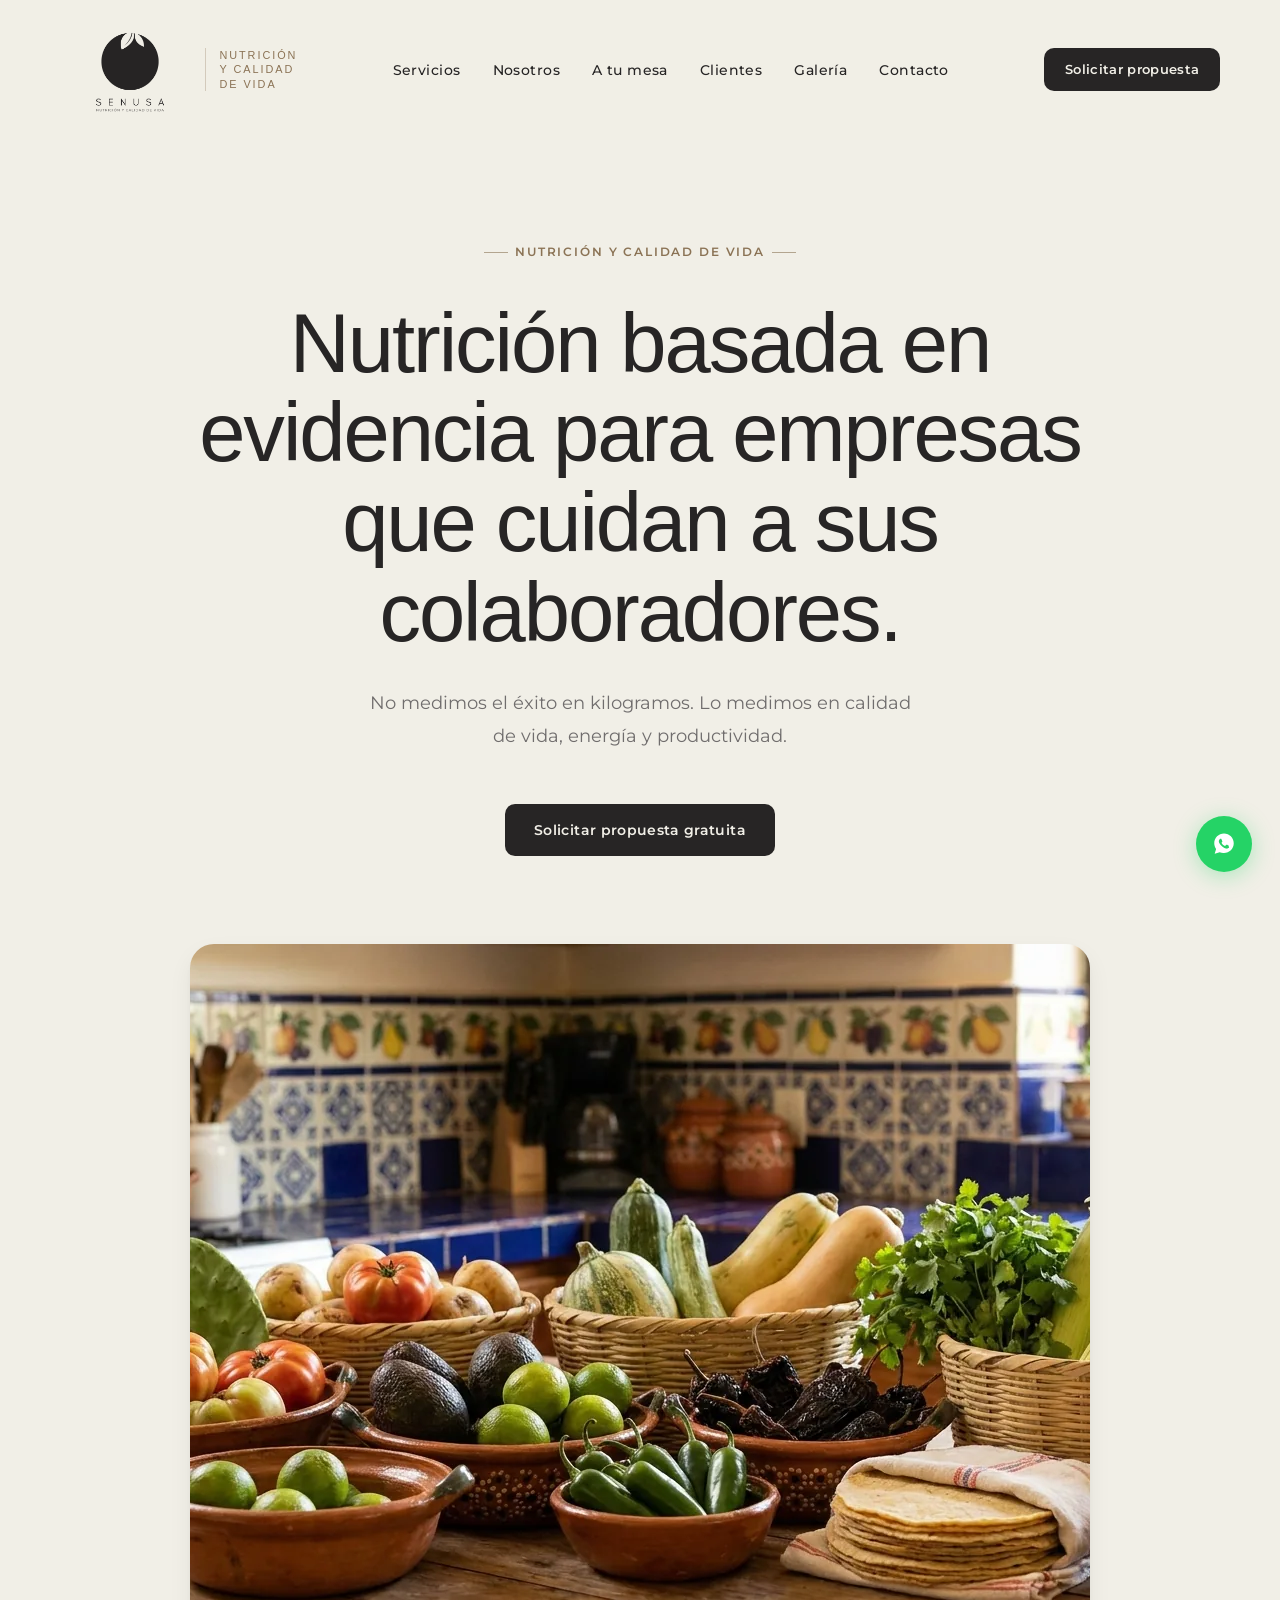
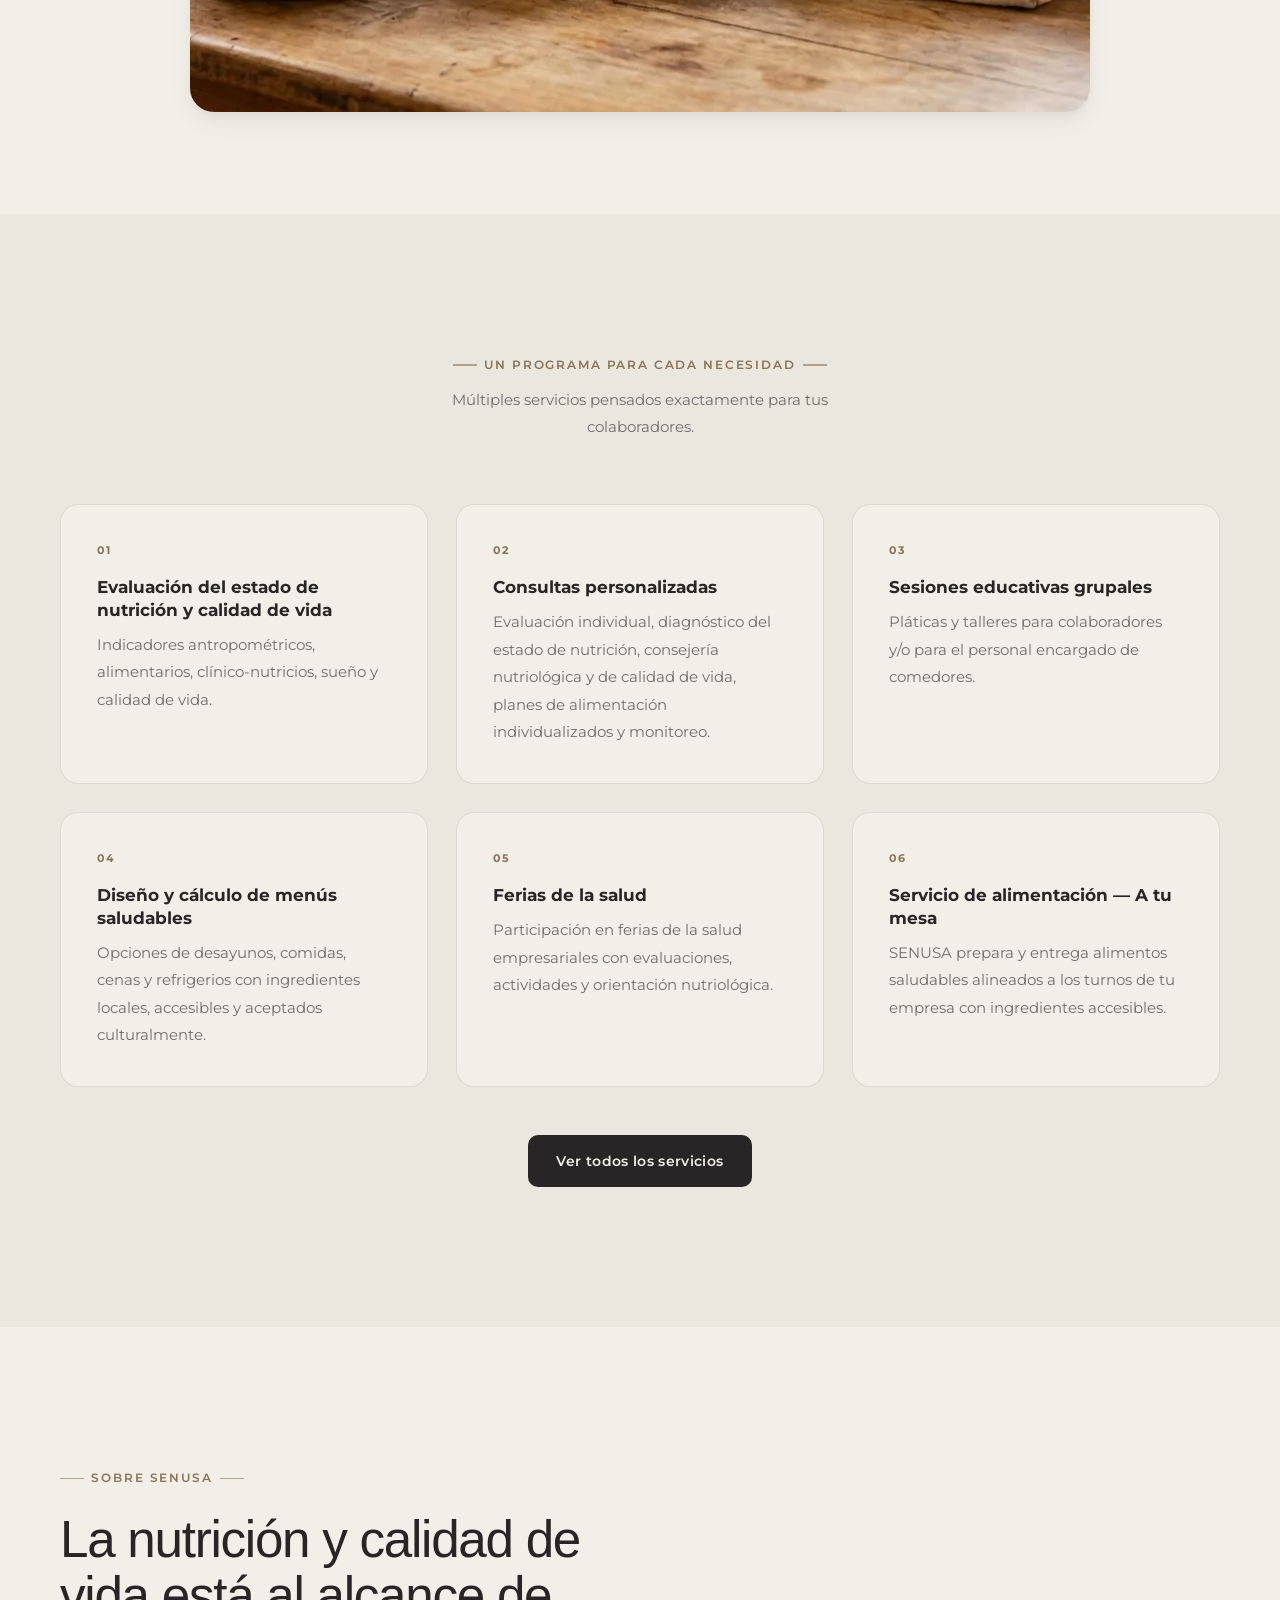
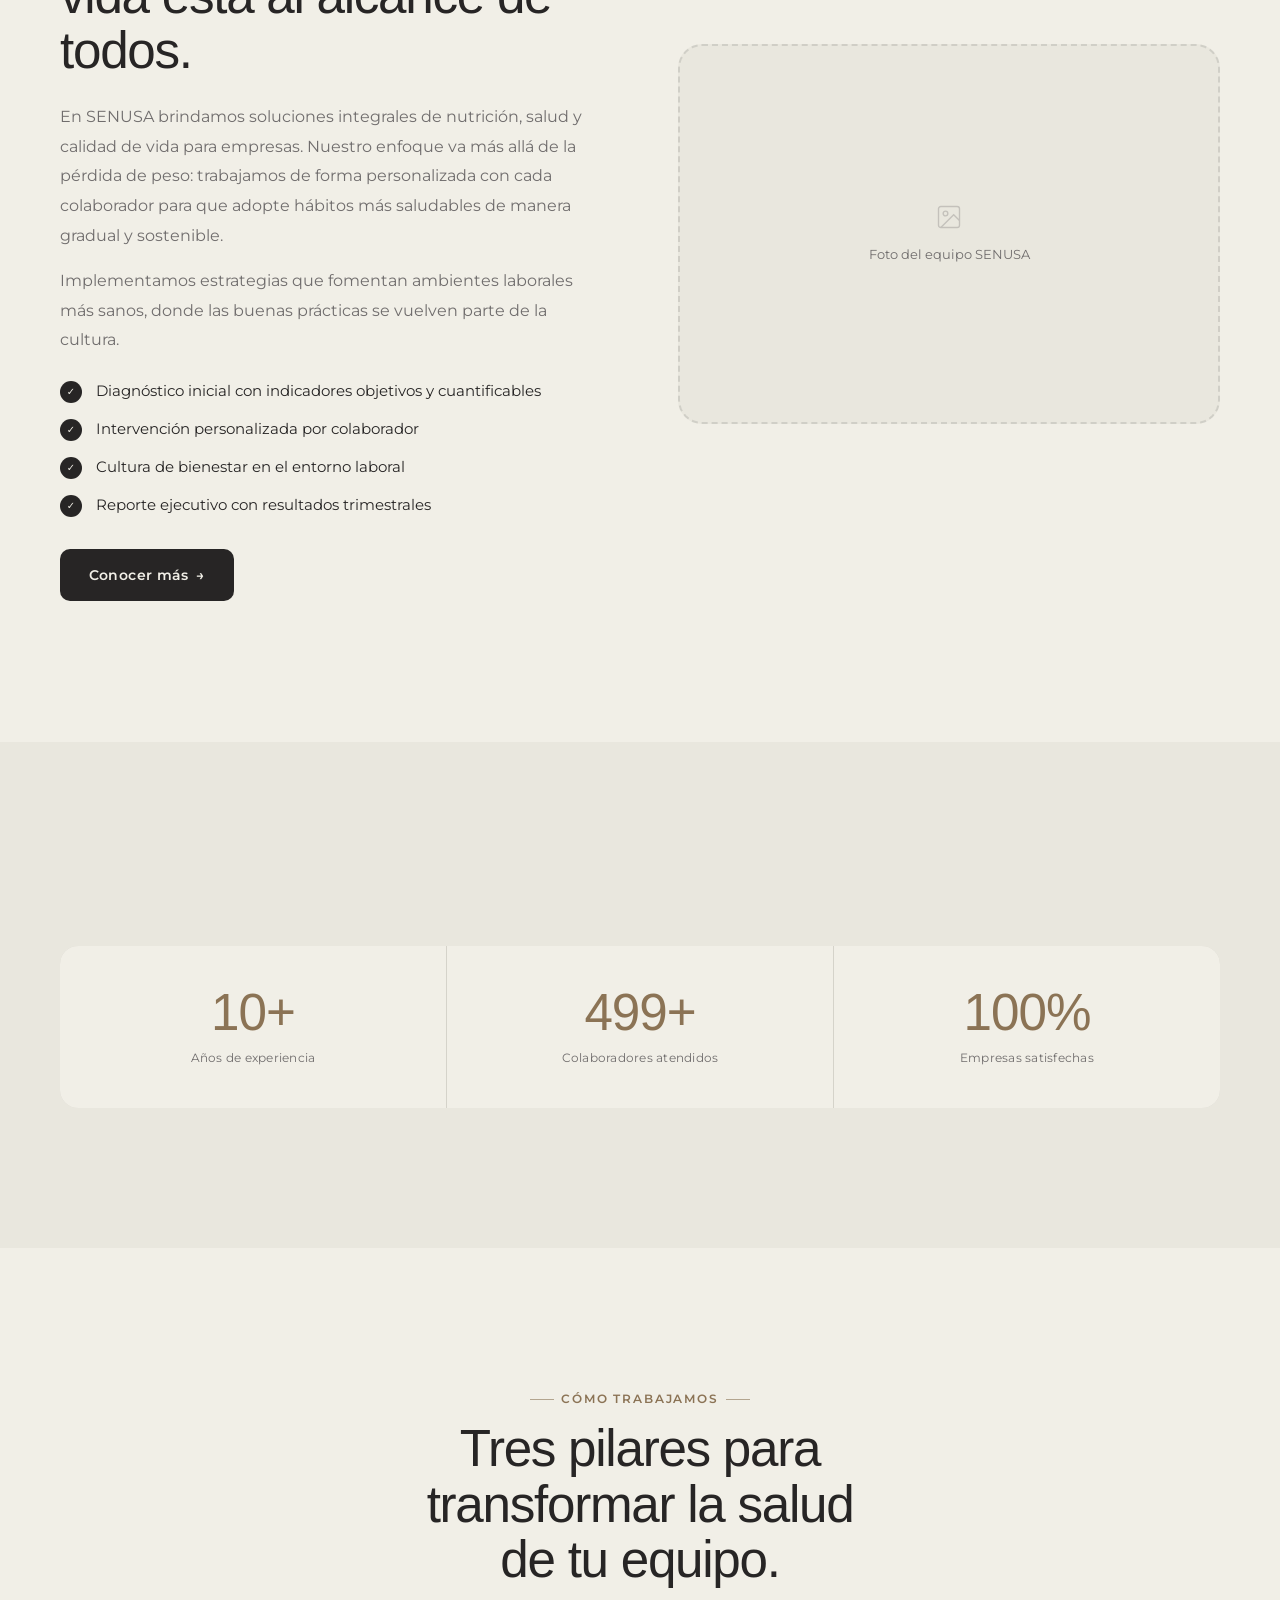
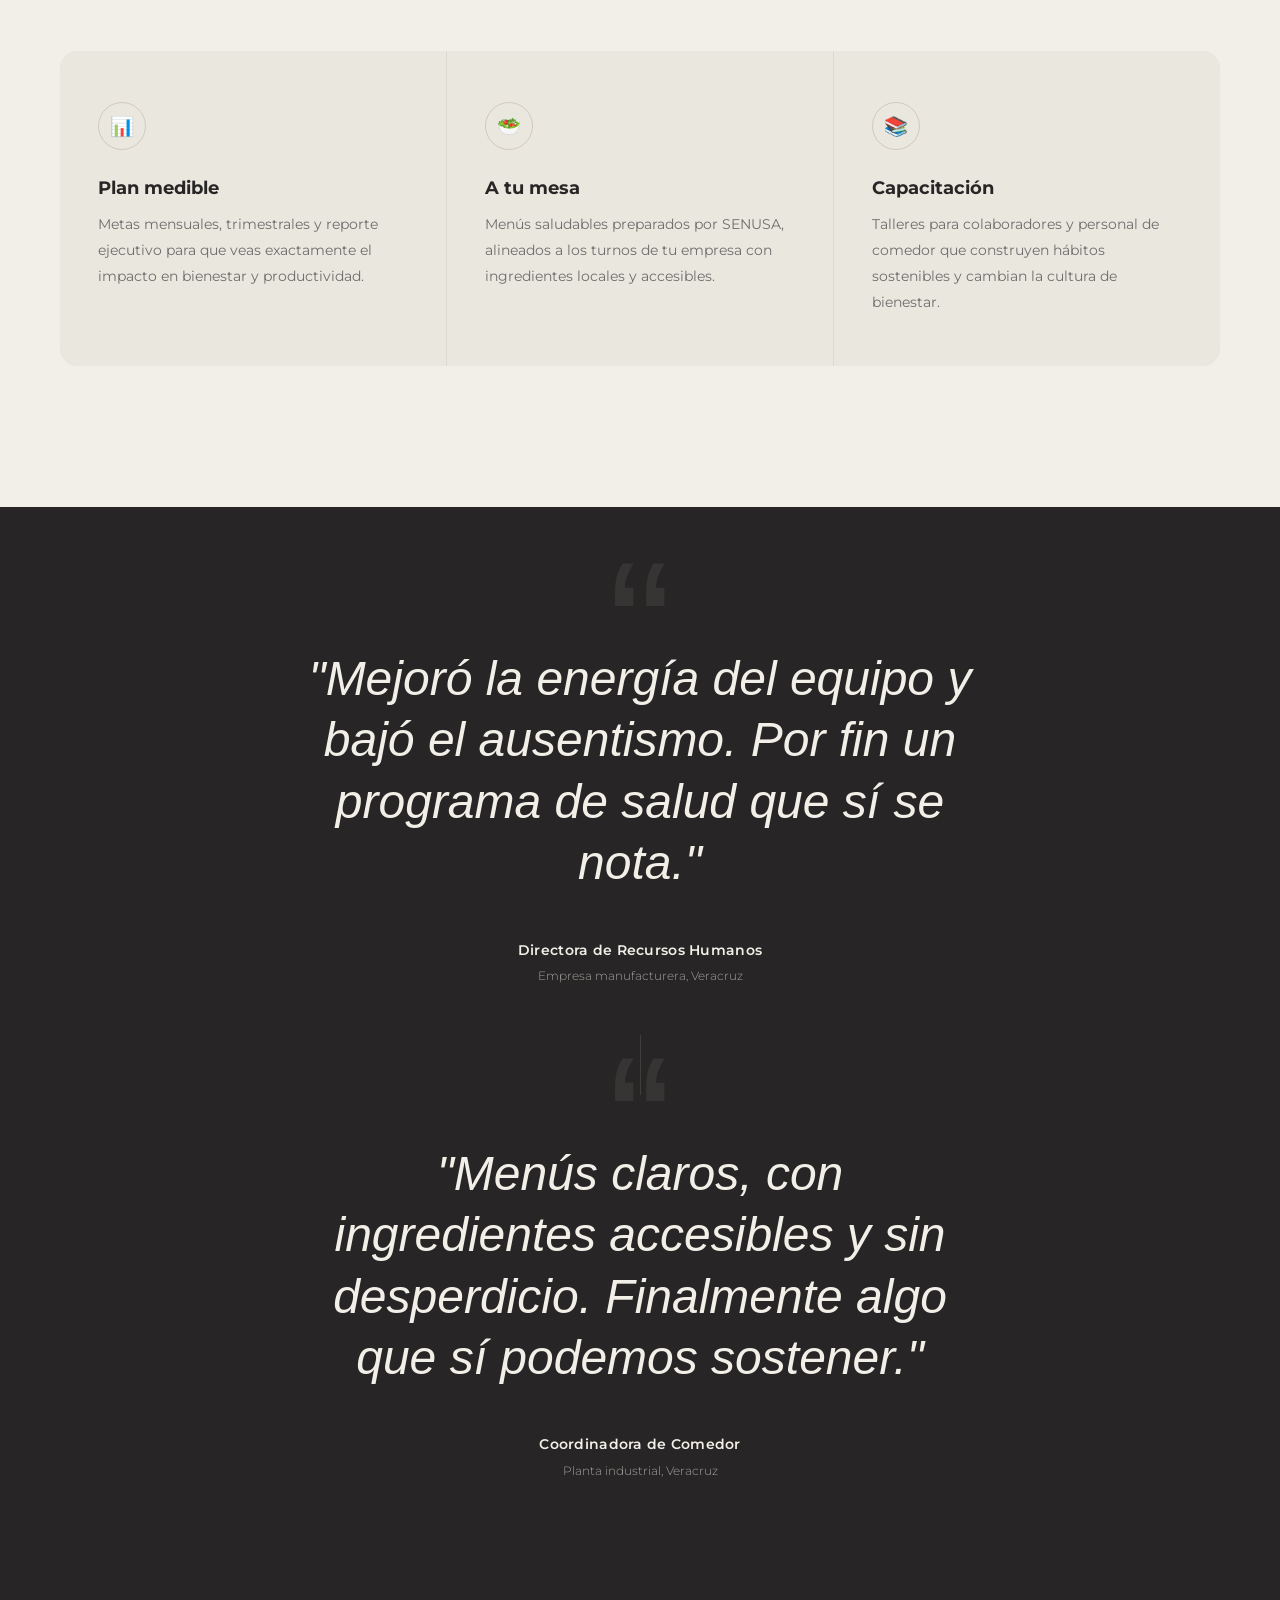
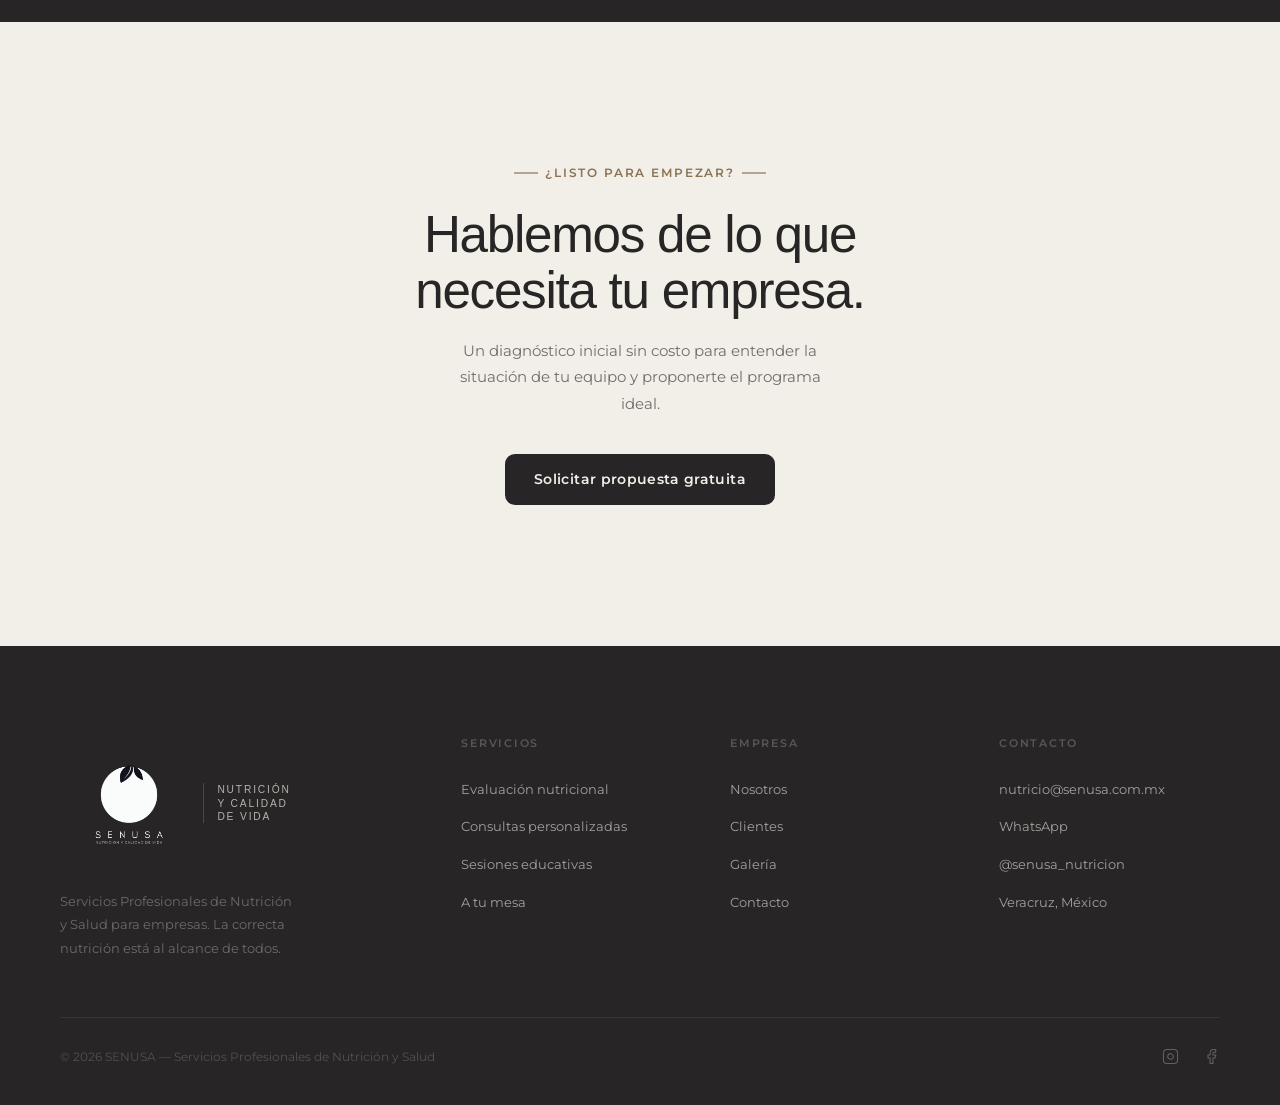
<file: index.html>
<!DOCTYPE html>
<html lang="es-MX">
<head>
  <meta charset="UTF-8">
  <meta name="viewport" content="width=device-width, initial-scale=1.0">
  <title>SENUSA — Nutrición y Calidad de Vida</title>
  <meta name="description" content="Nutrición basada en evidencia para empresas que cuidan a sus colaboradores. No medimos el éxito en kilogramos, lo medimos en calidad de vida, energía y productividad.">
  <meta name="theme-color" content="#f1efe7">
  <link rel="canonical" href="https://senusa.com.mx/">
  <link rel="icon" type="image/png" href="img/logo-senusa.png">
  <link rel="apple-touch-icon" href="img/logo-senusa.png">

  <meta property="og:type" content="website">
  <meta property="og:site_name" content="SENUSA">
  <meta property="og:locale" content="es_MX">
  <meta property="og:url" content="https://senusa.com.mx/">
  <meta property="og:title" content="SENUSA — Nutrición y Calidad de Vida">
  <meta property="og:description" content="Nutrición basada en evidencia para empresas que cuidan a sus colaboradores.">
  <meta property="og:image" content="https://senusa.com.mx/img/logo-senusa.png">
  <meta name="twitter:card" content="summary_large_image">
  <meta name="twitter:title" content="SENUSA — Nutrición y Calidad de Vida">
  <meta name="twitter:description" content="Nutrición basada en evidencia para empresas que cuidan a sus colaboradores.">
  <meta name="twitter:image" content="https://senusa.com.mx/img/logo-senusa.png">

  <link rel="preconnect" href="https://fonts.googleapis.com">
  <link rel="preconnect" href="https://fonts.gstatic.com" crossorigin>
  <link href="https://fonts.googleapis.com/css2?family=Montserrat:ital,wght@0,300;0,400;0,500;0,600;0,700;1,400&display=swap" rel="stylesheet">
  <link rel="stylesheet" href="https://fonts.cdnfonts.com/css/glacial-indifference">
  <link rel="stylesheet" href="css/senusa.css">

  <script type="application/ld+json">
  {
    "@context": "https://schema.org",
    "@type": "LocalBusiness",
    "name": "SENUSA — Servicios Profesionales de Nutrición y Salud",
    "description": "Nutrición basada en evidencia para empresas que cuidan a sus colaboradores.",
    "url": "https://senusa.com.mx/",
    "image": "https://senusa.com.mx/img/logo-senusa.png",
    "logo": "https://senusa.com.mx/img/logo-senusa.png",
    "email": "nutricio@senusa.com.mx",
    "telephone": "+52-229-301-2501",
    "address": {
      "@type": "PostalAddress",
      "addressLocality": "Veracruz",
      "addressRegion": "Veracruz",
      "addressCountry": "MX"
    },
    "areaServed": "MX",
    "sameAs": [
      "https://instagram.com/senusa_nutricion",
      "https://wa.me/522293012501"
    ]
  }
  </script>
</head>
<body>

  <a class="skip-link" href="#main">Saltar al contenido</a>

  <nav class="site-nav" id="site-nav">
    <div class="nav-inner">
      <a href="index.html" class="logo">
        <img src="img/logo-senusa.png" alt="SENUSA — Nutrición y Calidad de Vida" width="126" height="126" style="object-fit:contain">
      <span class="logo-tagline">Nutrición y Calidad de Vida</span>
    </a>
      <ul class="nav-links">
        <li><a href="servicios.html">Servicios</a></li>
        <li><a href="nosotros.html">Nosotros</a></li>
        <li><a href="a-tu-mesa.html">A tu mesa</a></li>
        <li><a href="nuestros-clientes.html">Clientes</a></li>
        <li><a href="galeria.html">Galería</a></li>
        <li><a href="contacto.html">Contacto</a></li>
      </ul>
      <a href="contacto.html" class="btn btn-dark nav-cta" style="font-size:.82rem;padding:.6rem 1.3rem">Solicitar propuesta</a>
      <button class="hamburger" id="ham" aria-label="Menú"><span></span><span></span><span></span></button>
    </div>
  </nav>
  <div class="mob-overlay" id="mob">
    <button class="mob-close" id="mob-close" aria-label="Cerrar">
      <svg width="24" height="24" viewBox="0 0 24 24" fill="none" stroke="currentColor" stroke-width="1.5"><line x1="18" y1="6" x2="6" y2="18"/><line x1="6" y1="6" x2="18" y2="18"/></svg>
    </button>
    <a href="servicios.html">Servicios</a>
    <a href="nosotros.html">Nosotros</a>
    <a href="a-tu-mesa.html">A tu mesa</a>
    <a href="nuestros-clientes.html">Clientes</a>
    <a href="galeria.html">Galería</a>
    <a href="contacto.html">Contacto</a>
    <a href="contacto.html" class="btn btn-dark" style="margin-top:1rem">Solicitar propuesta</a>
  </div>

  <main id="main">

    <!-- ── HERO ───────────────────────────────────────────── -->
    <section class="hero">
      <div class="wrap">
        <div class="eyebrow center fu">NUTRICIÓN Y CALIDAD DE VIDA</div>
        <h1 class="fu d1">Nutrición basada en evidencia para empresas que cuidan a sus colaboradores.</h1>
        <p class="sub fu d2">No medimos el éxito en kilogramos. Lo medimos en calidad de vida, energía y productividad.</p>
        <a href="contacto.html" class="btn btn-dark fu d3">Solicitar propuesta gratuita</a>
        <div class="hero-img fu d4">
          <img class="senusa-photo senusa-photo-hero" src="img/hero-nutricion.webp" alt="Platillos saludables preparados por SENUSA" loading="eager" width="1408" height="768">
        </div>
      </div>
    </section>

    <!-- ── SERVICIOS OVERVIEW ──────────────────────────────── -->
    <section class="alt">
      <div class="wrap">
        <div class="svc-header fu">
          <div class="eyebrow center">Un programa para cada necesidad</div>
          <p style="margin-top:.6rem">Múltiples servicios pensados exactamente para tus colaboradores.</p>
        </div>
        <div class="svc-grid">
          <div class="svc-card fu">
            <span class="svc-num">01</span>
            <h3>Evaluación del estado de nutrición y calidad de vida</h3>
            <p>Indicadores antropométricos, alimentarios, clínico-nutricios, sueño y calidad de vida.</p>
          </div>
          <div class="svc-card fu">
            <span class="svc-num">02</span>
            <h3>Consultas personalizadas</h3>
            <p>Evaluación individual, diagnóstico del estado de nutrición, consejería nutriológica y de calidad de vida, planes de alimentación individualizados y monitoreo.</p>
          </div>
          <div class="svc-card fu">
            <span class="svc-num">03</span>
            <h3>Sesiones educativas grupales</h3>
            <p>Pláticas y talleres para colaboradores y/o para el personal encargado de comedores.</p>
          </div>
          <div class="svc-card fu">
            <span class="svc-num">04</span>
            <h3>Diseño y cálculo de menús saludables</h3>
            <p>Opciones de desayunos, comidas, cenas y refrigerios con ingredientes locales, accesibles y aceptados culturalmente.</p>
          </div>
          <div class="svc-card fu">
            <span class="svc-num">05</span>
            <h3>Ferias de la salud</h3>
            <p>Participación en ferias de la salud empresariales con evaluaciones, actividades y orientación nutriológica.</p>
          </div>
          <div class="svc-card fu">
            <span class="svc-num">06</span>
            <h3>Servicio de alimentación — A tu mesa</h3>
            <p>SENUSA prepara y entrega alimentos saludables alineados a los turnos de tu empresa con ingredientes accesibles.</p>
          </div>
        </div>
        <div style="text-align:center;margin-top:3rem" class="fu">
          <a href="servicios.html" class="btn btn-dark">Ver todos los servicios</a>
        </div>
      </div>
    </section>

    <!-- ── NOSOTROS PREVIEW ────────────────────────────────── -->
    <section>
      <div class="wrap">
        <div class="split">
          <div class="split-content fu">
            <div class="eyebrow">Sobre SENUSA</div>
            <h2>La nutrición y calidad de vida está al alcance de todos.</h2>
            <p>En SENUSA brindamos soluciones integrales de nutrición, salud y calidad de vida para empresas. Nuestro enfoque va más allá de la pérdida de peso: trabajamos de forma personalizada con cada colaborador para que adopte hábitos más saludables de manera gradual y sostenible.</p>
            <p>Implementamos estrategias que fomentan ambientes laborales más sanos, donde las buenas prácticas se vuelven parte de la cultura.</p>
            <ul class="checklist">
              <li>Diagnóstico inicial con indicadores objetivos y cuantificables</li>
              <li>Intervención personalizada por colaborador</li>
              <li>Cultura de bienestar en el entorno laboral</li>
              <li>Reporte ejecutivo con resultados trimestrales</li>
            </ul>
            <a href="nosotros.html" class="btn btn-dark btn-arrow">Conocer más</a>
          </div>
          <div class="split-img fu d2">
            <div class="ph ph-med">
              <svg width="28" height="28" viewBox="0 0 24 24" fill="none" stroke="currentColor" stroke-width="1.2"><rect x="3" y="3" width="18" height="18" rx="2"/><circle cx="9" cy="9" r="2"/><path d="m21 15-5-5L5 21"/></svg>
              <span>Foto del equipo SENUSA</span>
            </div>
          </div>
        </div>
      </div>
    </section>

    <!-- ── STATS (nuevo) ───────────────────────────────────── -->
    <section class="alt">
      <div class="wrap">
        <div class="stats-row">
          <div class="stat fu">
            <div class="stat-number" data-count="10" data-suffix="+">0</div>
            <div class="stat-label">Años de experiencia</div>
          </div>
          <div class="stat fu">
            <div class="stat-number" data-count="500" data-suffix="+">0</div>
            <div class="stat-label">Colaboradores atendidos</div>
          </div>
          <div class="stat fu">
            <div class="stat-number" data-count="100" data-suffix="%">0</div>
            <div class="stat-label">Empresas satisfechas</div>
          </div>
        </div>
      </div>
    </section>

    <!-- ── TRES PILARES ────────────────────────────────────── -->
    <section>
      <div class="wrap">
        <div style="text-align:center;margin-bottom:clamp(2.5rem,5vw,4rem)" class="fu">
          <div class="eyebrow center">Cómo trabajamos</div>
          <h2 style="margin-top:.75rem;max-width:480px;margin-left:auto;margin-right:auto">Tres pilares para transformar la salud de tu equipo.</h2>
        </div>
        <div class="pillars-grid">
          <div class="pillar fu">
            <div class="pillar-icon">📊</div>
            <h3>Plan medible</h3>
            <p>Metas mensuales, trimestrales y reporte ejecutivo para que veas exactamente el impacto en bienestar y productividad.</p>
          </div>
          <div class="pillar fu">
            <div class="pillar-icon">🥗</div>
            <h3>A tu mesa</h3>
            <p>Menús saludables preparados por SENUSA, alineados a los turnos de tu empresa con ingredientes locales y accesibles.</p>
          </div>
          <div class="pillar fu">
            <div class="pillar-icon">📚</div>
            <h3>Capacitación</h3>
            <p>Talleres para colaboradores y personal de comedor que construyen hábitos sostenibles y cambian la cultura de bienestar.</p>
          </div>
        </div>
      </div>
    </section>

    <!-- ── TESTIMONIALES ────────────────────────────────────── -->
    <section class="dark">
      <div class="wrap-narrow" style="text-align:center">
        <blockquote class="t-quote fu">"Mejoró la energía del equipo y bajó el ausentismo. Por fin un programa de salud que sí se nota."</blockquote>
        <div class="t-source fu d1">
          <span class="t-name">Directora de Recursos Humanos</span>
          <span class="t-role">Empresa manufacturera, Veracruz</span>
        </div>
        <div class="t-divider"></div>
        <blockquote class="t-quote fu">"Menús claros, con ingredientes accesibles y sin desperdicio. Finalmente algo que sí podemos sostener."</blockquote>
        <div class="t-source fu d1">
          <span class="t-name">Coordinadora de Comedor</span>
          <span class="t-role">Planta industrial, Veracruz</span>
        </div>
      </div>
    </section>

    <!-- ── CTA ────────────────────────────────────────────── -->
    <section class="cta-section">
      <div class="wrap fu">
        <div class="eyebrow center">¿Listo para empezar?</div>
        <h2>Hablemos de lo que necesita tu empresa.</h2>
        <p>Un diagnóstico inicial sin costo para entender la situación de tu equipo y proponerte el programa ideal.</p>
        <a href="contacto.html" class="btn btn-dark">Solicitar propuesta gratuita</a>
      </div>
    </section>

  </main>

  <footer class="site-footer">
    <div class="wrap">
      <div class="footer-grid">
        <div class="footer-brand">
          <div class="logo">
            <img src="img/logo-senusa.png" alt="SENUSA — Nutrición y Calidad de Vida" width="114" height="114" style="object-fit:contain"><span class="logo-tagline footer-tagline">Nutrición y Calidad de Vida</span></div>
          <p>Servicios Profesionales de Nutrición y Salud para empresas. La correcta nutrición está al alcance de todos.</p>
        </div>
        <div class="footer-col">
          <h6>Servicios</h6>
          <ul class="footer-links">
            <li><a href="servicios.html">Evaluación nutricional</a></li>
            <li><a href="servicios.html">Consultas personalizadas</a></li>
            <li><a href="servicios.html">Sesiones educativas</a></li>
            <li><a href="a-tu-mesa.html">A tu mesa</a></li>
          </ul>
        </div>
        <div class="footer-col">
          <h6>Empresa</h6>
          <ul class="footer-links">
            <li><a href="nosotros.html">Nosotros</a></li>
            <li><a href="nuestros-clientes.html">Clientes</a></li>
            <li><a href="galeria.html">Galería</a></li>
            <li><a href="contacto.html">Contacto</a></li>
          </ul>
        </div>
        <div class="footer-col">
          <h6>Contacto</h6>
          <ul class="footer-links">
            <li><a href="mailto:nutricio@senusa.com.mx">nutricio@senusa.com.mx</a></li>
            <li><a href="https://wa.me/522293012501" target="_blank" rel="noopener">WhatsApp</a></li>
            <li><a href="https://instagram.com/senusa_nutricion" target="_blank" rel="noopener">@senusa_nutricion</a></li>
            <li><span>Veracruz, México</span></li>
          </ul>
        </div>
      </div>
      <div class="footer-bottom">
        <span>© 2026 SENUSA — Servicios Profesionales de Nutrición y Salud</span>
        <div class="footer-social">
          <a href="https://instagram.com/senusa_nutricion" target="_blank" rel="noopener" aria-label="Instagram">
            <svg width="17" height="17" viewBox="0 0 24 24" fill="none" stroke="currentColor" stroke-width="1.5"><rect width="20" height="20" x="2" y="2" rx="5"/><path d="M16 11.37A4 4 0 1 1 12.63 8 4 4 0 0 1 16 11.37z"/><line x1="17.5" x2="17.51" y1="6.5" y2="6.5"/></svg>
          </a>
          <a href="https://facebook.com/senusa" target="_blank" rel="noopener" aria-label="Facebook">
            <svg width="17" height="17" viewBox="0 0 24 24" fill="none" stroke="currentColor" stroke-width="1.5"><path d="M18 2h-3a5 5 0 0 0-5 5v3H7v4h3v8h4v-8h3l1-4h-4V7a1 1 0 0 1 1-1h3z"/></svg>
          </a>
        </div>
      </div>
    </div>
  </footer>

  <a href="https://wa.me/522293012501" class="wa-fab" aria-label="WhatsApp" target="_blank" rel="noopener">
    <svg width="26" height="26" viewBox="0 0 32 32" fill="white"><path d="M16 3C9.37 3 4 8.37 4 15c0 2.61.85 5.03 2.29 7.01L4.5 28l6.18-1.76A12.92 12.92 0 0 0 16 27c6.63 0 12-5.37 12-12S22.63 3 16 3Zm6.42 17.13c-.27.76-1.57 1.44-2.15 1.53-.55.08-1.25.12-2.02-.13-.47-.15-1.07-.35-1.83-.69-3.22-1.39-5.32-4.6-5.48-4.81-.16-.22-1.3-1.73-1.3-3.3 0-1.57.82-2.34 1.12-2.66.29-.32.63-.4.84-.4.21 0 .42.002.6.01.19.01.45-.07.7.54.27.63.91 2.21.99 2.37.08.16.13.35.03.56-.1.21-.15.34-.3.52-.15.18-.32.4-.45.54-.15.15-.3.32-.13.63.17.31.76 1.26 1.64 2.04 1.13 1.01 2.08 1.32 2.39 1.47.31.15.49.13.67-.08.18-.21.77-.9.97-1.21.2-.31.4-.26.67-.16.27.1 1.72.81 2.01.96.3.15.5.22.57.35.07.12.07.7-.2 1.46Z"/></svg>
  </a>

  <script src="js/senusa.js"></script>
</body>
</html>
</file>
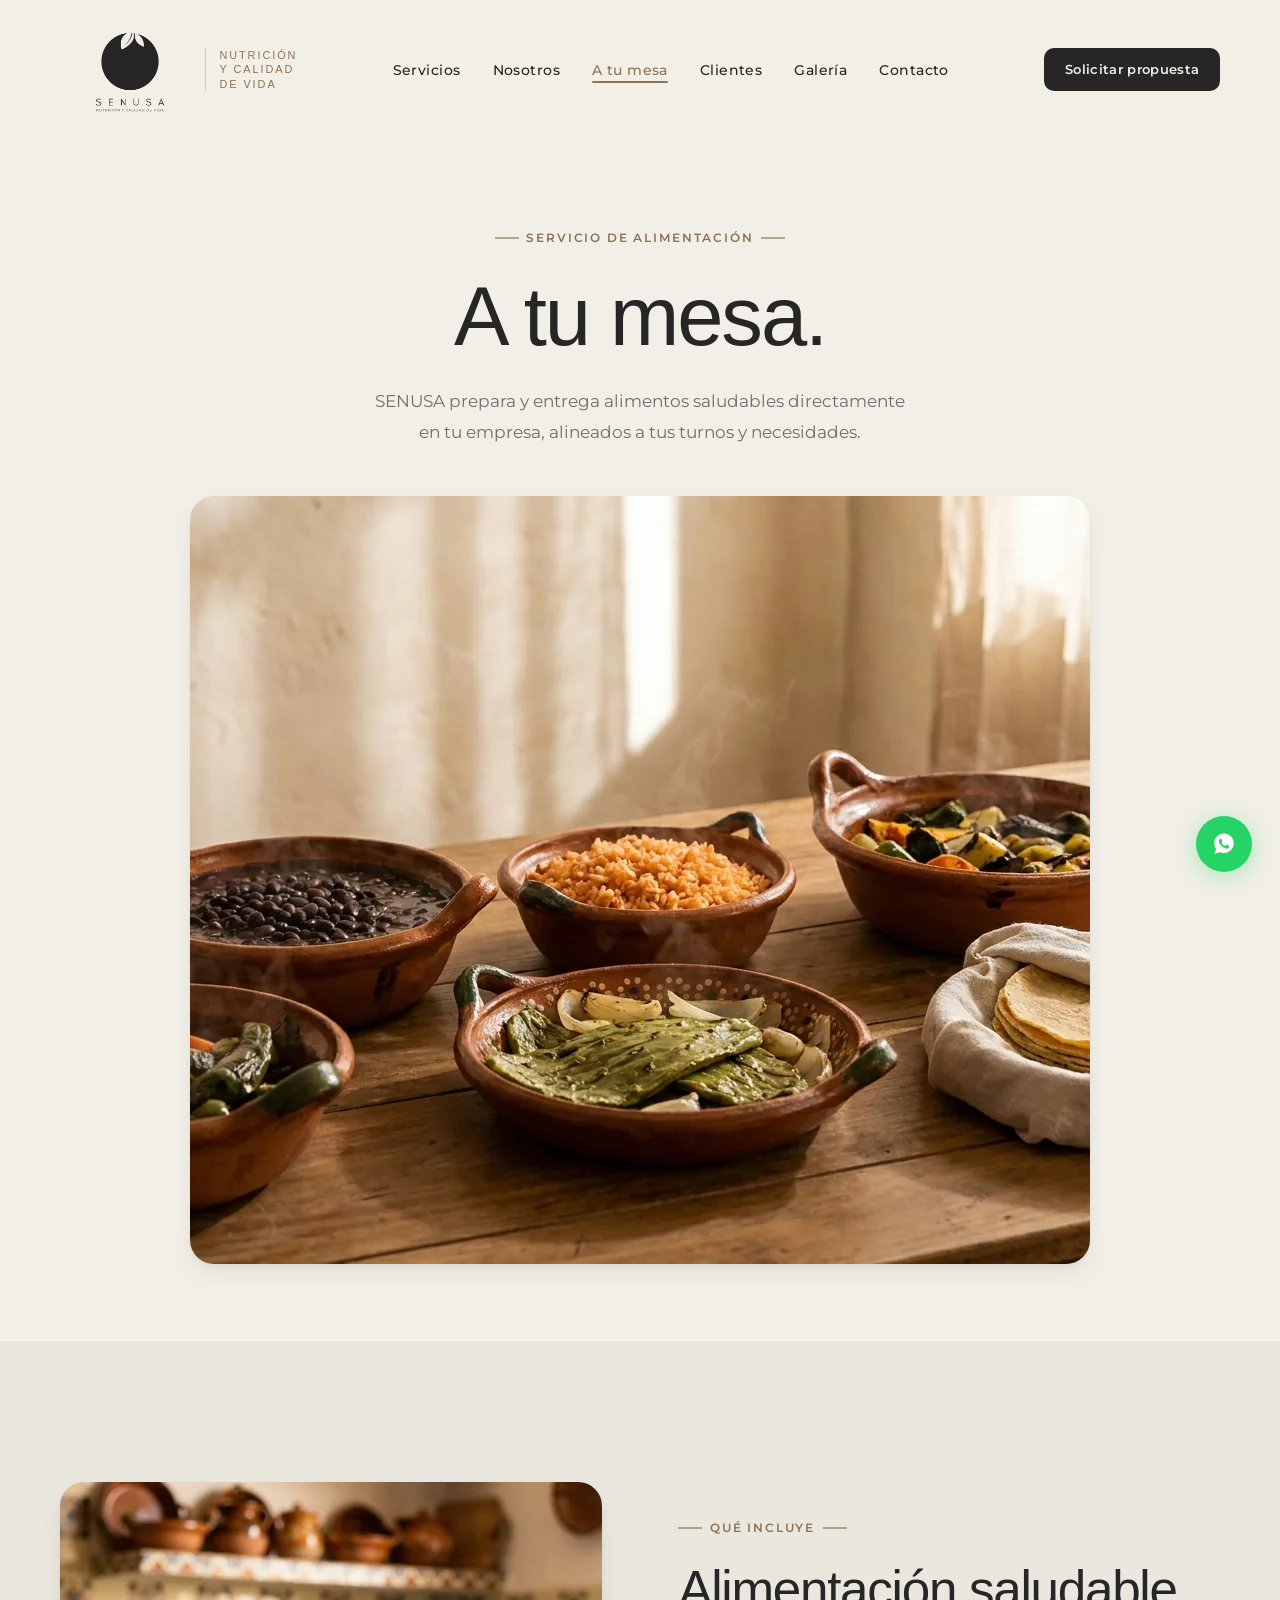
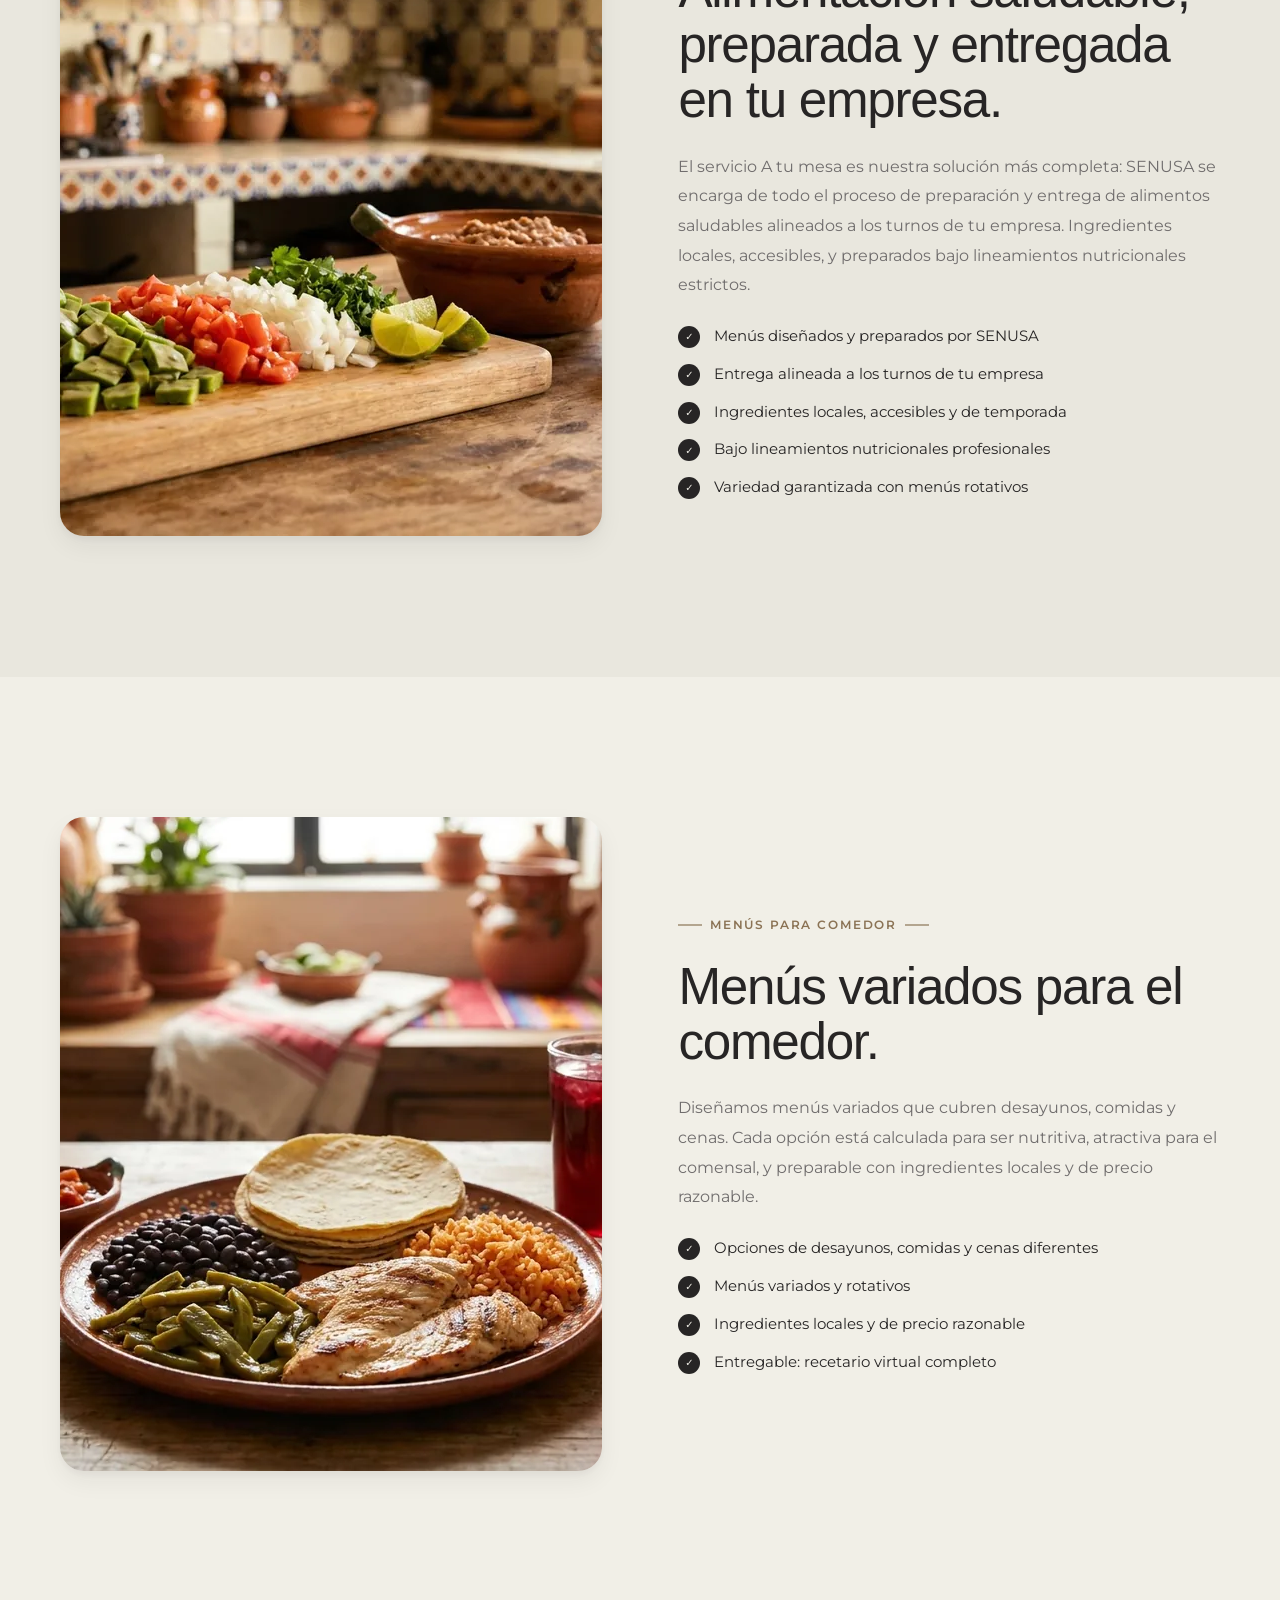
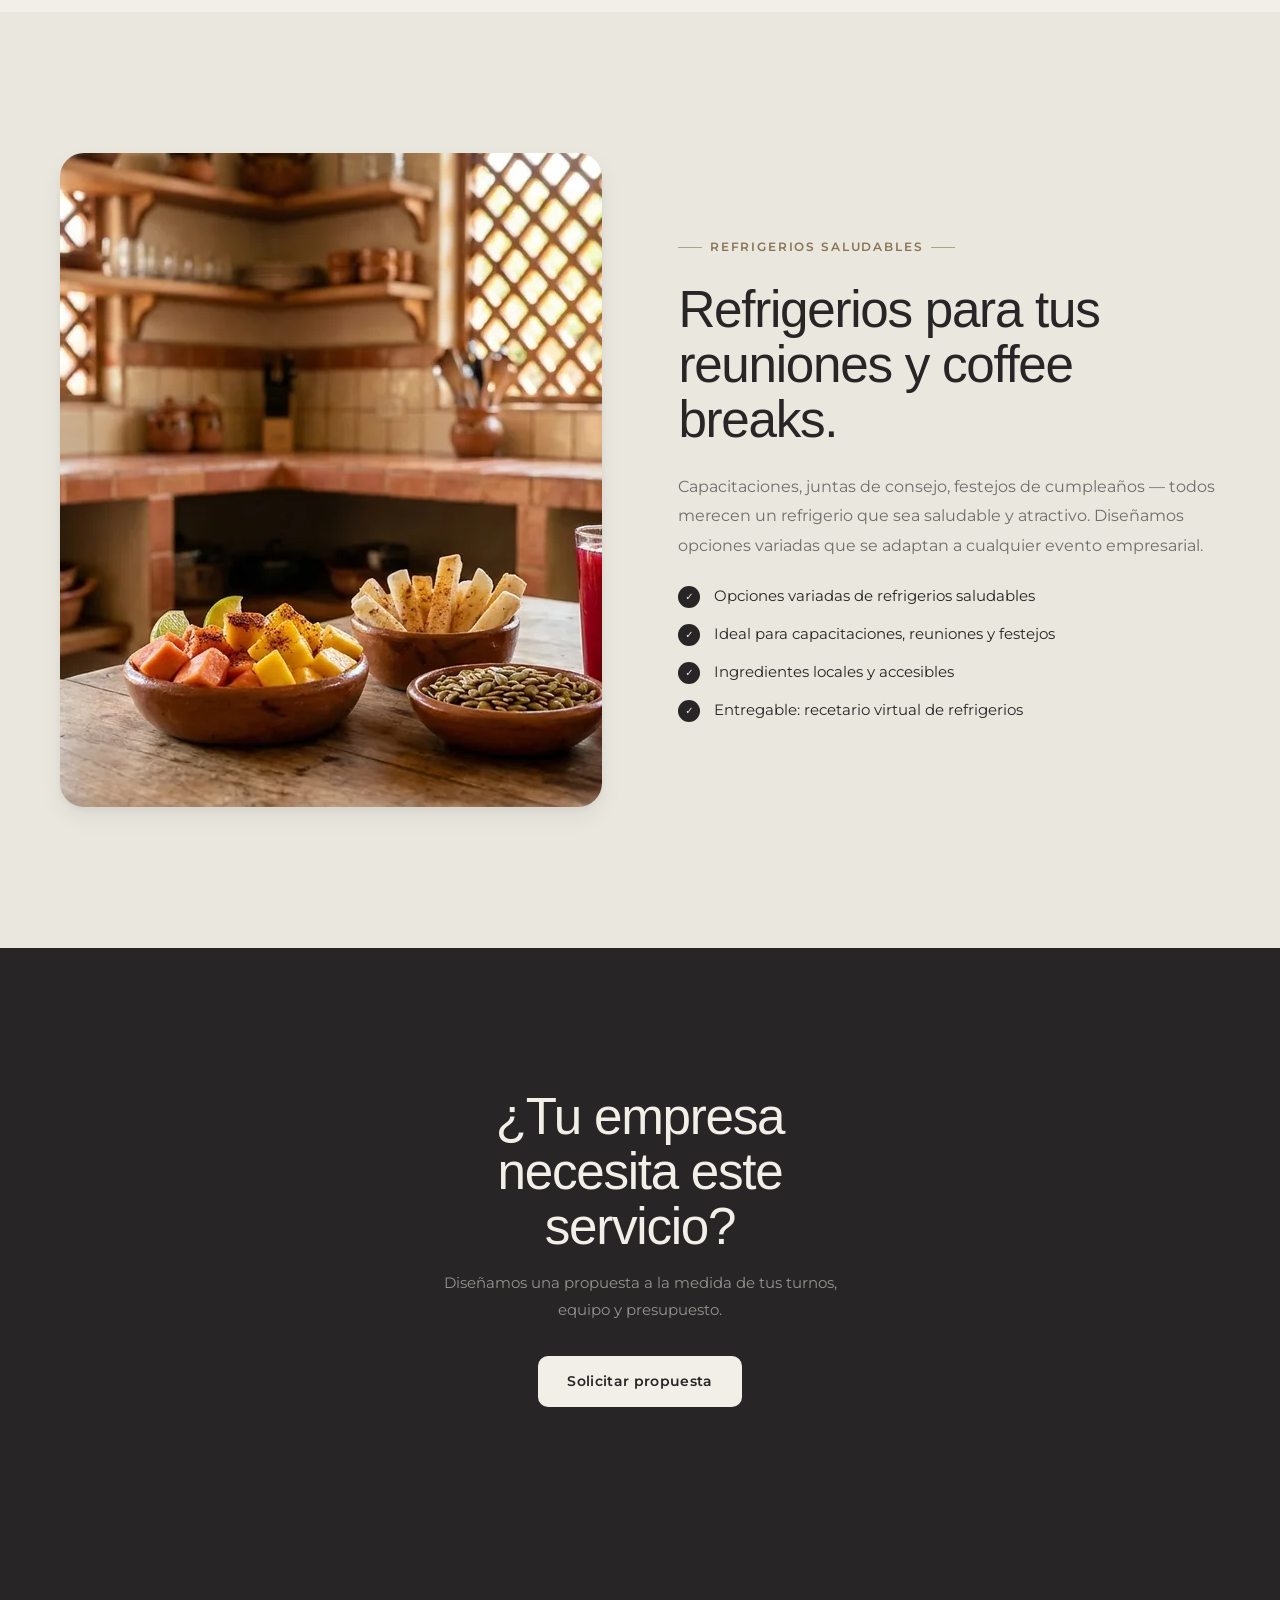
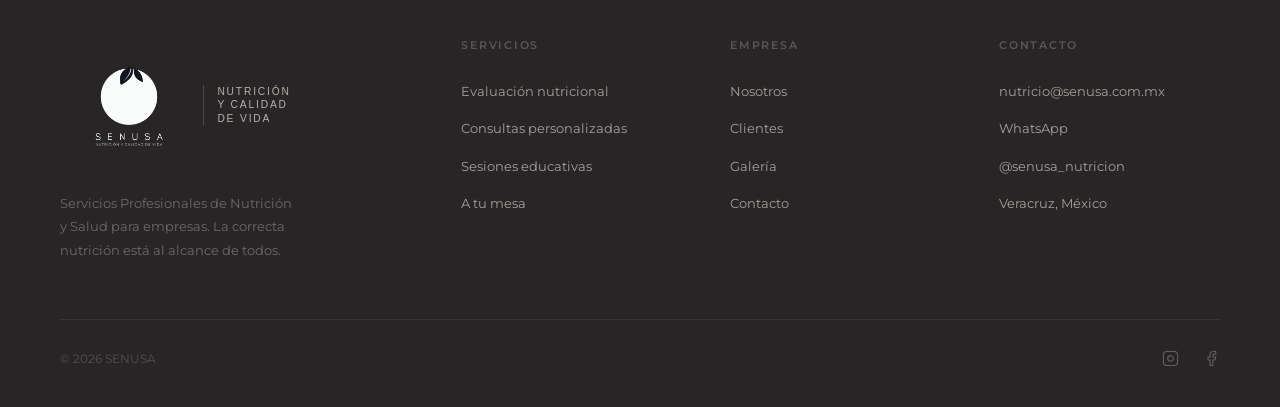
<file: a-tu-mesa.html>
<!DOCTYPE html>
<html lang="es-MX">
<head>
  <meta charset="UTF-8"><meta name="viewport" content="width=device-width, initial-scale=1.0">
  <title>A tu mesa — SENUSA</title>
  <meta name="description" content="SENUSA prepara y entrega alimentos saludables directamente en tu empresa, alineados a tus turnos con ingredientes locales y accesibles.">
  <meta name="theme-color" content="#f1efe7">
  <link rel="canonical" href="https://senusa.com.mx/a-tu-mesa.html">
  <link rel="icon" type="image/png" href="img/logo-senusa.png">
  <link rel="apple-touch-icon" href="img/logo-senusa.png">
  <meta property="og:type" content="website">
  <meta property="og:site_name" content="SENUSA">
  <meta property="og:locale" content="es_MX">
  <meta property="og:url" content="https://senusa.com.mx/a-tu-mesa.html">
  <meta property="og:title" content="A tu mesa — SENUSA">
  <meta property="og:description" content="Alimentos saludables preparados por SENUSA, entregados en tu empresa.">
  <meta property="og:image" content="https://senusa.com.mx/img/logo-senusa.png">
  <meta name="twitter:card" content="summary_large_image">
  <meta name="twitter:title" content="A tu mesa — SENUSA">
  <meta name="twitter:description" content="Alimentos saludables preparados por SENUSA, entregados en tu empresa.">
  <meta name="twitter:image" content="https://senusa.com.mx/img/logo-senusa.png">
  <link rel="preconnect" href="https://fonts.googleapis.com"><link rel="preconnect" href="https://fonts.gstatic.com" crossorigin>
  <link href="https://fonts.googleapis.com/css2?family=Montserrat:ital,wght@0,300;0,400;0,500;0,600;0,700;1,400&display=swap" rel="stylesheet">
  <link rel="stylesheet" href="https://fonts.cdnfonts.com/css/glacial-indifference">
  <link rel="stylesheet" href="css/senusa.css">
</head>
<body>
  <a class="skip-link" href="#main">Saltar al contenido</a>
  <nav class="site-nav" id="site-nav"><div class="nav-inner">
    <a href="index.html" class="logo"><img src="img/logo-senusa.png" alt="SENUSA — Nutrición y Calidad de Vida" width="126" height="126" style="object-fit:contain">
      <span class="logo-tagline">Nutrición y Calidad de Vida</span>
    </a>
    <ul class="nav-links"><li><a href="servicios.html">Servicios</a></li><li><a href="nosotros.html">Nosotros</a></li><li><a href="a-tu-mesa.html" class="active" aria-current="page">A tu mesa</a></li><li><a href="nuestros-clientes.html">Clientes</a></li><li><a href="galeria.html">Galería</a></li><li><a href="contacto.html">Contacto</a></li></ul>
    <a href="contacto.html" class="btn btn-dark nav-cta" style="font-size:.82rem;padding:.6rem 1.3rem">Solicitar propuesta</a>
    <button class="hamburger" id="ham" aria-label="Menú"><span></span><span></span><span></span></button>
  </div></nav>
  <div class="mob-overlay" id="mob"><button class="mob-close" id="mob-close" aria-label="Cerrar"><svg width="24" height="24" viewBox="0 0 24 24" fill="none" stroke="currentColor" stroke-width="1.5"><line x1="18" y1="6" x2="6" y2="18"/><line x1="6" y1="6" x2="18" y2="18"/></svg></button><a href="servicios.html">Servicios</a><a href="nosotros.html">Nosotros</a><a href="a-tu-mesa.html">A tu mesa</a><a href="nuestros-clientes.html">Clientes</a><a href="galeria.html">Galería</a><a href="contacto.html">Contacto</a><a href="contacto.html" class="btn btn-dark" style="margin-top:1rem">Solicitar propuesta</a></div>

  <main id="main">
    <section class="page-hero">
      <div class="wrap">
        <div class="eyebrow center fu">Servicio de alimentación</div>
        <h1 class="fu d1">A tu mesa.</h1>
        <p class="sub fu d2">SENUSA prepara y entrega alimentos saludables directamente en tu empresa, alineados a tus turnos y necesidades.</p>
        <div style="margin-top:3rem" class="fu d3">
          <img class="senusa-photo senusa-photo-hero" src="img/atm-hero.webp" alt="Servicio de alimentación A tu mesa de SENUSA" loading="eager" width="1408" height="768">
        </div>
      </div>
    </section>

    <section class="alt">
      <div class="wrap">
        <div class="split rev">
          <div class="split-content fu">
            <div class="eyebrow">Qué incluye</div>
            <h2>Alimentación saludable, preparada y entregada en tu empresa.</h2>
            <p>El servicio A tu mesa es nuestra solución más completa: SENUSA se encarga de todo el proceso de preparación y entrega de alimentos saludables alineados a los turnos de tu empresa. Ingredientes locales, accesibles, y preparados bajo lineamientos nutricionales estrictos.</p>
            <ul class="checklist">
              <li>Menús diseñados y preparados por SENUSA</li>
              <li>Entrega alineada a los turnos de tu empresa</li>
              <li>Ingredientes locales, accesibles y de temporada</li>
              <li>Bajo lineamientos nutricionales profesionales</li>
              <li>Variedad garantizada con menús rotativos</li>
            </ul>
          </div>
          <div class="split-img fu d2">
            <img class="senusa-photo" src="img/atm-preparacion.webp" alt="Preparación de alimentos saludables" loading="lazy" width="1200" height="654">
          </div>
        </div>
      </div>
    </section>

    <section>
      <div class="wrap">
        <div class="split">
          <div class="split-img fu">
            <img class="senusa-photo" src="img/atm-comedor.webp" alt="Platillos saludables servidos en comedor" loading="lazy" width="1200" height="654">
          </div>
          <div class="split-content fu d2">
            <div class="eyebrow">Menús para comedor</div>
            <h2>Menús variados para el comedor.</h2>
            <p>Diseñamos menús variados que cubren desayunos, comidas y cenas. Cada opción está calculada para ser nutritiva, atractiva para el comensal, y preparable con ingredientes locales y de precio razonable.</p>
            <ul class="checklist">
              <li>Opciones de desayunos, comidas y cenas diferentes</li>
              <li>Menús variados y rotativos</li>
              <li>Ingredientes locales y de precio razonable</li>
              <li>Entregable: recetario virtual completo</li>
            </ul>
          </div>
        </div>
      </div>
    </section>

    <section class="alt">
      <div class="wrap">
        <div class="split rev">
          <div class="split-content fu">
            <div class="eyebrow">Refrigerios saludables</div>
            <h2>Refrigerios para tus reuniones y coffee breaks.</h2>
            <p>Capacitaciones, juntas de consejo, festejos de cumpleaños — todos merecen un refrigerio que sea saludable y atractivo. Diseñamos opciones variadas que se adaptan a cualquier evento empresarial.</p>
            <ul class="checklist">
              <li>Opciones variadas de refrigerios saludables</li>
              <li>Ideal para capacitaciones, reuniones y festejos</li>
              <li>Ingredientes locales y accesibles</li>
              <li>Entregable: recetario virtual de refrigerios</li>
            </ul>
          </div>
          <div class="split-img fu d2">
            <img class="senusa-photo" src="img/atm-refrigerios.webp" alt="Refrigerios saludables para empresas" loading="lazy" width="1200" height="654">
          </div>
        </div>
      </div>
    </section>

    <section class="dark">
      <div class="wrap" style="text-align:center">
        <h2 class="fu" style="color:#f1efe7;max-width:480px;margin:0 auto 1rem">¿Tu empresa necesita este servicio?</h2>
        <p class="fu d1" style="color:rgba(241,239,231,.55);max-width:400px;margin:0 auto 2rem;font-size:.95rem">Diseñamos una propuesta a la medida de tus turnos, equipo y presupuesto.</p>
        <a href="contacto.html" class="btn btn-light fu d2">Solicitar propuesta</a>
      </div>
    </section>
  </main>

  <footer class="site-footer"><div class="wrap"><div class="footer-grid"><div class="footer-brand"><div class="logo"><img src="img/logo-senusa.png" alt="SENUSA — Nutrición y Calidad de Vida" width="114" height="114" style="object-fit:contain;"><span class="logo-tagline footer-tagline">Nutrición y Calidad de Vida</span></div><p>Servicios Profesionales de Nutrición y Salud para empresas. La correcta nutrición está al alcance de todos.</p></div><div class="footer-col"><h6>Servicios</h6><ul class="footer-links"><li><a href="servicios.html">Evaluación nutricional</a></li><li><a href="servicios.html">Consultas personalizadas</a></li><li><a href="servicios.html">Sesiones educativas</a></li><li><a href="a-tu-mesa.html">A tu mesa</a></li></ul></div><div class="footer-col"><h6>Empresa</h6><ul class="footer-links"><li><a href="nosotros.html">Nosotros</a></li><li><a href="nuestros-clientes.html">Clientes</a></li><li><a href="galeria.html">Galería</a></li><li><a href="contacto.html">Contacto</a></li></ul></div><div class="footer-col"><h6>Contacto</h6><ul class="footer-links"><li><a href="mailto:nutricio@senusa.com.mx">nutricio@senusa.com.mx</a></li><li><a href="https://wa.me/522293012501" target="_blank" rel="noopener">WhatsApp</a></li><li><a href="https://instagram.com/senusa_nutricion" target="_blank" rel="noopener">@senusa_nutricion</a></li><li><span>Veracruz, México</span></li></ul></div></div><div class="footer-bottom"><span>© 2026 SENUSA</span><div class="footer-social"><a href="https://instagram.com/senusa_nutricion" target="_blank" rel="noopener" aria-label="Instagram"><svg width="17" height="17" viewBox="0 0 24 24" fill="none" stroke="currentColor" stroke-width="1.5"><rect width="20" height="20" x="2" y="2" rx="5"/><path d="M16 11.37A4 4 0 1 1 12.63 8 4 4 0 0 1 16 11.37z"/><line x1="17.5" x2="17.51" y1="6.5" y2="6.5"/></svg></a><a href="https://facebook.com/senusa" target="_blank" rel="noopener" aria-label="Facebook"><svg width="17" height="17" viewBox="0 0 24 24" fill="none" stroke="currentColor" stroke-width="1.5"><path d="M18 2h-3a5 5 0 0 0-5 5v3H7v4h3v8h4v-8h3l1-4h-4V7a1 1 0 0 1 1-1h3z"/></svg></a></div></div></div></footer>
  <a href="https://wa.me/522293012501" class="wa-fab" aria-label="WhatsApp" target="_blank" rel="noopener"><svg width="26" height="26" viewBox="0 0 32 32" fill="white"><path d="M16 3C9.37 3 4 8.37 4 15c0 2.61.85 5.03 2.29 7.01L4.5 28l6.18-1.76A12.92 12.92 0 0 0 16 27c6.63 0 12-5.37 12-12S22.63 3 16 3Zm6.42 17.13c-.27.76-1.57 1.44-2.15 1.53-.55.08-1.25.12-2.02-.13-.47-.15-1.07-.35-1.83-.69-3.22-1.39-5.32-4.6-5.48-4.81-.16-.22-1.3-1.73-1.3-3.3 0-1.57.82-2.34 1.12-2.66.29-.32.63-.4.84-.4.21 0 .42.002.6.01.19.01.45-.07.7.54.27.63.91 2.21.99 2.37.08.16.13.35.03.56-.1.21-.15.34-.3.52-.15.18-.32.4-.45.54-.15.15-.3.32-.13.63.17.31.76 1.26 1.64 2.04 1.13 1.01 2.08 1.32 2.39 1.47.31.15.49.13.67-.08.18-.21.77-.9.97-1.21.2-.31.4-.26.67-.16.27.1 1.72.81 2.01.96.3.15.5.22.57.35.07.12.07.7-.2 1.46Z"/></svg></a>
  <script src="js/senusa.js"></script>
</body></html>
</file>
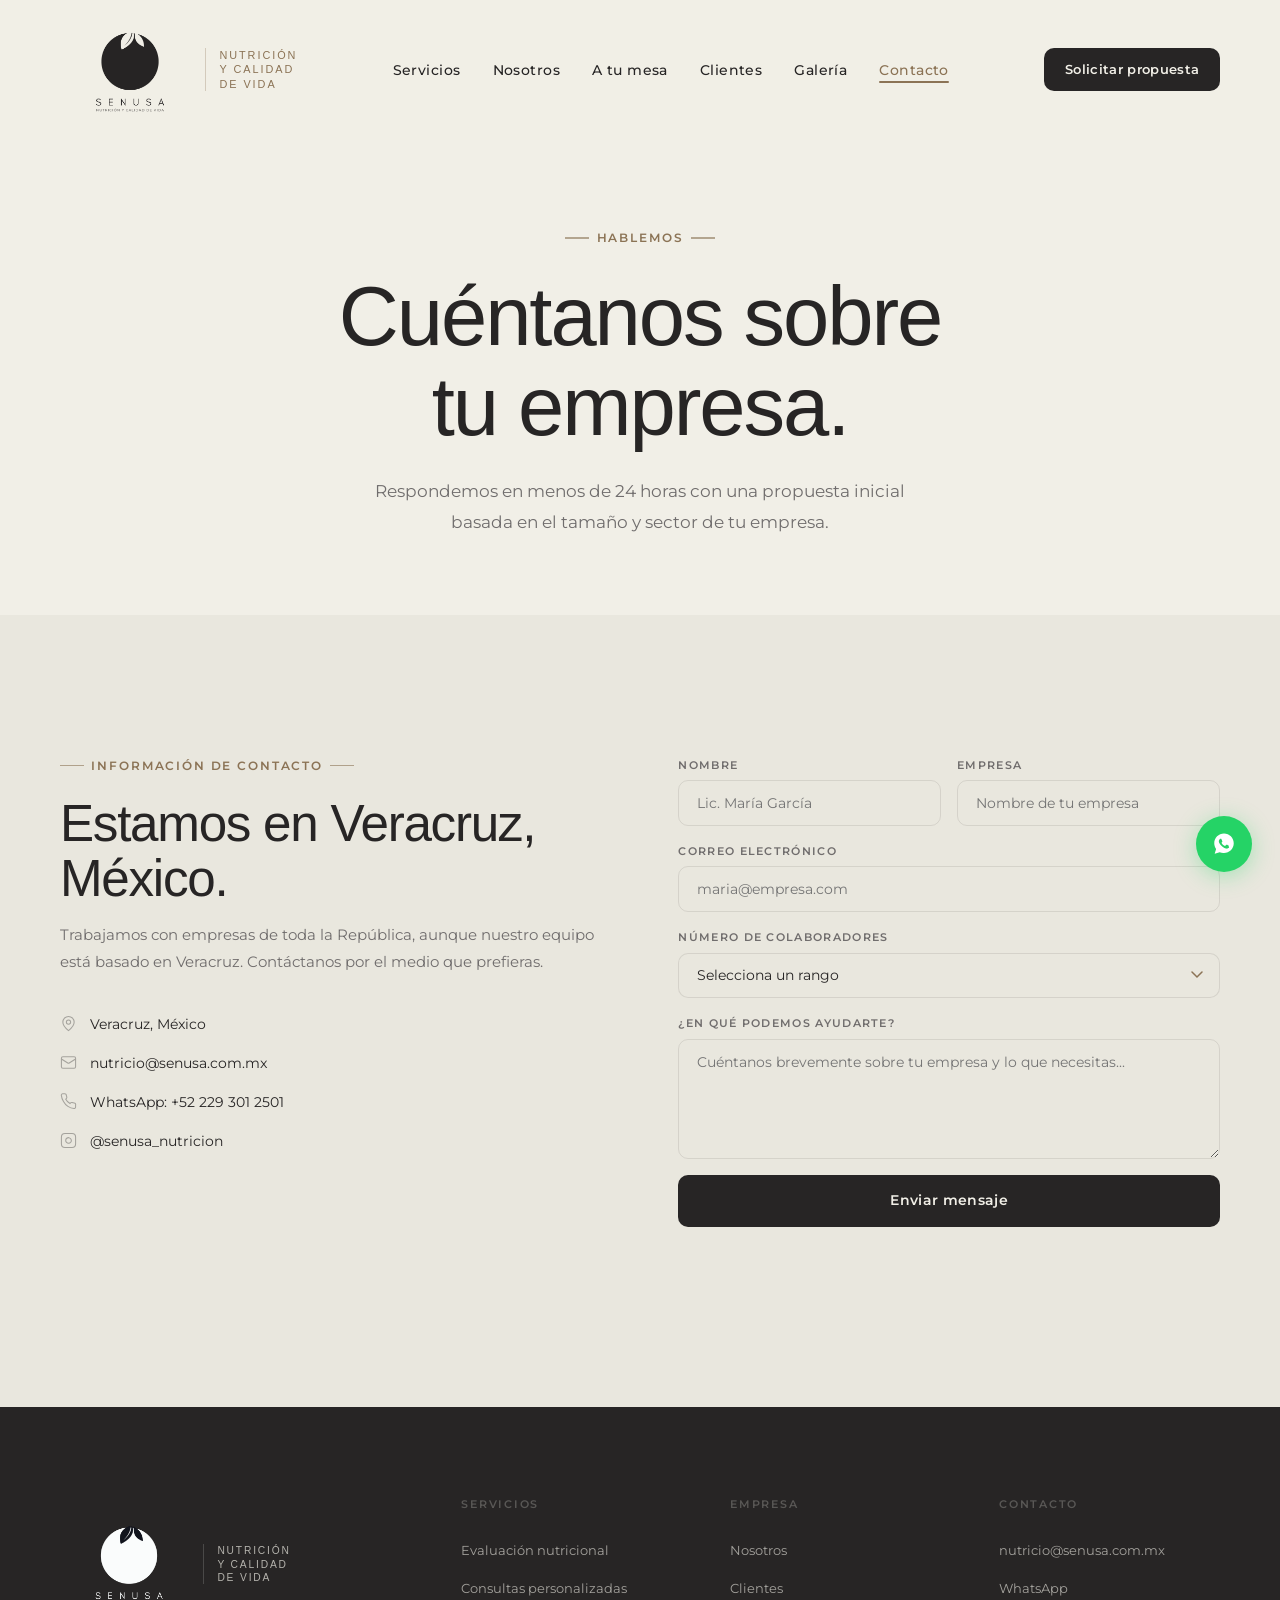
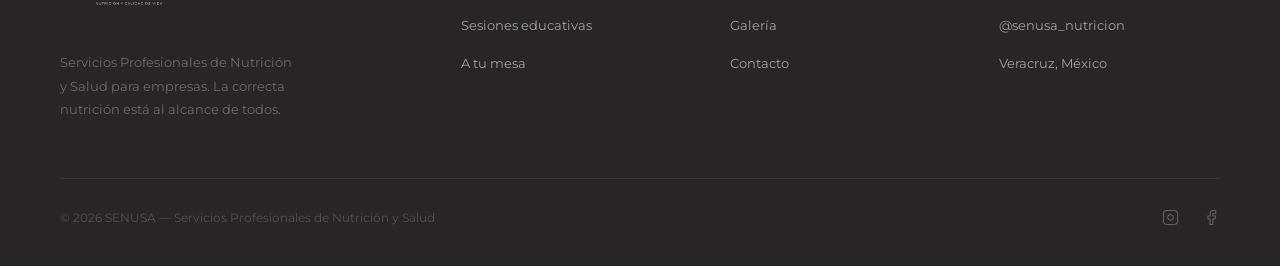
<file: contacto.html>
<!DOCTYPE html>
<html lang="es-MX">
<head>
  <meta charset="UTF-8"><meta name="viewport" content="width=device-width, initial-scale=1.0">
  <title>Contacto — SENUSA</title>
  <meta name="description" content="Cuéntanos sobre tu empresa. Respondemos en menos de 24 horas con una propuesta inicial.">
  <meta name="theme-color" content="#f1efe7">
  <link rel="canonical" href="https://senusa.com.mx/contacto.html">
  <link rel="icon" type="image/png" href="img/logo-senusa.png">
  <link rel="apple-touch-icon" href="img/logo-senusa.png">
  <meta property="og:type" content="website">
  <meta property="og:site_name" content="SENUSA">
  <meta property="og:locale" content="es_MX">
  <meta property="og:url" content="https://senusa.com.mx/contacto.html">
  <meta property="og:title" content="Contacto — SENUSA">
  <meta property="og:description" content="Cuéntanos sobre tu empresa. Respondemos en menos de 24 horas.">
  <meta property="og:image" content="https://senusa.com.mx/img/logo-senusa.png">
  <meta name="twitter:card" content="summary_large_image">
  <meta name="twitter:title" content="Contacto — SENUSA">
  <meta name="twitter:description" content="Cuéntanos sobre tu empresa. Respondemos en menos de 24 horas.">
  <meta name="twitter:image" content="https://senusa.com.mx/img/logo-senusa.png">
  <link rel="preconnect" href="https://fonts.googleapis.com"><link rel="preconnect" href="https://fonts.gstatic.com" crossorigin>
  <link href="https://fonts.googleapis.com/css2?family=Montserrat:ital,wght@0,300;0,400;0,500;0,600;0,700;1,400&display=swap" rel="stylesheet">
  <link rel="stylesheet" href="https://fonts.cdnfonts.com/css/glacial-indifference">
  <link rel="stylesheet" href="css/senusa.css">
</head>
<body>
  <a class="skip-link" href="#main">Saltar al contenido</a>
  <nav class="site-nav" id="site-nav"><div class="nav-inner">
    <a href="index.html" class="logo"><img src="img/logo-senusa.png" alt="SENUSA — Nutrición y Calidad de Vida" width="126" height="126" style="object-fit:contain">
      <span class="logo-tagline">Nutrición y Calidad de Vida</span>
    </a>
    <ul class="nav-links"><li><a href="servicios.html">Servicios</a></li><li><a href="nosotros.html">Nosotros</a></li><li><a href="a-tu-mesa.html">A tu mesa</a></li><li><a href="nuestros-clientes.html">Clientes</a></li><li><a href="galeria.html">Galería</a></li><li><a href="contacto.html" class="active" aria-current="page">Contacto</a></li></ul>
    <a href="contacto.html" class="btn btn-dark nav-cta" style="font-size:.82rem;padding:.6rem 1.3rem">Solicitar propuesta</a>
    <button class="hamburger" id="ham" aria-label="Menú"><span></span><span></span><span></span></button>
  </div></nav>
  <div class="mob-overlay" id="mob"><button class="mob-close" id="mob-close" aria-label="Cerrar"><svg width="24" height="24" viewBox="0 0 24 24" fill="none" stroke="currentColor" stroke-width="1.5"><line x1="18" y1="6" x2="6" y2="18"/><line x1="6" y1="6" x2="18" y2="18"/></svg></button><a href="servicios.html">Servicios</a><a href="nosotros.html">Nosotros</a><a href="a-tu-mesa.html">A tu mesa</a><a href="nuestros-clientes.html">Clientes</a><a href="galeria.html">Galería</a><a href="contacto.html">Contacto</a><a href="contacto.html" class="btn btn-dark" style="margin-top:1rem">Solicitar propuesta</a></div>

  <main id="main">
    <section class="page-hero">
      <div class="wrap">
        <div class="eyebrow center fu">Hablemos</div>
        <h1 class="fu d1">Cuéntanos sobre<br>tu empresa.</h1>
        <p class="sub fu d2">Respondemos en menos de 24 horas con una propuesta inicial basada en el tamaño y sector de tu empresa.</p>
      </div>
    </section>

    <section class="alt">
      <div class="wrap">
        <div class="contact-grid">
          <div class="c-info fu">
            <div class="eyebrow">Información de contacto</div>
            <h2>Estamos en Veracruz,<br>México.</h2>
            <p>Trabajamos con empresas de toda la República, aunque nuestro equipo está basado en Veracruz. Contáctanos por el medio que prefieras.</p>
            <ul class="c-details">
              <li class="c-item">
                <svg width="17" height="17" viewBox="0 0 24 24" fill="none" stroke="currentColor" stroke-width="1.5"><path d="M20 10c0 6-8 12-8 12s-8-6-8-12a8 8 0 0 1 16 0Z"/><circle cx="12" cy="10" r="3"/></svg>
                Veracruz, México
              </li>
              <li class="c-item">
                <svg width="17" height="17" viewBox="0 0 24 24" fill="none" stroke="currentColor" stroke-width="1.5"><rect width="20" height="16" x="2" y="4" rx="2"/><path d="m22 7-8.97 5.7a1.94 1.94 0 0 1-2.06 0L2 7"/></svg>
                <a href="mailto:nutricio@senusa.com.mx">nutricio@senusa.com.mx</a>
              </li>
              <li class="c-item">
                <svg width="17" height="17" viewBox="0 0 24 24" fill="none" stroke="currentColor" stroke-width="1.5"><path d="M22 16.92v3a2 2 0 0 1-2.18 2 19.79 19.79 0 0 1-8.63-3.07A19.5 19.5 0 0 1 4.93 12 19.79 19.79 0 0 1 1.9 3.38 2 2 0 0 1 3.85 1h3a2 2 0 0 1 2 1.72 12.84 12.84 0 0 0 .7 2.81 2 2 0 0 1-.45 2.11L8.09 8.91a16 16 0 0 0 6 6l.93-.97a2 2 0 0 1 2.11-.45 12.84 12.84 0 0 0 2.81.7A2 2 0 0 1 22 16.92Z"/></svg>
                <a href="https://wa.me/522293012501" target="_blank" rel="noopener">WhatsApp: +52 229 301 2501</a>
              </li>
              <li class="c-item">
                <svg width="17" height="17" viewBox="0 0 24 24" fill="none" stroke="currentColor" stroke-width="1.5"><rect width="20" height="20" x="2" y="2" rx="5"/><path d="M16 11.37A4 4 0 1 1 12.63 8 4 4 0 0 1 16 11.37z"/><line x1="17.5" x2="17.51" y1="6.5" y2="6.5"/></svg>
                <a href="https://instagram.com/senusa_nutricion" target="_blank" rel="noopener">@senusa_nutricion</a>
              </li>
            </ul>
          </div>

          <div class="fu d2">
            <form class="form" id="contact-form">
              <div class="form-row">
                <div class="form-group">
                  <label>Nombre</label>
                  <input type="text" name="nombre" placeholder="Lic. María García" required>
                </div>
                <div class="form-group">
                  <label>Empresa</label>
                  <input type="text" name="empresa" placeholder="Nombre de tu empresa" required>
                </div>
              </div>
              <div class="form-group">
                <label>Correo electrónico</label>
                <input type="email" name="email" placeholder="maria@empresa.com" required>
              </div>
              <div class="form-group">
                <label>Número de colaboradores</label>
                <select name="colaboradores" required>
                  <option value="" disabled selected>Selecciona un rango</option>
                  <option>1 – 50 colaboradores</option>
                  <option>51 – 200 colaboradores</option>
                  <option>201 – 500 colaboradores</option>
                  <option>Más de 500 colaboradores</option>
                </select>
              </div>
              <div class="form-group">
                <label>¿En qué podemos ayudarte?</label>
                <textarea name="mensaje" placeholder="Cuéntanos brevemente sobre tu empresa y lo que necesitas..." required></textarea>
              </div>
              <input type="hidden" name="_subject" value="Nueva consulta desde senusa.com.mx">
              <input type="hidden" name="_captcha" value="false">
              <input type="hidden" name="_template" value="table">
              <input type="text" name="_honey" tabindex="-1" autocomplete="off" aria-hidden="true" style="position:absolute;left:-9999px;width:1px;height:1px;opacity:0">
              <button type="submit" class="btn btn-dark" style="width:100%;justify-content:center">Enviar mensaje</button>
              <p class="form-msg" id="form-msg"></p>
            </form>
          </div>
        </div>
      </div>
    </section>
  </main>

  <footer class="site-footer"><div class="wrap"><div class="footer-grid"><div class="footer-brand"><div class="logo"><img src="img/logo-senusa.png" alt="SENUSA — Nutrición y Calidad de Vida" width="114" height="114" style="object-fit:contain;"><span class="logo-tagline footer-tagline">Nutrición y Calidad de Vida</span></div><p>Servicios Profesionales de Nutrición y Salud para empresas. La correcta nutrición está al alcance de todos.</p></div><div class="footer-col"><h6>Servicios</h6><ul class="footer-links"><li><a href="servicios.html">Evaluación nutricional</a></li><li><a href="servicios.html">Consultas personalizadas</a></li><li><a href="servicios.html">Sesiones educativas</a></li><li><a href="a-tu-mesa.html">A tu mesa</a></li></ul></div><div class="footer-col"><h6>Empresa</h6><ul class="footer-links"><li><a href="nosotros.html">Nosotros</a></li><li><a href="nuestros-clientes.html">Clientes</a></li><li><a href="galeria.html">Galería</a></li><li><a href="contacto.html">Contacto</a></li></ul></div><div class="footer-col"><h6>Contacto</h6><ul class="footer-links"><li><a href="mailto:nutricio@senusa.com.mx">nutricio@senusa.com.mx</a></li><li><a href="https://wa.me/522293012501" target="_blank" rel="noopener">WhatsApp</a></li><li><a href="https://instagram.com/senusa_nutricion" target="_blank" rel="noopener">@senusa_nutricion</a></li><li><span>Veracruz, México</span></li></ul></div></div><div class="footer-bottom"><span>© 2026 SENUSA — Servicios Profesionales de Nutrición y Salud</span><div class="footer-social"><a href="https://instagram.com/senusa_nutricion" target="_blank" rel="noopener" aria-label="Instagram"><svg width="17" height="17" viewBox="0 0 24 24" fill="none" stroke="currentColor" stroke-width="1.5"><rect width="20" height="20" x="2" y="2" rx="5"/><path d="M16 11.37A4 4 0 1 1 12.63 8 4 4 0 0 1 16 11.37z"/><line x1="17.5" x2="17.51" y1="6.5" y2="6.5"/></svg></a><a href="https://facebook.com/senusa" target="_blank" rel="noopener" aria-label="Facebook"><svg width="17" height="17" viewBox="0 0 24 24" fill="none" stroke="currentColor" stroke-width="1.5"><path d="M18 2h-3a5 5 0 0 0-5 5v3H7v4h3v8h4v-8h3l1-4h-4V7a1 1 0 0 1 1-1h3z"/></svg></a></div></div></div></footer>
  <a href="https://wa.me/522293012501" class="wa-fab" aria-label="WhatsApp" target="_blank" rel="noopener"><svg width="26" height="26" viewBox="0 0 32 32" fill="white"><path d="M16 3C9.37 3 4 8.37 4 15c0 2.61.85 5.03 2.29 7.01L4.5 28l6.18-1.76A12.92 12.92 0 0 0 16 27c6.63 0 12-5.37 12-12S22.63 3 16 3Zm6.42 17.13c-.27.76-1.57 1.44-2.15 1.53-.55.08-1.25.12-2.02-.13-.47-.15-1.07-.35-1.83-.69-3.22-1.39-5.32-4.6-5.48-4.81-.16-.22-1.3-1.73-1.3-3.3 0-1.57.82-2.34 1.12-2.66.29-.32.63-.4.84-.4.21 0 .42.002.6.01.19.01.45-.07.7.54.27.63.91 2.21.99 2.37.08.16.13.35.03.56-.1.21-.15.34-.3.52-.15.18-.32.4-.45.54-.15.15-.3.32-.13.63.17.31.76 1.26 1.64 2.04 1.13 1.01 2.08 1.32 2.39 1.47.31.15.49.13.67-.08.18-.21.77-.9.97-1.21.2-.31.4-.26.67-.16.27.1 1.72.81 2.01.96.3.15.5.22.57.35.07.12.07.7-.2 1.46Z"/></svg></a>

  <script src="js/senusa.js"></script>
  <script>
    /* Formulario de contacto — FormSubmit.co (gratis, sin cuenta). Envía a nutricio@senusa.com.mx */
    var ACTION_URL = "https://formsubmit.co/ajax/nutricio@senusa.com.mx";
    document.getElementById("contact-form").addEventListener("submit", async function(e){
      e.preventDefault();
      var btn = this.querySelector("button[type=submit]");
      var msg = document.getElementById("form-msg");
      btn.textContent = "Enviando...";
      btn.disabled = true;
      try {
        var res = await fetch(ACTION_URL, {
          method:"POST",
          body: new FormData(this),
          headers:{"Accept":"application/json"}
        });
        if(res.ok){
          msg.textContent = "Mensaje enviado. Te contactaremos en menos de 24 horas.";
          msg.style.color = "var(--accent)";
          this.reset();
        } else {
          throw new Error();
        }
      } catch(err) {
        msg.textContent = "Hubo un error. Escríbenos directo a nutricio@senusa.com.mx";
        msg.style.color = "#c0392b";
      }
      btn.textContent = "Enviar mensaje";
      btn.disabled = false;
    });
  </script>
</body></html>
</file>
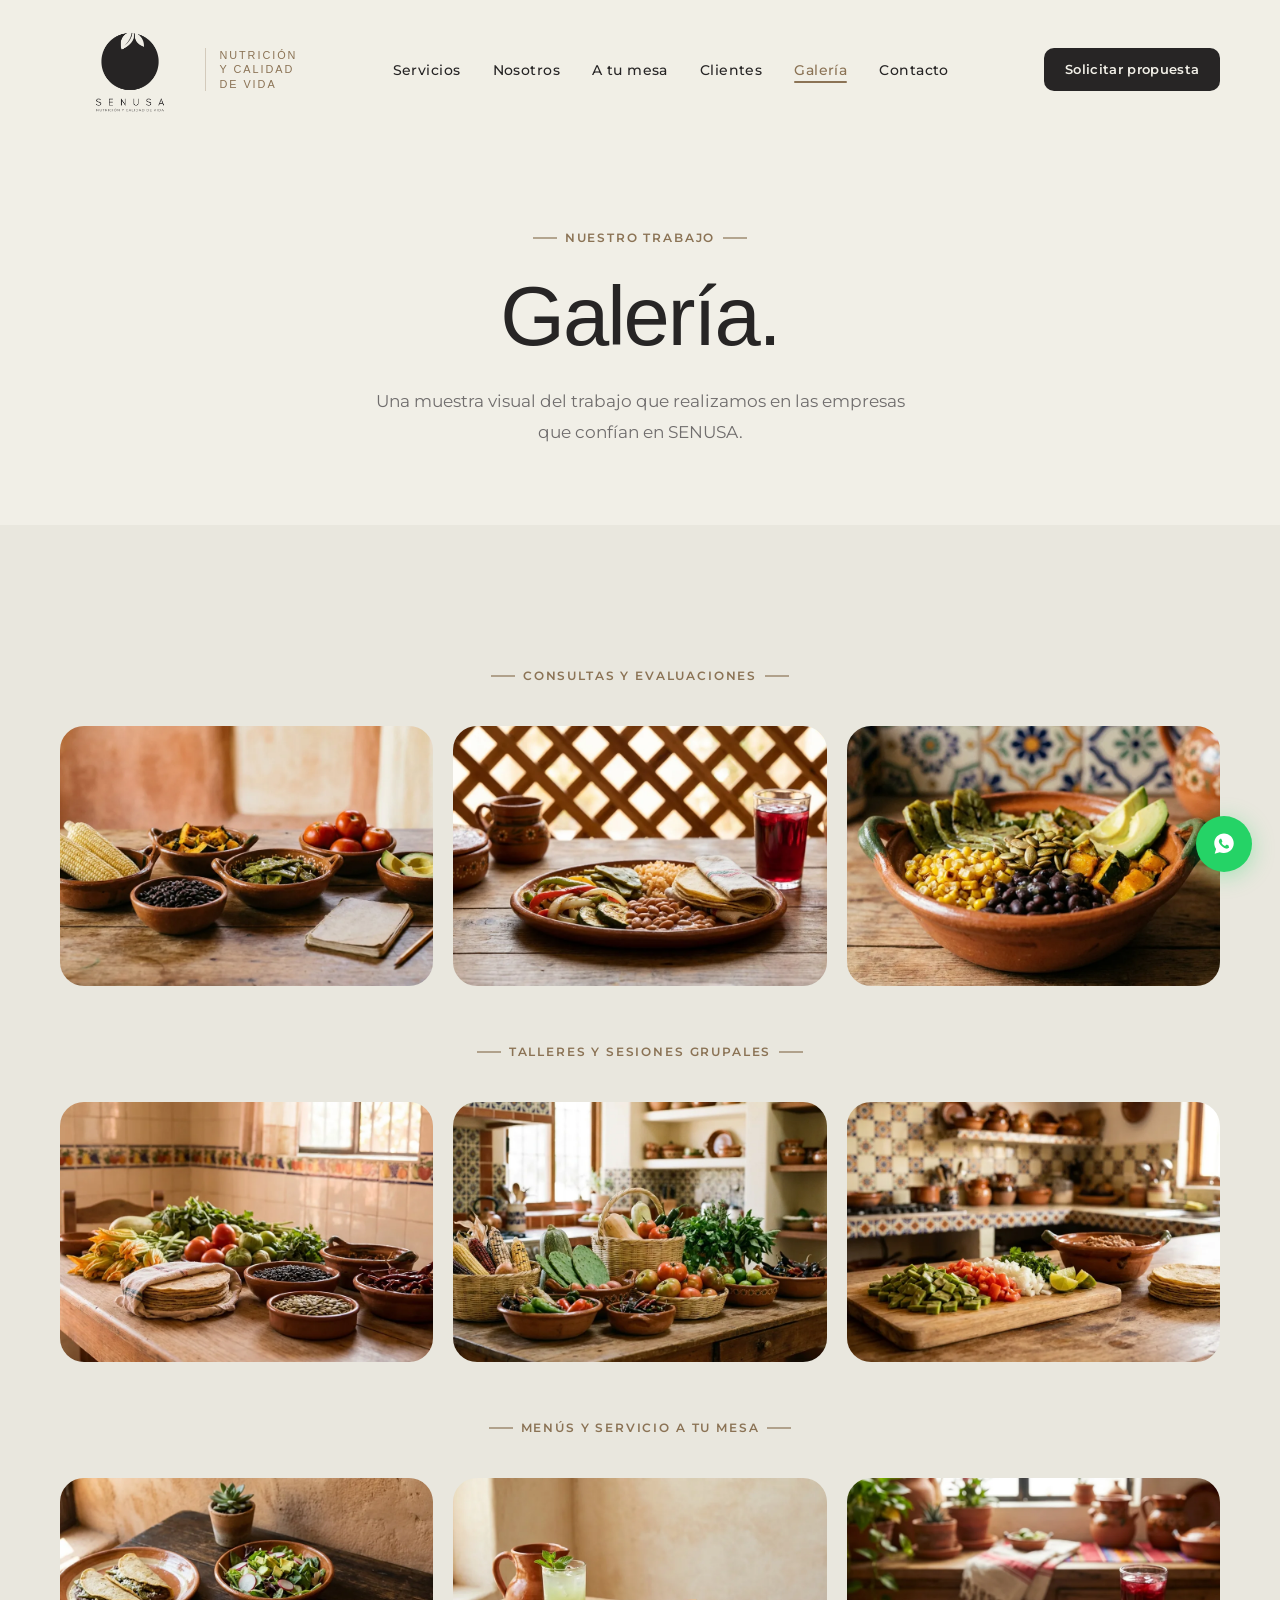
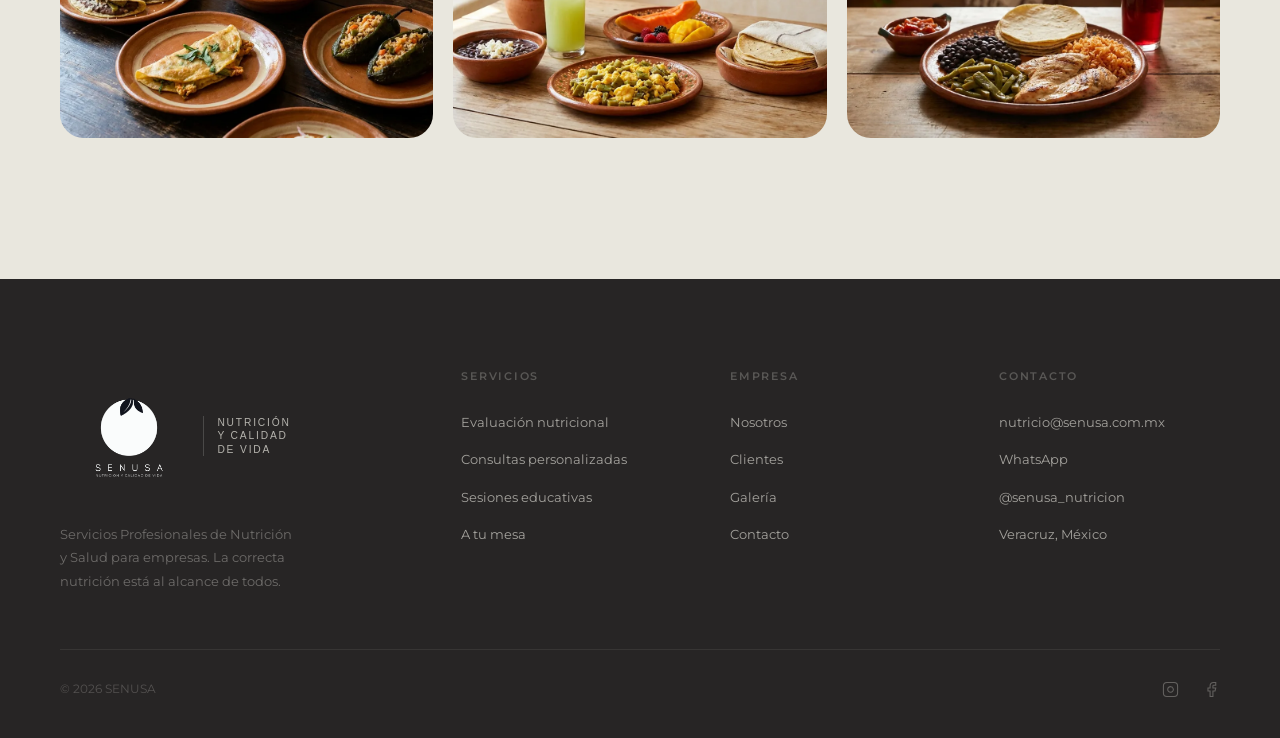
<file: galeria.html>
<!DOCTYPE html>
<html lang="es-MX">
<head>
  <meta charset="UTF-8"><meta name="viewport" content="width=device-width, initial-scale=1.0">
  <title>Galería — SENUSA</title>
  <meta name="description" content="Una muestra visual del trabajo que realizamos en las empresas que confían en SENUSA.">
  <meta name="theme-color" content="#f1efe7">
  <link rel="canonical" href="https://senusa.com.mx/galeria.html">
  <link rel="icon" type="image/png" href="img/logo-senusa.png">
  <link rel="apple-touch-icon" href="img/logo-senusa.png">
  <meta property="og:type" content="website">
  <meta property="og:site_name" content="SENUSA">
  <meta property="og:locale" content="es_MX">
  <meta property="og:url" content="https://senusa.com.mx/galeria.html">
  <meta property="og:title" content="Galería — SENUSA">
  <meta property="og:description" content="Una muestra visual del trabajo que realizamos con las empresas que confían en SENUSA.">
  <meta property="og:image" content="https://senusa.com.mx/img/logo-senusa.png">
  <meta name="twitter:card" content="summary_large_image">
  <meta name="twitter:title" content="Galería — SENUSA">
  <meta name="twitter:description" content="Una muestra visual del trabajo que realizamos con las empresas que confían en SENUSA.">
  <meta name="twitter:image" content="https://senusa.com.mx/img/logo-senusa.png">
  <link rel="preconnect" href="https://fonts.googleapis.com"><link rel="preconnect" href="https://fonts.gstatic.com" crossorigin>
  <link href="https://fonts.googleapis.com/css2?family=Montserrat:ital,wght@0,300;0,400;0,500;0,600;0,700;1,400&display=swap" rel="stylesheet">
  <link rel="stylesheet" href="https://fonts.cdnfonts.com/css/glacial-indifference">
  <link rel="stylesheet" href="css/senusa.css">
</head>
<body>
  <a class="skip-link" href="#main">Saltar al contenido</a>
  <nav class="site-nav" id="site-nav"><div class="nav-inner">
    <a href="index.html" class="logo"><img src="img/logo-senusa.png" alt="SENUSA — Nutrición y Calidad de Vida" width="126" height="126" style="object-fit:contain">
      <span class="logo-tagline">Nutrición y Calidad de Vida</span>
    </a>
    <ul class="nav-links"><li><a href="servicios.html">Servicios</a></li><li><a href="nosotros.html">Nosotros</a></li><li><a href="a-tu-mesa.html">A tu mesa</a></li><li><a href="nuestros-clientes.html">Clientes</a></li><li><a href="galeria.html" class="active" aria-current="page">Galería</a></li><li><a href="contacto.html">Contacto</a></li></ul>
    <a href="contacto.html" class="btn btn-dark nav-cta" style="font-size:.82rem;padding:.6rem 1.3rem">Solicitar propuesta</a>
    <button class="hamburger" id="ham" aria-label="Menú"><span></span><span></span><span></span></button>
  </div></nav>
  <div class="mob-overlay" id="mob"><button class="mob-close" id="mob-close" aria-label="Cerrar"><svg width="24" height="24" viewBox="0 0 24 24" fill="none" stroke="currentColor" stroke-width="1.5"><line x1="18" y1="6" x2="6" y2="18"/><line x1="6" y1="6" x2="18" y2="18"/></svg></button><a href="servicios.html">Servicios</a><a href="nosotros.html">Nosotros</a><a href="a-tu-mesa.html">A tu mesa</a><a href="nuestros-clientes.html">Clientes</a><a href="galeria.html">Galería</a><a href="contacto.html">Contacto</a><a href="contacto.html" class="btn btn-dark" style="margin-top:1rem">Solicitar propuesta</a></div>

  <main id="main">
    <section class="page-hero">
      <div class="wrap">
        <div class="eyebrow center fu">Nuestro trabajo</div>
        <h1 class="fu d1">Galería.</h1>
        <p class="sub fu d2">Una muestra visual del trabajo que realizamos en las empresas que confían en SENUSA.</p>
      </div>
    </section>

    <section class="alt">
      <div class="wrap">
        <div class="eyebrow center fu" style="justify-content:center;margin-bottom:2.5rem">Consultas y evaluaciones</div>
        <div class="gal-grid">
          <div class="gal-item gal-filled fu"><img src="img/svc-evaluacion.webp" alt="Evaluación nutricional" loading="lazy" width="1200" height="654"></div>
          <div class="gal-item gal-filled fu"><img src="img/svc-consulta.webp" alt="Consulta personalizada" loading="lazy" width="1200" height="654"></div>
          <div class="gal-item gal-filled fu"><img src="img/gal-bowl.webp" alt="Plato saludable balanceado" loading="lazy" width="1200" height="654"></div>
        </div>

        <div style="height:3.5rem"></div>
        <div class="eyebrow center fu" style="justify-content:center;margin-bottom:2.5rem">Talleres y sesiones grupales</div>
        <div class="gal-grid">
          <div class="gal-item gal-filled fu"><img src="img/svc-taller.webp" alt="Taller de nutrición" loading="lazy" width="1200" height="654"></div>
          <div class="gal-item gal-filled fu"><img src="img/gal-ingredientes.webp" alt="Ingredientes frescos y locales" loading="lazy" width="1200" height="654"></div>
          <div class="gal-item gal-filled fu"><img src="img/atm-preparacion.webp" alt="Preparación de alimentos" loading="lazy" width="1200" height="654"></div>
        </div>

        <div style="height:3.5rem"></div>
        <div class="eyebrow center fu" style="justify-content:center;margin-bottom:2.5rem">Menús y servicio A tu mesa</div>
        <div class="gal-grid">
          <div class="gal-item gal-filled fu"><img src="img/svc-menus.webp" alt="Menús saludables" loading="lazy" width="1200" height="654"></div>
          <div class="gal-item gal-filled fu"><img src="img/gal-desayuno.webp" alt="Desayuno saludable" loading="lazy" width="1200" height="654"></div>
          <div class="gal-item gal-filled fu"><img src="img/atm-comedor.webp" alt="Platillo saludable en comedor" loading="lazy" width="1200" height="654"></div>
        </div>
      </div>
    </section>
  </main>

  <footer class="site-footer"><div class="wrap"><div class="footer-grid"><div class="footer-brand"><div class="logo"><img src="img/logo-senusa.png" alt="SENUSA — Nutrición y Calidad de Vida" width="114" height="114" style="object-fit:contain;"><span class="logo-tagline footer-tagline">Nutrición y Calidad de Vida</span></div><p>Servicios Profesionales de Nutrición y Salud para empresas. La correcta nutrición está al alcance de todos.</p></div><div class="footer-col"><h6>Servicios</h6><ul class="footer-links"><li><a href="servicios.html">Evaluación nutricional</a></li><li><a href="servicios.html">Consultas personalizadas</a></li><li><a href="servicios.html">Sesiones educativas</a></li><li><a href="a-tu-mesa.html">A tu mesa</a></li></ul></div><div class="footer-col"><h6>Empresa</h6><ul class="footer-links"><li><a href="nosotros.html">Nosotros</a></li><li><a href="nuestros-clientes.html">Clientes</a></li><li><a href="galeria.html">Galería</a></li><li><a href="contacto.html">Contacto</a></li></ul></div><div class="footer-col"><h6>Contacto</h6><ul class="footer-links"><li><a href="mailto:nutricio@senusa.com.mx">nutricio@senusa.com.mx</a></li><li><a href="https://wa.me/522293012501" target="_blank" rel="noopener">WhatsApp</a></li><li><a href="https://instagram.com/senusa_nutricion" target="_blank" rel="noopener">@senusa_nutricion</a></li><li><span>Veracruz, México</span></li></ul></div></div><div class="footer-bottom"><span>© 2026 SENUSA</span><div class="footer-social"><a href="https://instagram.com/senusa_nutricion" target="_blank" rel="noopener" aria-label="Instagram"><svg width="17" height="17" viewBox="0 0 24 24" fill="none" stroke="currentColor" stroke-width="1.5"><rect width="20" height="20" x="2" y="2" rx="5"/><path d="M16 11.37A4 4 0 1 1 12.63 8 4 4 0 0 1 16 11.37z"/><line x1="17.5" x2="17.51" y1="6.5" y2="6.5"/></svg></a><a href="https://facebook.com/senusa" target="_blank" rel="noopener" aria-label="Facebook"><svg width="17" height="17" viewBox="0 0 24 24" fill="none" stroke="currentColor" stroke-width="1.5"><path d="M18 2h-3a5 5 0 0 0-5 5v3H7v4h3v8h4v-8h3l1-4h-4V7a1 1 0 0 1 1-1h3z"/></svg></a></div></div></div></footer>
  <a href="https://wa.me/522293012501" class="wa-fab" aria-label="WhatsApp" target="_blank" rel="noopener"><svg width="26" height="26" viewBox="0 0 32 32" fill="white"><path d="M16 3C9.37 3 4 8.37 4 15c0 2.61.85 5.03 2.29 7.01L4.5 28l6.18-1.76A12.92 12.92 0 0 0 16 27c6.63 0 12-5.37 12-12S22.63 3 16 3Zm6.42 17.13c-.27.76-1.57 1.44-2.15 1.53-.55.08-1.25.12-2.02-.13-.47-.15-1.07-.35-1.83-.69-3.22-1.39-5.32-4.6-5.48-4.81-.16-.22-1.3-1.73-1.3-3.3 0-1.57.82-2.34 1.12-2.66.29-.32.63-.4.84-.4.21 0 .42.002.6.01.19.01.45-.07.7.54.27.63.91 2.21.99 2.37.08.16.13.35.03.56-.1.21-.15.34-.3.52-.15.18-.32.4-.45.54-.15.15-.3.32-.13.63.17.31.76 1.26 1.64 2.04 1.13 1.01 2.08 1.32 2.39 1.47.31.15.49.13.67-.08.18-.21.77-.9.97-1.21.2-.31.4-.26.67-.16.27.1 1.72.81 2.01.96.3.15.5.22.57.35.07.12.07.7-.2 1.46Z"/></svg></a>
  <script src="js/senusa.js"></script>
</body></html>
</file>
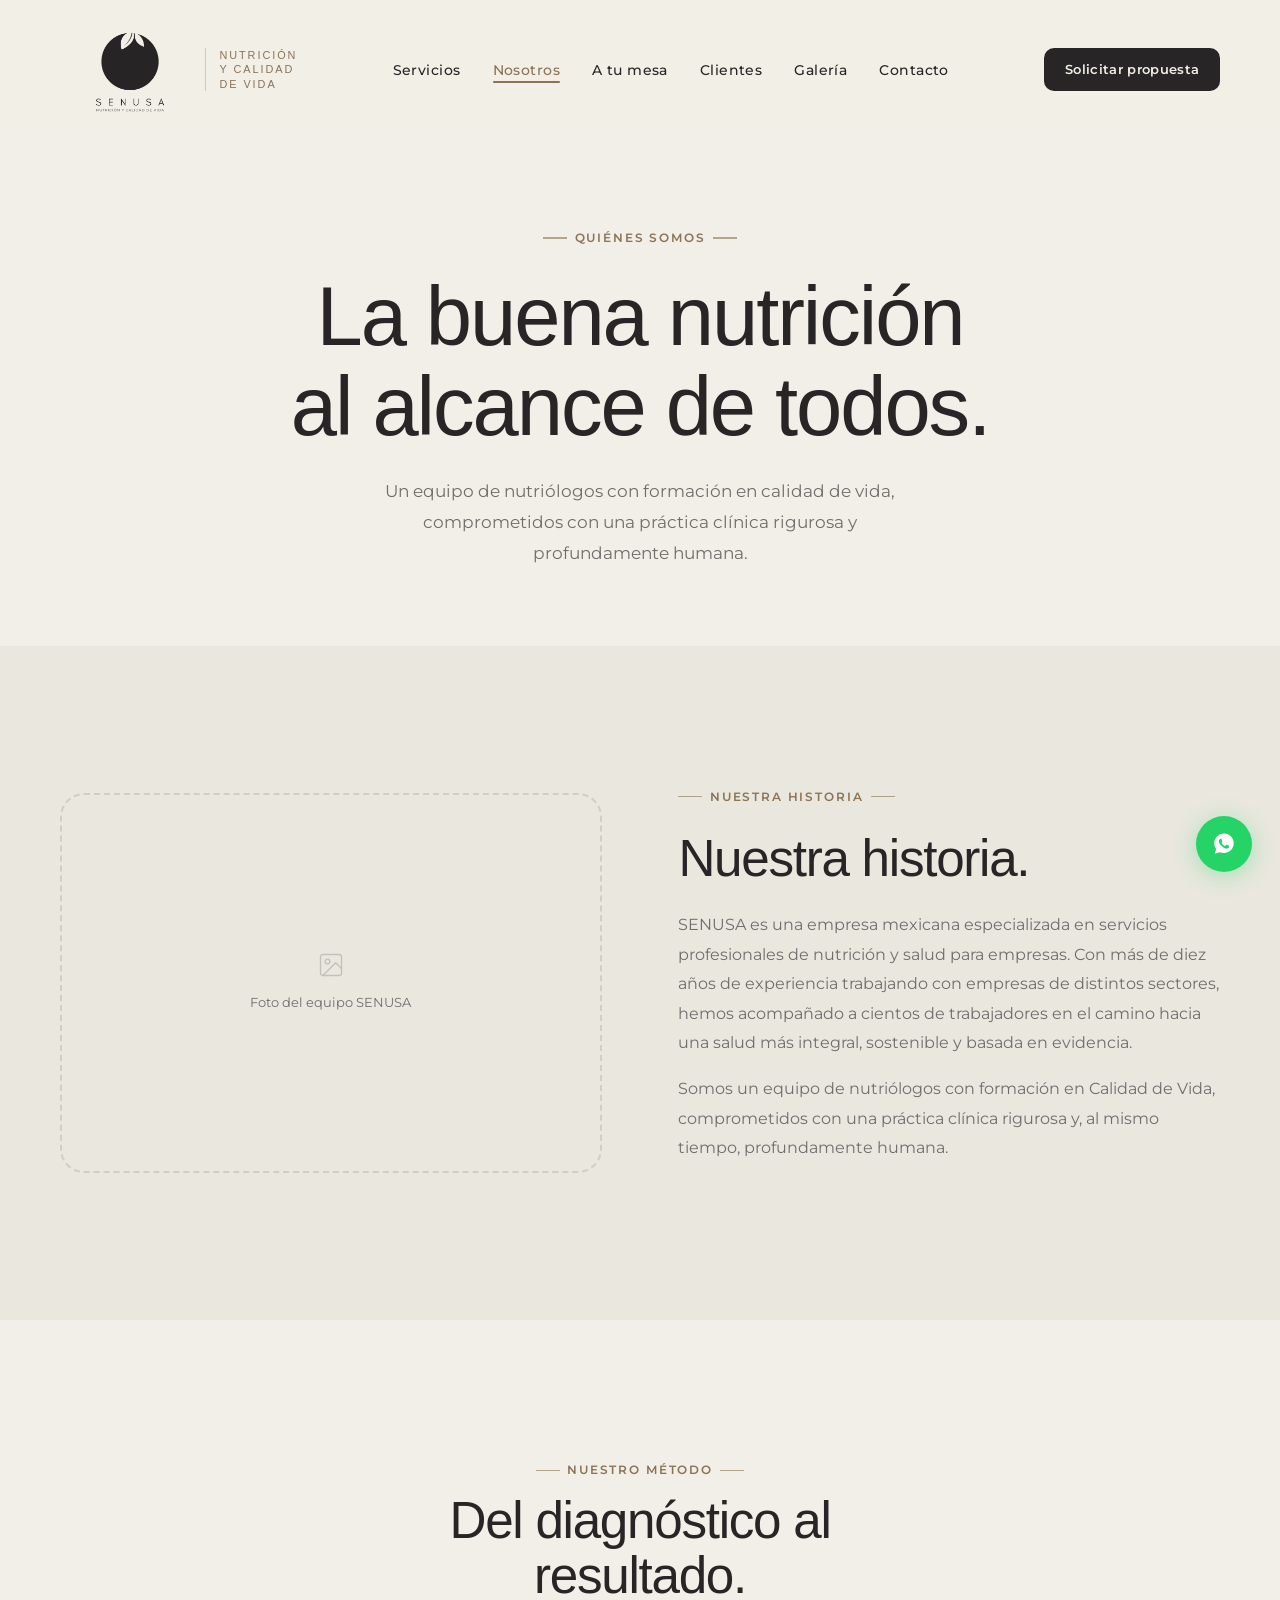
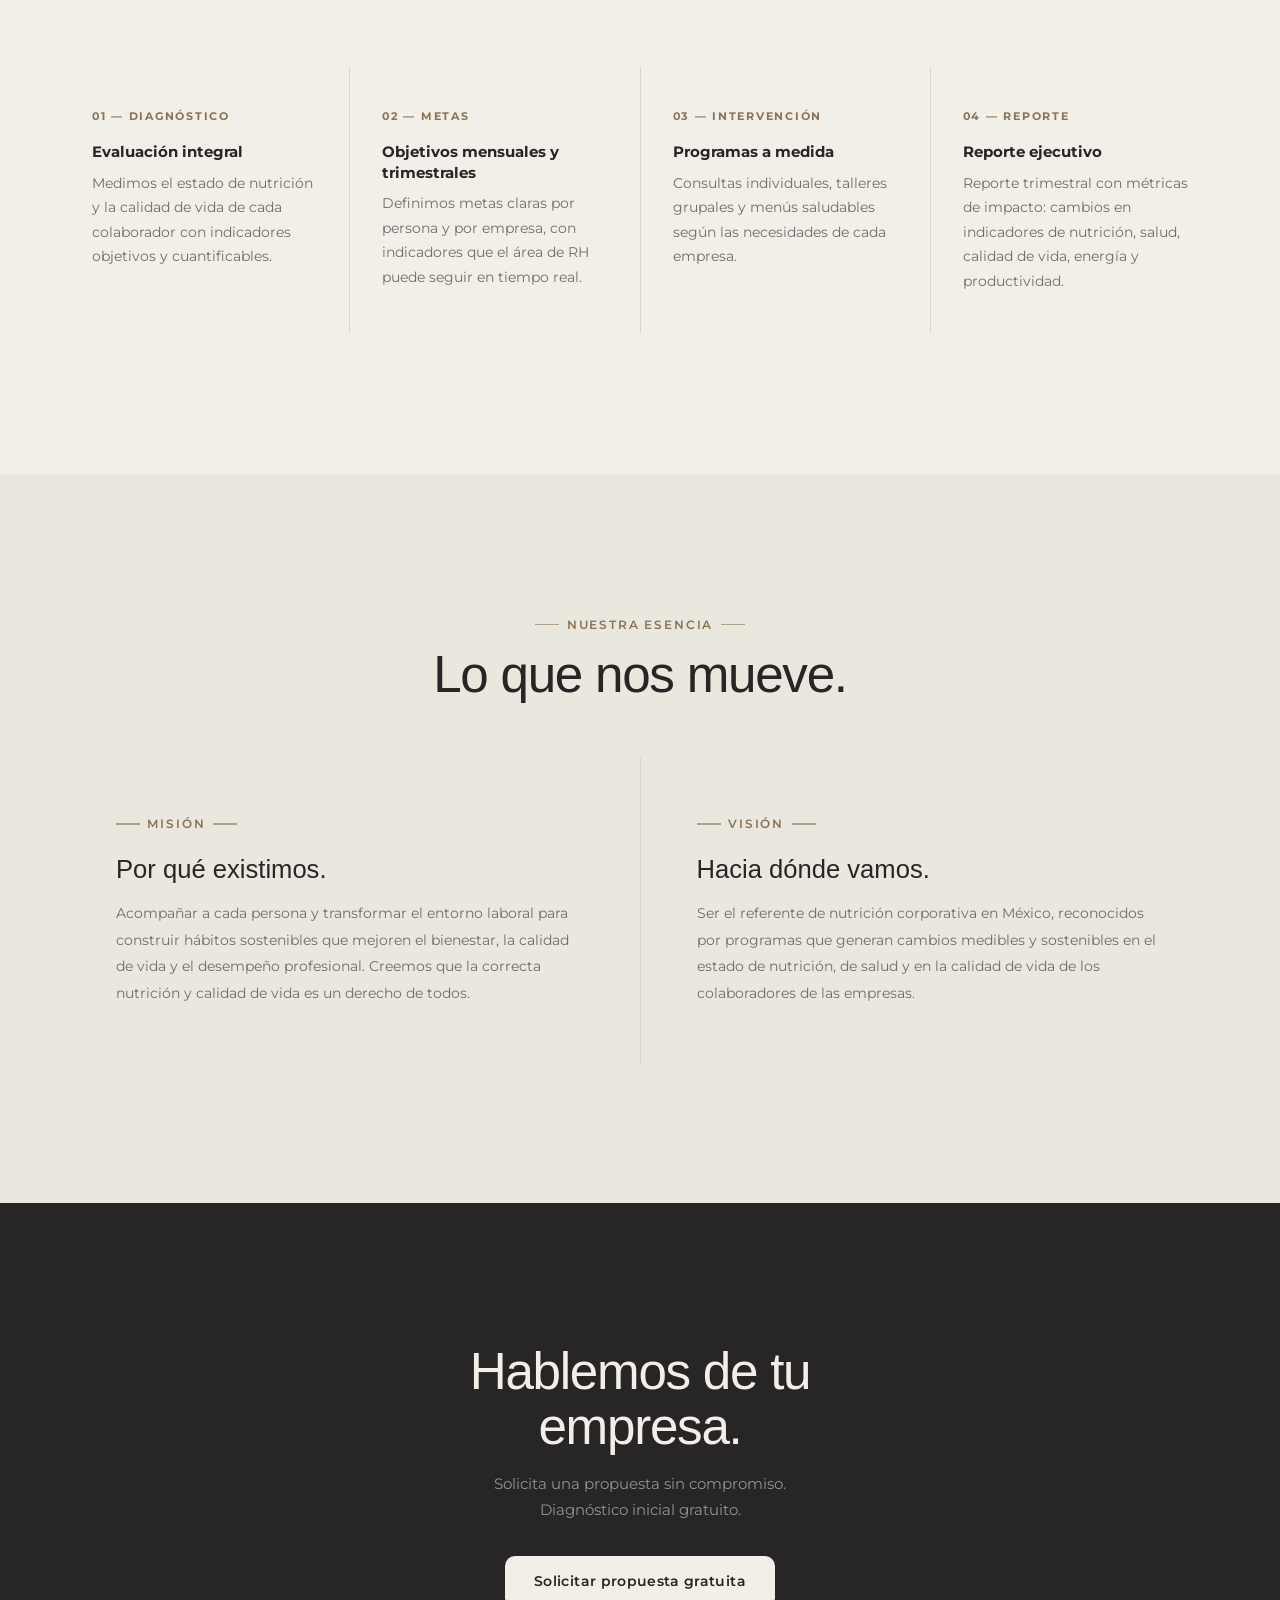
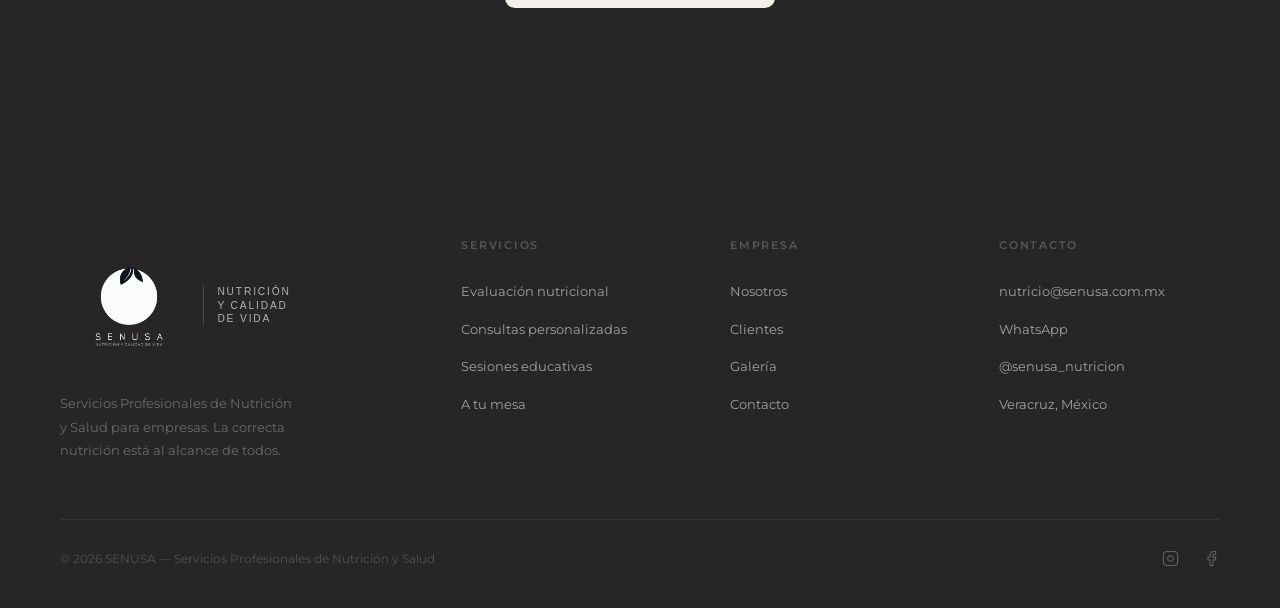
<file: nosotros.html>
<!DOCTYPE html>
<html lang="es-MX">
<head>
  <meta charset="UTF-8"><meta name="viewport" content="width=device-width, initial-scale=1.0">
  <title>Nosotros — SENUSA</title>
  <meta name="description" content="Conoce a SENUSA: dos nutriólogos apasionados por hacer de la buena alimentación un derecho accesible para todos.">
  <meta name="theme-color" content="#f1efe7">
  <link rel="canonical" href="https://senusa.com.mx/nosotros.html">
  <link rel="icon" type="image/png" href="img/logo-senusa.png">
  <link rel="apple-touch-icon" href="img/logo-senusa.png">
  <meta property="og:type" content="website">
  <meta property="og:site_name" content="SENUSA">
  <meta property="og:locale" content="es_MX">
  <meta property="og:url" content="https://senusa.com.mx/nosotros.html">
  <meta property="og:title" content="Nosotros — SENUSA">
  <meta property="og:description" content="Dos nutriólogos apasionados por hacer de la buena alimentación un derecho accesible para todos.">
  <meta property="og:image" content="https://senusa.com.mx/img/logo-senusa.png">
  <meta name="twitter:card" content="summary_large_image">
  <meta name="twitter:title" content="Nosotros — SENUSA">
  <meta name="twitter:description" content="Dos nutriólogos apasionados por hacer de la buena alimentación un derecho accesible para todos.">
  <meta name="twitter:image" content="https://senusa.com.mx/img/logo-senusa.png">
  <link rel="preconnect" href="https://fonts.googleapis.com">
  <link rel="preconnect" href="https://fonts.gstatic.com" crossorigin>
  <link href="https://fonts.googleapis.com/css2?family=Montserrat:ital,wght@0,300;0,400;0,500;0,600;0,700;1,400&display=swap" rel="stylesheet">
  <link rel="stylesheet" href="https://fonts.cdnfonts.com/css/glacial-indifference">
  <link rel="stylesheet" href="css/senusa.css">
</head>
<body>
  <a class="skip-link" href="#main">Saltar al contenido</a>
  <nav class="site-nav" id="site-nav"><div class="nav-inner">
    <a href="index.html" class="logo"><img src="img/logo-senusa.png" alt="SENUSA — Nutrición y Calidad de Vida" width="126" height="126" style="object-fit:contain">
      <span class="logo-tagline">Nutrición y Calidad de Vida</span>
    </a>
    <ul class="nav-links"><li><a href="servicios.html">Servicios</a></li><li><a href="nosotros.html" class="active" aria-current="page">Nosotros</a></li><li><a href="a-tu-mesa.html">A tu mesa</a></li><li><a href="nuestros-clientes.html">Clientes</a></li><li><a href="galeria.html">Galería</a></li><li><a href="contacto.html">Contacto</a></li></ul>
    <a href="contacto.html" class="btn btn-dark nav-cta" style="font-size:.82rem;padding:.6rem 1.3rem">Solicitar propuesta</a>
    <button class="hamburger" id="ham" aria-label="Menú"><span></span><span></span><span></span></button>
  </div></nav>
  <div class="mob-overlay" id="mob"><button class="mob-close" id="mob-close" aria-label="Cerrar"><svg width="24" height="24" viewBox="0 0 24 24" fill="none" stroke="currentColor" stroke-width="1.5"><line x1="18" y1="6" x2="6" y2="18"/><line x1="6" y1="6" x2="18" y2="18"/></svg></button><a href="servicios.html">Servicios</a><a href="nosotros.html">Nosotros</a><a href="a-tu-mesa.html">A tu mesa</a><a href="nuestros-clientes.html">Clientes</a><a href="galeria.html">Galería</a><a href="contacto.html">Contacto</a><a href="contacto.html" class="btn btn-dark" style="margin-top:1rem">Solicitar propuesta</a></div>

  <main id="main">
    <section class="page-hero">
      <div class="wrap">
        <div class="eyebrow center fu">Quiénes somos</div>
        <h1 class="fu d1">La buena nutrición<br>al alcance de todos.</h1>
        <p class="sub fu d2">Un equipo de nutriólogos con formación en calidad de vida, comprometidos con una práctica clínica rigurosa y profundamente humana.</p>
      </div>
    </section>

    <section class="alt">
      <div class="wrap">
        <div class="split">
          <div class="split-img fu">
            <div class="ph ph-med"><svg width="28" height="28" viewBox="0 0 24 24" fill="none" stroke="currentColor" stroke-width="1.2"><rect x="3" y="3" width="18" height="18" rx="2"/><circle cx="9" cy="9" r="2"/><path d="m21 15-5-5L5 21"/></svg><span>Foto del equipo SENUSA</span></div>
          </div>
          <div class="split-content fu d2">
            <div class="eyebrow">Nuestra historia</div>
            <h2>Nuestra historia.</h2>
            <p>SENUSA es una empresa mexicana especializada en servicios profesionales de nutrición y salud para empresas. Con más de diez años de experiencia trabajando con empresas de distintos sectores, hemos acompañado a cientos de trabajadores en el camino hacia una salud más integral, sostenible y basada en evidencia.</p>
            <p>Somos un equipo de nutriólogos con formación en Calidad de Vida, comprometidos con una práctica clínica rigurosa y, al mismo tiempo, profundamente humana.</p>
          </div>
        </div>
      </div>
    </section>

    <section>
      <div class="wrap">
        <div style="text-align:center" class="fu">
          <div class="eyebrow center">Nuestro método</div>
          <h2 style="margin-top:.75rem;max-width:440px;margin-left:auto;margin-right:auto">Del diagnóstico al resultado.</h2>
        </div>
        <div class="method-grid fu d1">
          <div class="method-step">
            <span class="step-n">01 — Diagnóstico</span>
            <h3>Evaluación integral</h3>
            <p>Medimos el estado de nutrición y la calidad de vida de cada colaborador con indicadores objetivos y cuantificables.</p>
          </div>
          <div class="method-step">
            <span class="step-n">02 — Metas</span>
            <h3>Objetivos mensuales y trimestrales</h3>
            <p>Definimos metas claras por persona y por empresa, con indicadores que el área de RH puede seguir en tiempo real.</p>
          </div>
          <div class="method-step">
            <span class="step-n">03 — Intervención</span>
            <h3>Programas a medida</h3>
            <p>Consultas individuales, talleres grupales y menús saludables según las necesidades de cada empresa.</p>
          </div>
          <div class="method-step">
            <span class="step-n">04 — Reporte</span>
            <h3>Reporte ejecutivo</h3>
            <p>Reporte trimestral con métricas de impacto: cambios en indicadores de nutrición, salud, calidad de vida, energía y productividad.</p>
          </div>
        </div>
      </div>
    </section>

    <section class="alt">
      <div class="wrap">
        <div style="text-align:center;margin-bottom:3rem" class="fu">
          <div class="eyebrow center">Nuestra esencia</div>
          <h2 style="margin-top:.75rem">Lo que nos mueve.</h2>
        </div>
        <div class="mv-grid fu d1">
          <div class="mv-block">
            <div class="eyebrow">Misión</div>
            <h3>Por qué existimos.</h3>
            <p>Acompañar a cada persona y transformar el entorno laboral para construir hábitos sostenibles que mejoren el bienestar, la calidad de vida y el desempeño profesional. Creemos que la correcta nutrición y calidad de vida es un derecho de todos.</p>
          </div>
          <div class="mv-block">
            <div class="eyebrow">Visión</div>
            <h3>Hacia dónde vamos.</h3>
            <p>Ser el referente de nutrición corporativa en México, reconocidos por programas que generan cambios medibles y sostenibles en el estado de nutrición, de salud y en la calidad de vida de los colaboradores de las empresas.</p>
          </div>
        </div>
      </div>
    </section>

    <section class="dark">
      <div class="wrap" style="text-align:center">
        <h2 class="fu" style="color:#f1efe7;max-width:480px;margin:0 auto 1rem">Hablemos de tu empresa.</h2>
        <p class="fu d1" style="color:rgba(241,239,231,.55);max-width:380px;margin:0 auto 2rem;font-size:.95rem">Solicita una propuesta sin compromiso. Diagnóstico inicial gratuito.</p>
        <a href="contacto.html" class="btn btn-light fu d2">Solicitar propuesta gratuita</a>
      </div>
    </section>
  </main>

  <footer class="site-footer"><div class="wrap"><div class="footer-grid"><div class="footer-brand"><div class="logo"><img src="img/logo-senusa.png" alt="SENUSA — Nutrición y Calidad de Vida" width="114" height="114" style="object-fit:contain;"><span class="logo-tagline footer-tagline">Nutrición y Calidad de Vida</span></div><p>Servicios Profesionales de Nutrición y Salud para empresas. La correcta nutrición está al alcance de todos.</p></div><div class="footer-col"><h6>Servicios</h6><ul class="footer-links"><li><a href="servicios.html">Evaluación nutricional</a></li><li><a href="servicios.html">Consultas personalizadas</a></li><li><a href="servicios.html">Sesiones educativas</a></li><li><a href="a-tu-mesa.html">A tu mesa</a></li></ul></div><div class="footer-col"><h6>Empresa</h6><ul class="footer-links"><li><a href="nosotros.html">Nosotros</a></li><li><a href="nuestros-clientes.html">Clientes</a></li><li><a href="galeria.html">Galería</a></li><li><a href="contacto.html">Contacto</a></li></ul></div><div class="footer-col"><h6>Contacto</h6><ul class="footer-links"><li><a href="mailto:nutricio@senusa.com.mx">nutricio@senusa.com.mx</a></li><li><a href="https://wa.me/522293012501" target="_blank" rel="noopener">WhatsApp</a></li><li><a href="https://instagram.com/senusa_nutricion" target="_blank" rel="noopener">@senusa_nutricion</a></li><li><span>Veracruz, México</span></li></ul></div></div><div class="footer-bottom"><span>© 2026 SENUSA — Servicios Profesionales de Nutrición y Salud</span><div class="footer-social"><a href="https://instagram.com/senusa_nutricion" target="_blank" rel="noopener" aria-label="Instagram"><svg width="17" height="17" viewBox="0 0 24 24" fill="none" stroke="currentColor" stroke-width="1.5"><rect width="20" height="20" x="2" y="2" rx="5"/><path d="M16 11.37A4 4 0 1 1 12.63 8 4 4 0 0 1 16 11.37z"/><line x1="17.5" x2="17.51" y1="6.5" y2="6.5"/></svg></a><a href="https://facebook.com/senusa" target="_blank" rel="noopener" aria-label="Facebook"><svg width="17" height="17" viewBox="0 0 24 24" fill="none" stroke="currentColor" stroke-width="1.5"><path d="M18 2h-3a5 5 0 0 0-5 5v3H7v4h3v8h4v-8h3l1-4h-4V7a1 1 0 0 1 1-1h3z"/></svg></a></div></div></div></footer>
  <a href="https://wa.me/522293012501" class="wa-fab" aria-label="WhatsApp" target="_blank" rel="noopener"><svg width="26" height="26" viewBox="0 0 32 32" fill="white"><path d="M16 3C9.37 3 4 8.37 4 15c0 2.61.85 5.03 2.29 7.01L4.5 28l6.18-1.76A12.92 12.92 0 0 0 16 27c6.63 0 12-5.37 12-12S22.63 3 16 3Zm6.42 17.13c-.27.76-1.57 1.44-2.15 1.53-.55.08-1.25.12-2.02-.13-.47-.15-1.07-.35-1.83-.69-3.22-1.39-5.32-4.6-5.48-4.81-.16-.22-1.3-1.73-1.3-3.3 0-1.57.82-2.34 1.12-2.66.29-.32.63-.4.84-.4.21 0 .42.002.6.01.19.01.45-.07.7.54.27.63.91 2.21.99 2.37.08.16.13.35.03.56-.1.21-.15.34-.3.52-.15.18-.32.4-.45.54-.15.15-.3.32-.13.63.17.31.76 1.26 1.64 2.04 1.13 1.01 2.08 1.32 2.39 1.47.31.15.49.13.67-.08.18-.21.77-.9.97-1.21.2-.31.4-.26.67-.16.27.1 1.72.81 2.01.96.3.15.5.22.57.35.07.12.07.7-.2 1.46Z"/></svg></a>
  <script src="js/senusa.js"></script>
</body></html>
</file>
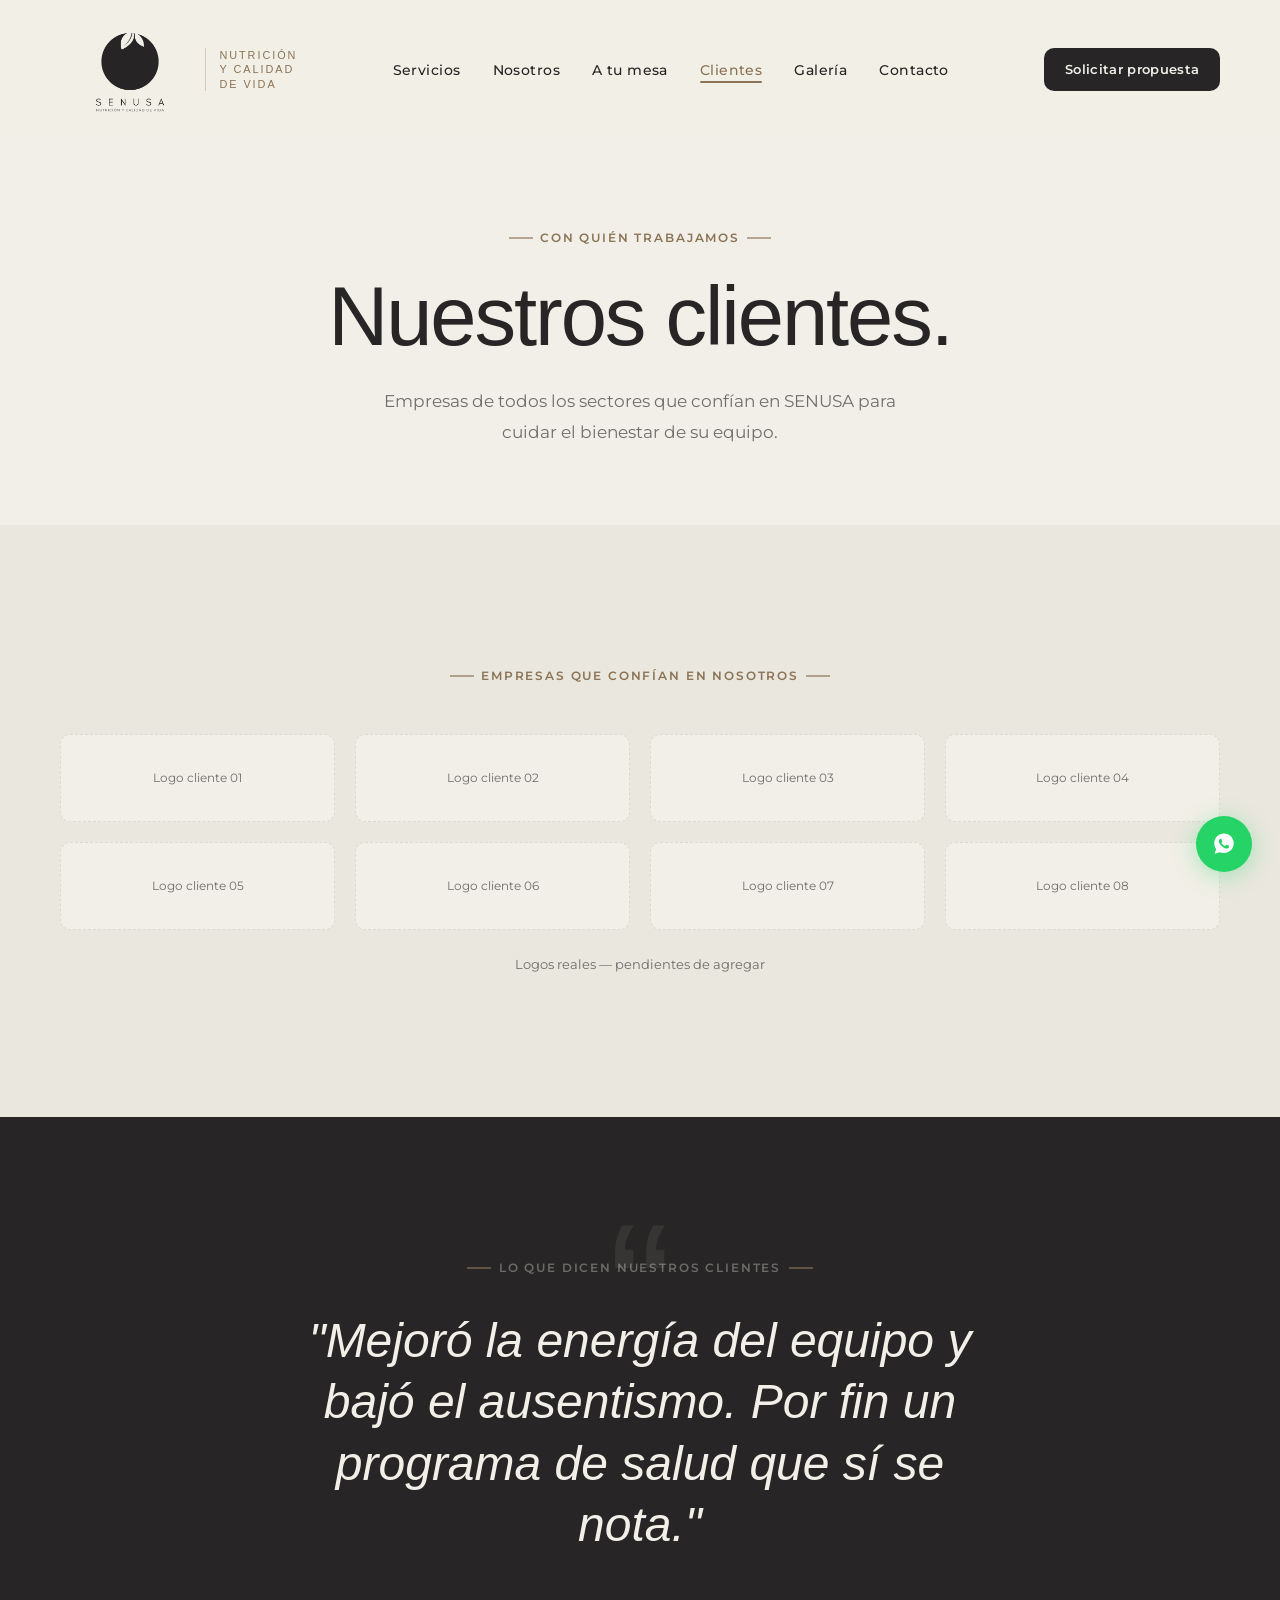
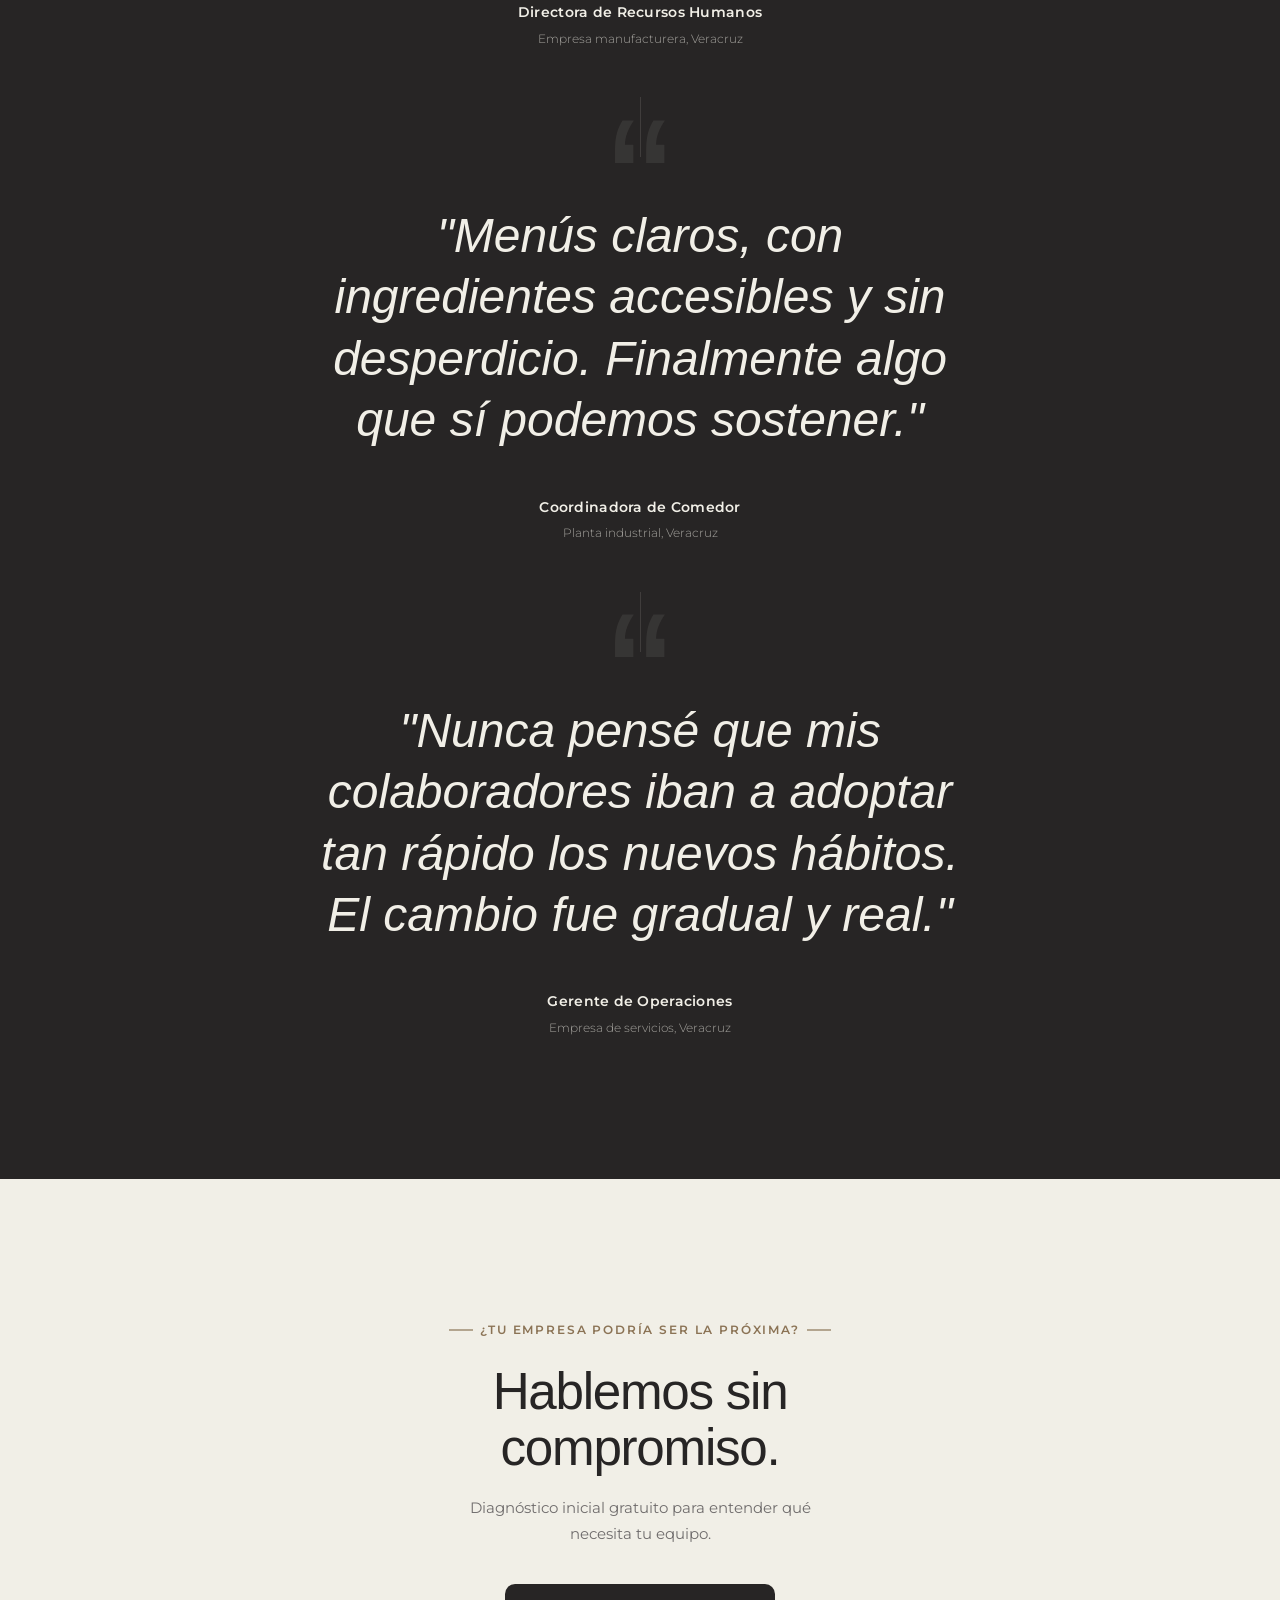
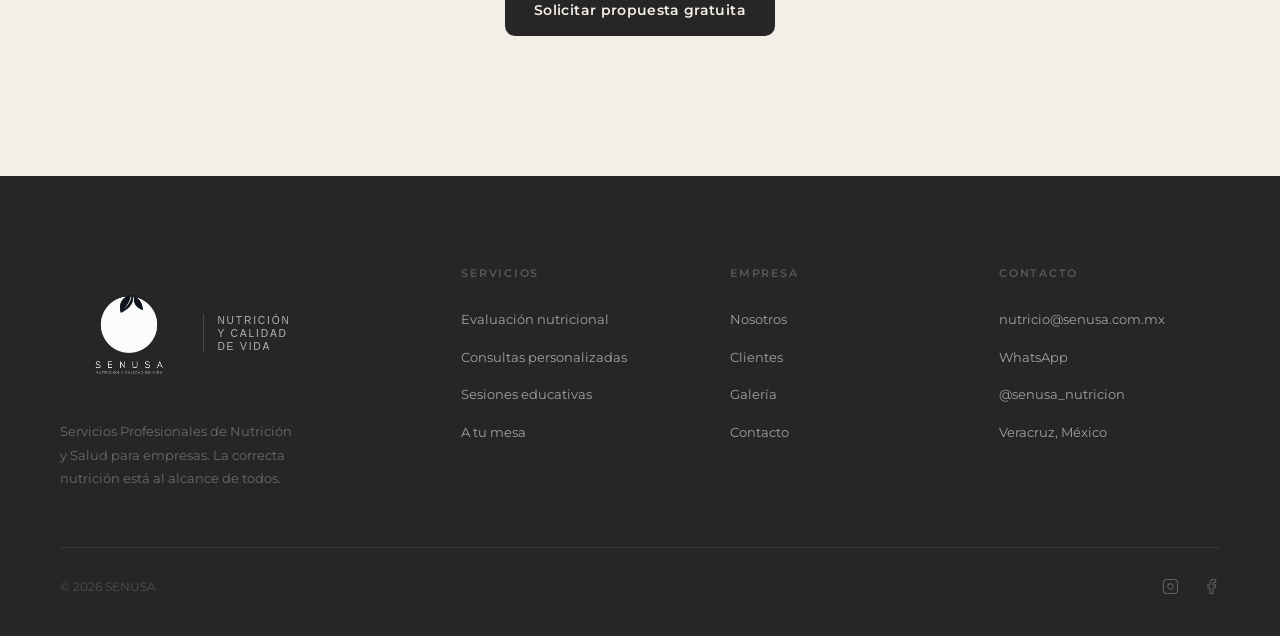
<file: nuestros-clientes.html>
<!DOCTYPE html>
<html lang="es-MX">
<head>
  <meta charset="UTF-8"><meta name="viewport" content="width=device-width, initial-scale=1.0">
  <title>Nuestros clientes — SENUSA</title>
  <meta name="description" content="Empresas que confían en SENUSA para cuidar el bienestar de su equipo de trabajo.">
  <meta name="theme-color" content="#f1efe7">
  <link rel="canonical" href="https://senusa.com.mx/nuestros-clientes.html">
  <link rel="icon" type="image/png" href="img/logo-senusa.png">
  <link rel="apple-touch-icon" href="img/logo-senusa.png">
  <meta property="og:type" content="website">
  <meta property="og:site_name" content="SENUSA">
  <meta property="og:locale" content="es_MX">
  <meta property="og:url" content="https://senusa.com.mx/nuestros-clientes.html">
  <meta property="og:title" content="Nuestros clientes — SENUSA">
  <meta property="og:description" content="Empresas que confían en SENUSA para cuidar el bienestar de su equipo de trabajo.">
  <meta property="og:image" content="https://senusa.com.mx/img/logo-senusa.png">
  <meta name="twitter:card" content="summary_large_image">
  <meta name="twitter:title" content="Nuestros clientes — SENUSA">
  <meta name="twitter:description" content="Empresas que confían en SENUSA para cuidar el bienestar de su equipo de trabajo.">
  <meta name="twitter:image" content="https://senusa.com.mx/img/logo-senusa.png">
  <link rel="preconnect" href="https://fonts.googleapis.com"><link rel="preconnect" href="https://fonts.gstatic.com" crossorigin>
  <link href="https://fonts.googleapis.com/css2?family=Montserrat:ital,wght@0,300;0,400;0,500;0,600;0,700;1,400&display=swap" rel="stylesheet">
  <link rel="stylesheet" href="https://fonts.cdnfonts.com/css/glacial-indifference">
  <link rel="stylesheet" href="css/senusa.css">
</head>
<body>
  <a class="skip-link" href="#main">Saltar al contenido</a>
  <nav class="site-nav" id="site-nav"><div class="nav-inner">
    <a href="index.html" class="logo"><img src="img/logo-senusa.png" alt="SENUSA — Nutrición y Calidad de Vida" width="126" height="126" style="object-fit:contain">
      <span class="logo-tagline">Nutrición y Calidad de Vida</span>
    </a>
    <ul class="nav-links"><li><a href="servicios.html">Servicios</a></li><li><a href="nosotros.html">Nosotros</a></li><li><a href="a-tu-mesa.html">A tu mesa</a></li><li><a href="nuestros-clientes.html" class="active" aria-current="page">Clientes</a></li><li><a href="galeria.html">Galería</a></li><li><a href="contacto.html">Contacto</a></li></ul>
    <a href="contacto.html" class="btn btn-dark nav-cta" style="font-size:.82rem;padding:.6rem 1.3rem">Solicitar propuesta</a>
    <button class="hamburger" id="ham" aria-label="Menú"><span></span><span></span><span></span></button>
  </div></nav>
  <div class="mob-overlay" id="mob"><button class="mob-close" id="mob-close" aria-label="Cerrar"><svg width="24" height="24" viewBox="0 0 24 24" fill="none" stroke="currentColor" stroke-width="1.5"><line x1="18" y1="6" x2="6" y2="18"/><line x1="6" y1="6" x2="18" y2="18"/></svg></button><a href="servicios.html">Servicios</a><a href="nosotros.html">Nosotros</a><a href="a-tu-mesa.html">A tu mesa</a><a href="nuestros-clientes.html">Clientes</a><a href="galeria.html">Galería</a><a href="contacto.html">Contacto</a><a href="contacto.html" class="btn btn-dark" style="margin-top:1rem">Solicitar propuesta</a></div>

  <main id="main">
    <section class="page-hero">
      <div class="wrap">
        <div class="eyebrow center fu">Con quién trabajamos</div>
        <h1 class="fu d1">Nuestros clientes.</h1>
        <p class="sub fu d2">Empresas de todos los sectores que confían en SENUSA para cuidar el bienestar de su equipo.</p>
      </div>
    </section>

    <section class="alt">
      <div class="wrap">
        <div style="text-align:center;margin-bottom:3rem" class="fu">
          <div class="eyebrow center">Empresas que confían en nosotros</div>
        </div>
        <div class="logos-grid">
          <div class="logo-ph fu">Logo cliente 01</div>
          <div class="logo-ph fu">Logo cliente 02</div>
          <div class="logo-ph fu">Logo cliente 03</div>
          <div class="logo-ph fu">Logo cliente 04</div>
          <div class="logo-ph fu">Logo cliente 05</div>
          <div class="logo-ph fu">Logo cliente 06</div>
          <div class="logo-ph fu">Logo cliente 07</div>
          <div class="logo-ph fu">Logo cliente 08</div>
        </div>
        <p class="fu" style="text-align:center;margin-top:1.5rem;color:var(--muted);font-size:.8rem">Logos reales — pendientes de agregar</p>
      </div>
    </section>

    <section class="dark">
      <div class="wrap-narrow" style="text-align:center">
        <div class="eyebrow center fu" style="justify-content:center;color:rgba(241,239,231,.35)">Lo que dicen nuestros clientes</div>
        <div style="height:2rem"></div>
        <blockquote class="t-quote fu">"Mejoró la energía del equipo y bajó el ausentismo. Por fin un programa de salud que sí se nota."</blockquote>
        <div class="t-source fu d1">
          <span class="t-name">Directora de Recursos Humanos</span>
          <span class="t-role">Empresa manufacturera, Veracruz</span>
        </div>
        <div class="t-divider"></div>
        <blockquote class="t-quote fu">"Menús claros, con ingredientes accesibles y sin desperdicio. Finalmente algo que sí podemos sostener."</blockquote>
        <div class="t-source fu d1">
          <span class="t-name">Coordinadora de Comedor</span>
          <span class="t-role">Planta industrial, Veracruz</span>
        </div>
        <div class="t-divider"></div>
        <blockquote class="t-quote fu">"Nunca pensé que mis colaboradores iban a adoptar tan rápido los nuevos hábitos. El cambio fue gradual y real."</blockquote>
        <div class="t-source fu d1">
          <span class="t-name">Gerente de Operaciones</span>
          <span class="t-role">Empresa de servicios, Veracruz</span>
        </div>
      </div>
    </section>

    <section class="cta-section">
      <div class="wrap fu">
        <div class="eyebrow center">¿Tu empresa podría ser la próxima?</div>
        <h2>Hablemos sin compromiso.</h2>
        <p>Diagnóstico inicial gratuito para entender qué necesita tu equipo.</p>
        <a href="contacto.html" class="btn btn-dark">Solicitar propuesta gratuita</a>
      </div>
    </section>
  </main>

  <footer class="site-footer"><div class="wrap"><div class="footer-grid"><div class="footer-brand"><div class="logo"><img src="img/logo-senusa.png" alt="SENUSA — Nutrición y Calidad de Vida" width="114" height="114" style="object-fit:contain;"><span class="logo-tagline footer-tagline">Nutrición y Calidad de Vida</span></div><p>Servicios Profesionales de Nutrición y Salud para empresas. La correcta nutrición está al alcance de todos.</p></div><div class="footer-col"><h6>Servicios</h6><ul class="footer-links"><li><a href="servicios.html">Evaluación nutricional</a></li><li><a href="servicios.html">Consultas personalizadas</a></li><li><a href="servicios.html">Sesiones educativas</a></li><li><a href="a-tu-mesa.html">A tu mesa</a></li></ul></div><div class="footer-col"><h6>Empresa</h6><ul class="footer-links"><li><a href="nosotros.html">Nosotros</a></li><li><a href="nuestros-clientes.html">Clientes</a></li><li><a href="galeria.html">Galería</a></li><li><a href="contacto.html">Contacto</a></li></ul></div><div class="footer-col"><h6>Contacto</h6><ul class="footer-links"><li><a href="mailto:nutricio@senusa.com.mx">nutricio@senusa.com.mx</a></li><li><a href="https://wa.me/522293012501" target="_blank" rel="noopener">WhatsApp</a></li><li><a href="https://instagram.com/senusa_nutricion" target="_blank" rel="noopener">@senusa_nutricion</a></li><li><span>Veracruz, México</span></li></ul></div></div><div class="footer-bottom"><span>© 2026 SENUSA</span><div class="footer-social"><a href="https://instagram.com/senusa_nutricion" target="_blank" rel="noopener" aria-label="Instagram"><svg width="17" height="17" viewBox="0 0 24 24" fill="none" stroke="currentColor" stroke-width="1.5"><rect width="20" height="20" x="2" y="2" rx="5"/><path d="M16 11.37A4 4 0 1 1 12.63 8 4 4 0 0 1 16 11.37z"/><line x1="17.5" x2="17.51" y1="6.5" y2="6.5"/></svg></a><a href="https://facebook.com/senusa" target="_blank" rel="noopener" aria-label="Facebook"><svg width="17" height="17" viewBox="0 0 24 24" fill="none" stroke="currentColor" stroke-width="1.5"><path d="M18 2h-3a5 5 0 0 0-5 5v3H7v4h3v8h4v-8h3l1-4h-4V7a1 1 0 0 1 1-1h3z"/></svg></a></div></div></div></footer>
  <a href="https://wa.me/522293012501" class="wa-fab" aria-label="WhatsApp" target="_blank" rel="noopener"><svg width="26" height="26" viewBox="0 0 32 32" fill="white"><path d="M16 3C9.37 3 4 8.37 4 15c0 2.61.85 5.03 2.29 7.01L4.5 28l6.18-1.76A12.92 12.92 0 0 0 16 27c6.63 0 12-5.37 12-12S22.63 3 16 3Zm6.42 17.13c-.27.76-1.57 1.44-2.15 1.53-.55.08-1.25.12-2.02-.13-.47-.15-1.07-.35-1.83-.69-3.22-1.39-5.32-4.6-5.48-4.81-.16-.22-1.3-1.73-1.3-3.3 0-1.57.82-2.34 1.12-2.66.29-.32.63-.4.84-.4.21 0 .42.002.6.01.19.01.45-.07.7.54.27.63.91 2.21.99 2.37.08.16.13.35.03.56-.1.21-.15.34-.3.52-.15.18-.32.4-.45.54-.15.15-.3.32-.13.63.17.31.76 1.26 1.64 2.04 1.13 1.01 2.08 1.32 2.39 1.47.31.15.49.13.67-.08.18-.21.77-.9.97-1.21.2-.31.4-.26.67-.16.27.1 1.72.81 2.01.96.3.15.5.22.57.35.07.12.07.7-.2 1.46Z"/></svg></a>
  <script src="js/senusa.js"></script>
</body></html>
</file>
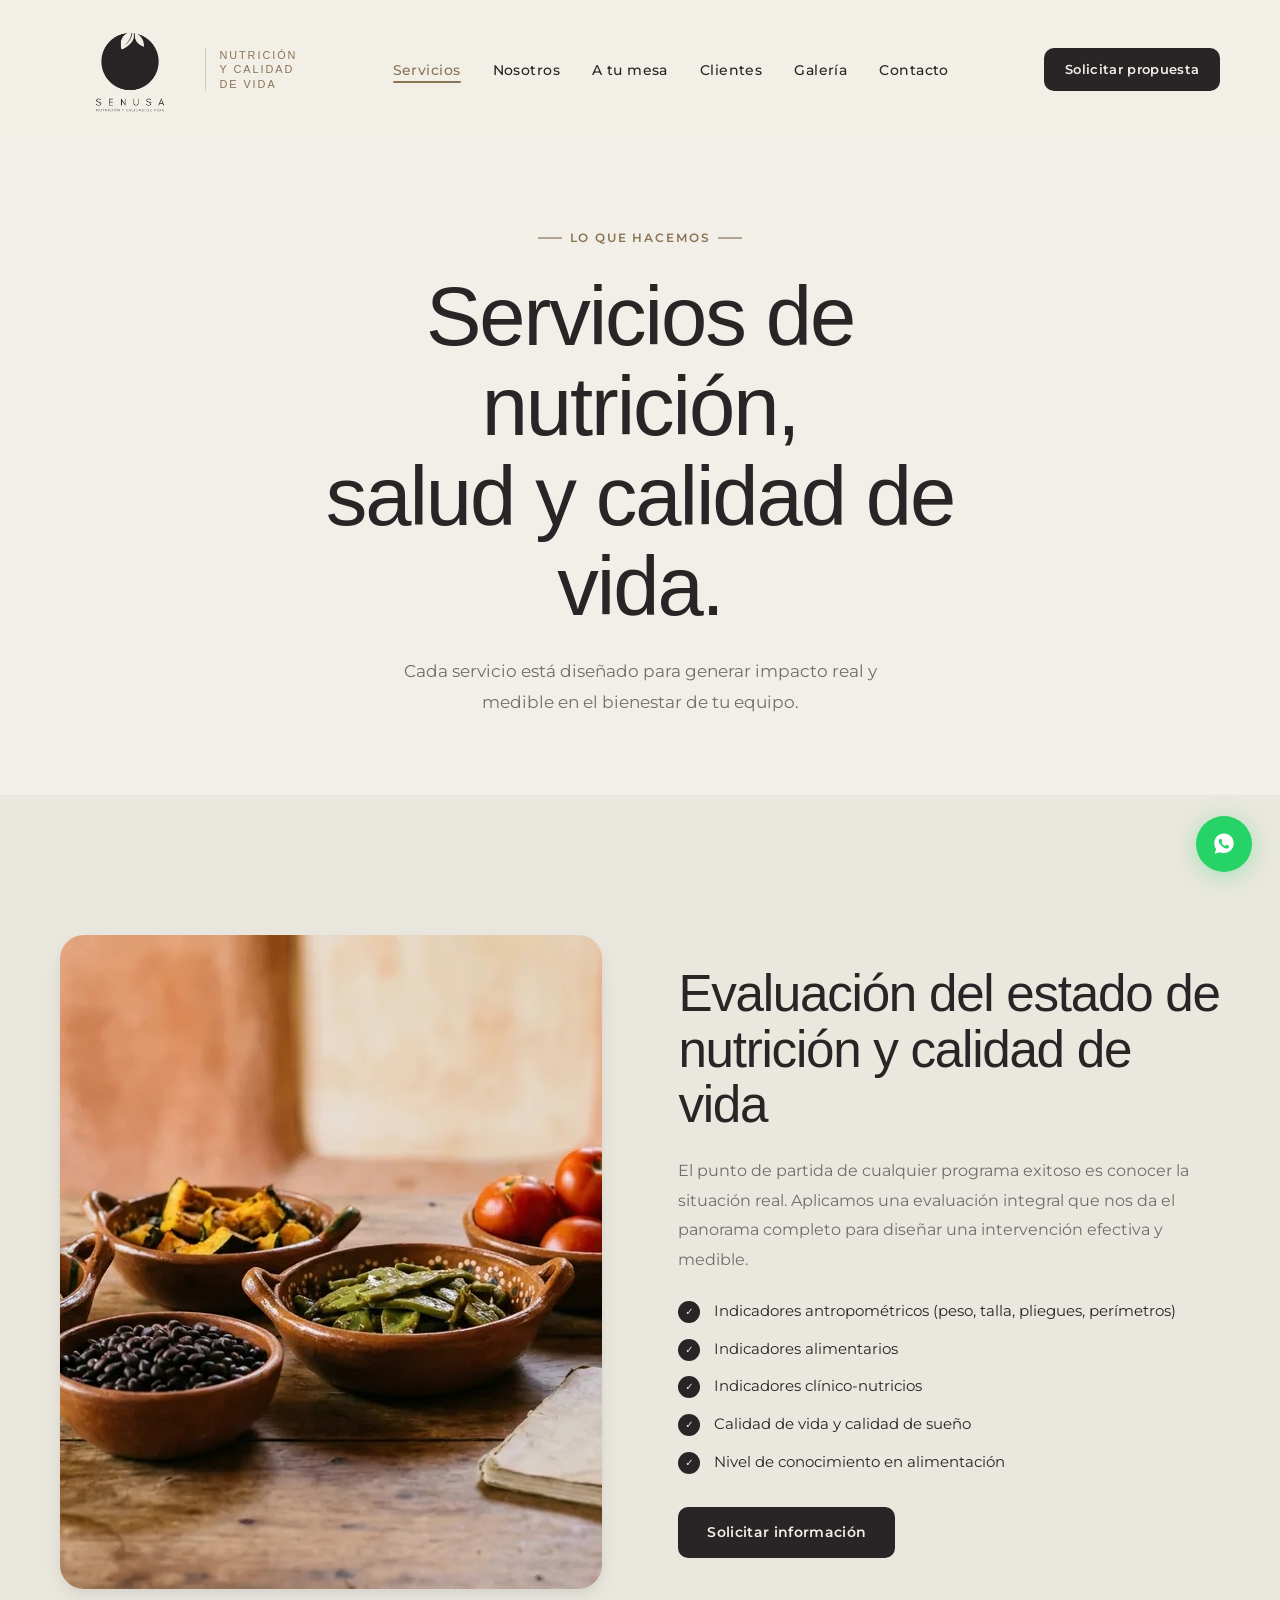
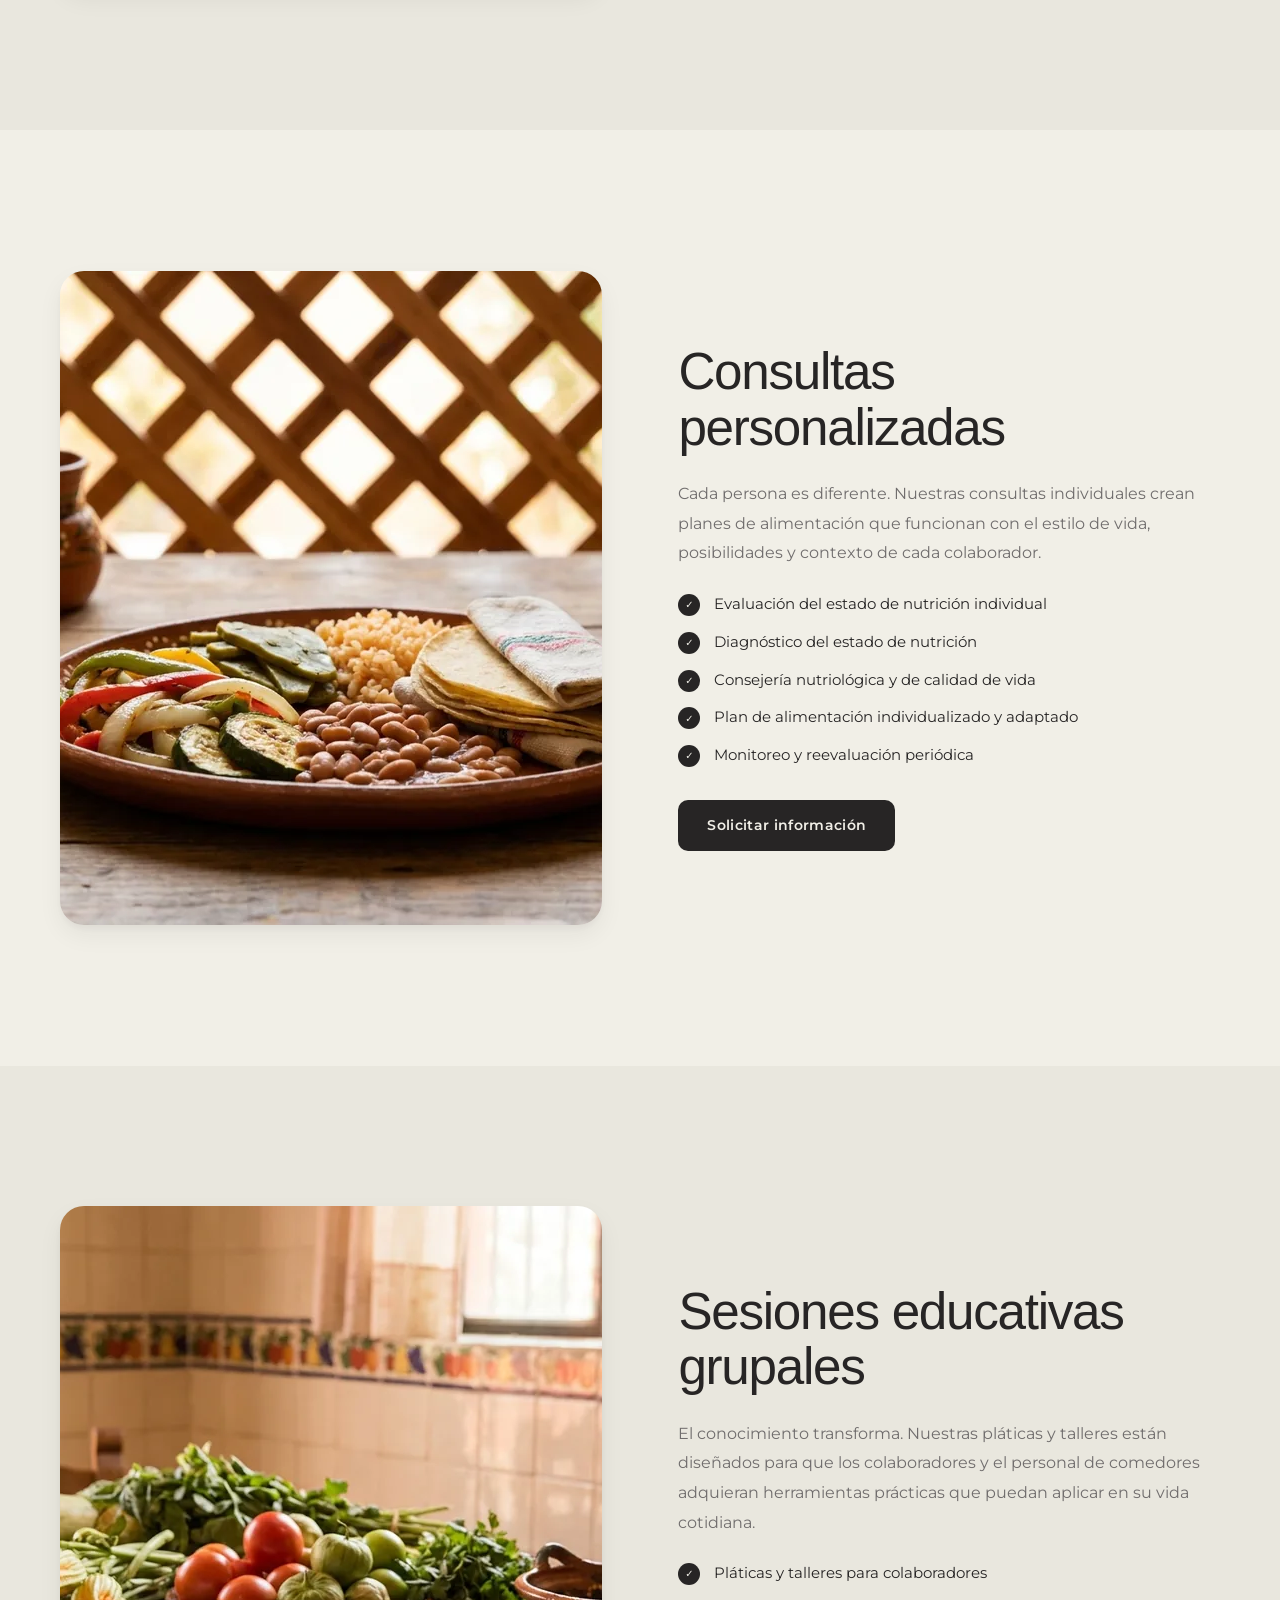
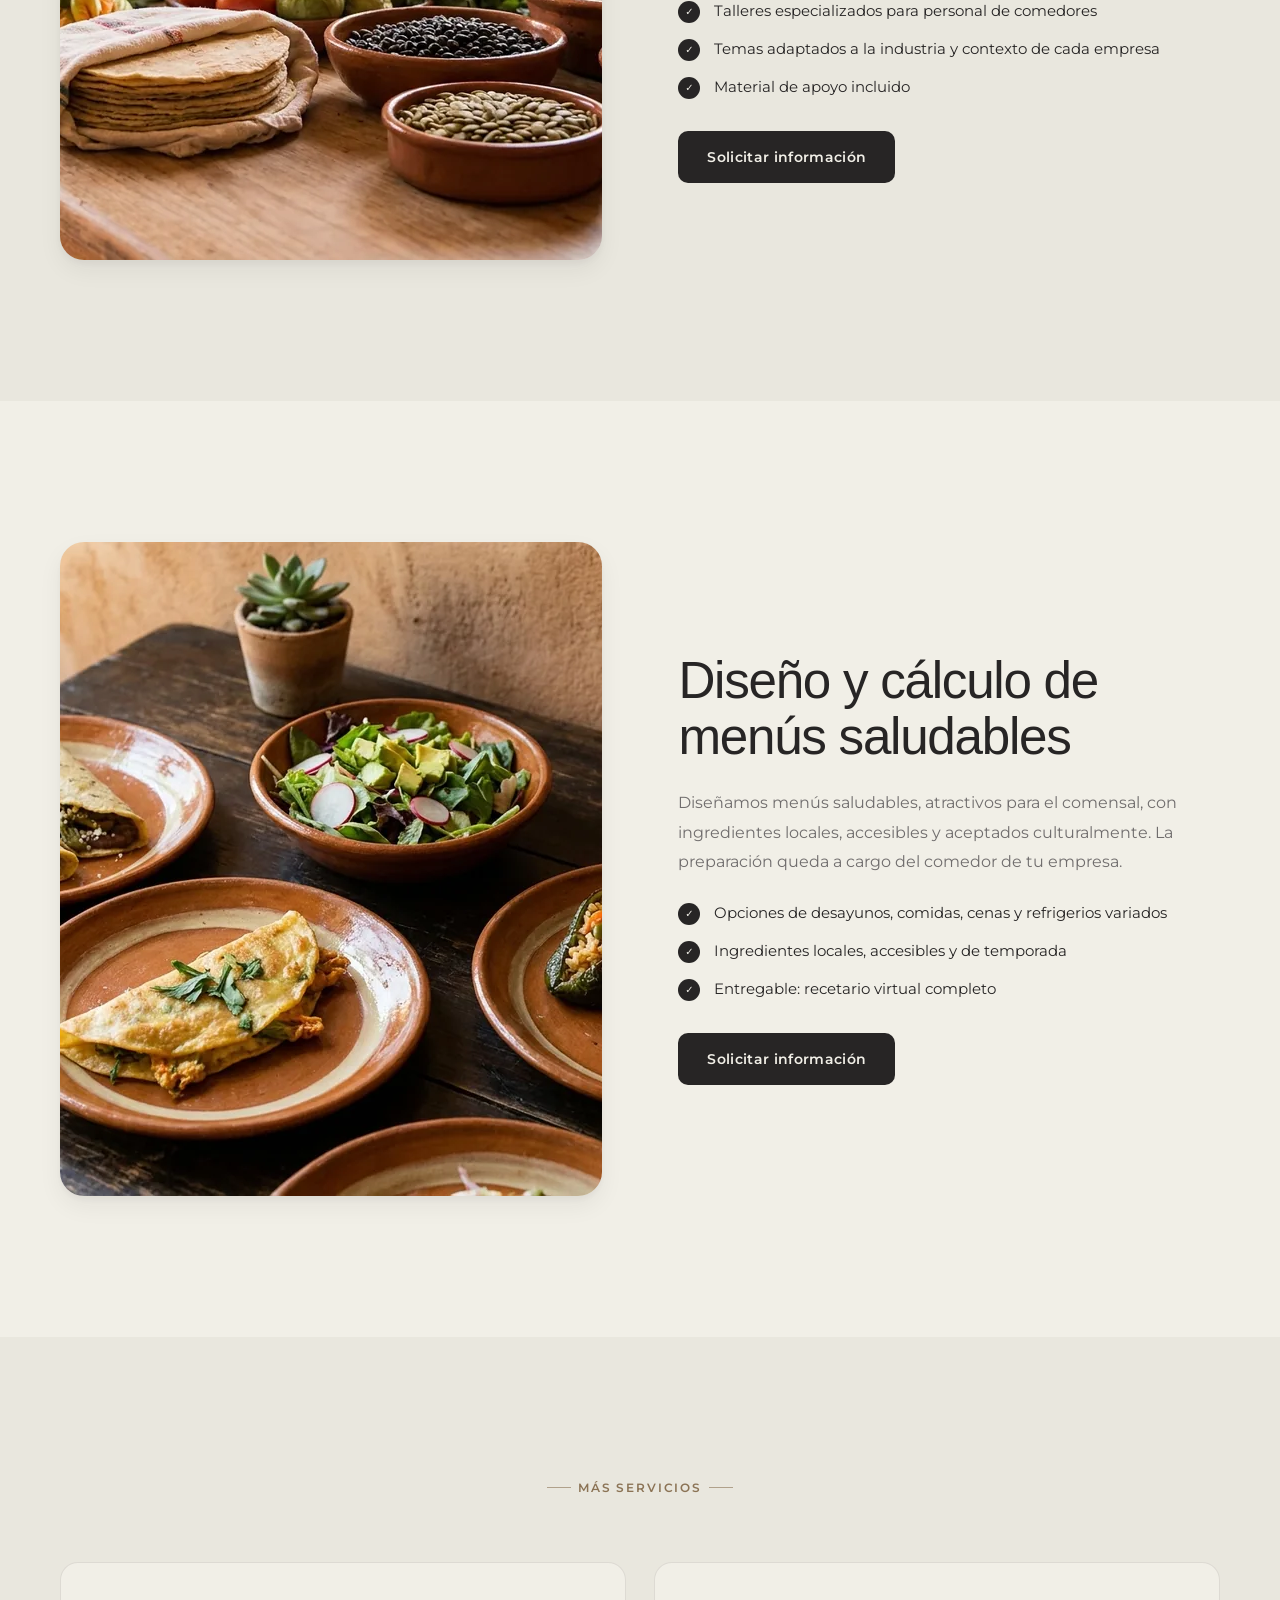
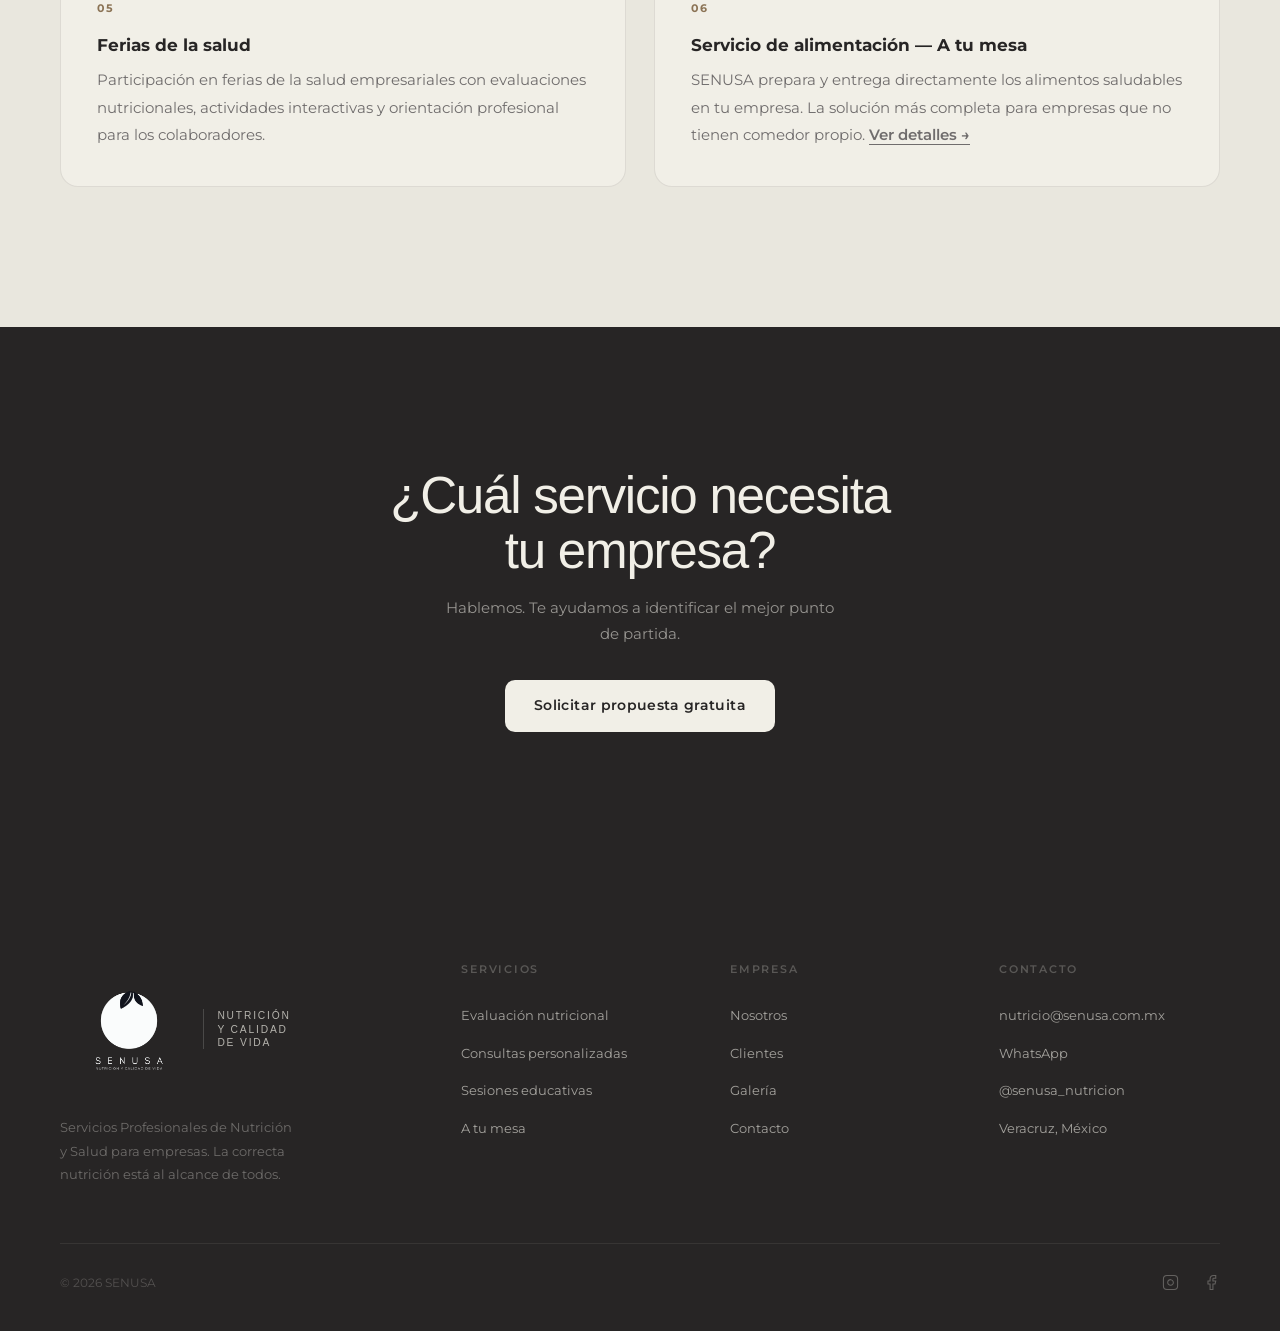
<file: servicios.html>
<!DOCTYPE html>
<html lang="es-MX">
<head>
  <meta charset="UTF-8"><meta name="viewport" content="width=device-width, initial-scale=1.0">
  <title>Servicios — SENUSA</title>
  <meta name="description" content="Evaluación nutricional, consultas personalizadas, sesiones educativas, diseño de menús y servicio de alimentación para empresas.">
  <meta name="theme-color" content="#f1efe7">
  <link rel="canonical" href="https://senusa.com.mx/servicios.html">
  <link rel="icon" type="image/png" href="img/logo-senusa.png">
  <link rel="apple-touch-icon" href="img/logo-senusa.png">
  <meta property="og:type" content="website">
  <meta property="og:site_name" content="SENUSA">
  <meta property="og:locale" content="es_MX">
  <meta property="og:url" content="https://senusa.com.mx/servicios.html">
  <meta property="og:title" content="Servicios — SENUSA">
  <meta property="og:description" content="Evaluación, consultas, sesiones educativas, menús y servicio de alimentación para empresas.">
  <meta property="og:image" content="https://senusa.com.mx/img/logo-senusa.png">
  <meta name="twitter:card" content="summary_large_image">
  <meta name="twitter:title" content="Servicios — SENUSA">
  <meta name="twitter:description" content="Evaluación, consultas, sesiones educativas, menús y servicio de alimentación para empresas.">
  <meta name="twitter:image" content="https://senusa.com.mx/img/logo-senusa.png">
  <link rel="preconnect" href="https://fonts.googleapis.com"><link rel="preconnect" href="https://fonts.gstatic.com" crossorigin>
  <link href="https://fonts.googleapis.com/css2?family=Montserrat:ital,wght@0,300;0,400;0,500;0,600;0,700;1,400&display=swap" rel="stylesheet">
  <link rel="stylesheet" href="https://fonts.cdnfonts.com/css/glacial-indifference">
  <link rel="stylesheet" href="css/senusa.css">
</head>
<body>
  <a class="skip-link" href="#main">Saltar al contenido</a>
  <nav class="site-nav" id="site-nav"><div class="nav-inner">
    <a href="index.html" class="logo"><img src="img/logo-senusa.png" alt="SENUSA — Nutrición y Calidad de Vida" width="126" height="126" style="object-fit:contain">
      <span class="logo-tagline">Nutrición y Calidad de Vida</span>
    </a>
    <ul class="nav-links"><li><a href="servicios.html" class="active" aria-current="page">Servicios</a></li><li><a href="nosotros.html">Nosotros</a></li><li><a href="a-tu-mesa.html">A tu mesa</a></li><li><a href="nuestros-clientes.html">Clientes</a></li><li><a href="galeria.html">Galería</a></li><li><a href="contacto.html">Contacto</a></li></ul>
    <a href="contacto.html" class="btn btn-dark nav-cta" style="font-size:.82rem;padding:.6rem 1.3rem">Solicitar propuesta</a>
    <button class="hamburger" id="ham" aria-label="Menú"><span></span><span></span><span></span></button>
  </div></nav>
  <div class="mob-overlay" id="mob"><button class="mob-close" id="mob-close" aria-label="Cerrar"><svg width="24" height="24" viewBox="0 0 24 24" fill="none" stroke="currentColor" stroke-width="1.5"><line x1="18" y1="6" x2="6" y2="18"/><line x1="6" y1="6" x2="18" y2="18"/></svg></button><a href="servicios.html">Servicios</a><a href="nosotros.html">Nosotros</a><a href="a-tu-mesa.html">A tu mesa</a><a href="nuestros-clientes.html">Clientes</a><a href="galeria.html">Galería</a><a href="contacto.html">Contacto</a><a href="contacto.html" class="btn btn-dark" style="margin-top:1rem">Solicitar propuesta</a></div>

  <main id="main">
    <section class="page-hero">
      <div class="wrap">
        <div class="eyebrow center fu">Lo que hacemos</div>
        <h1 class="fu d1">Servicios de nutrición,<br>salud y calidad de vida.</h1>
        <p class="sub fu d2">Cada servicio está diseñado para generar impacto real y medible en el bienestar de tu equipo.</p>
      </div>
    </section>

    <!-- S01 -->
    <section class="alt">
      <div class="wrap">
        <div class="split rev">
          <div class="split-content fu">
            <h2>Evaluación del estado de nutrición y calidad de vida</h2>
            <p>El punto de partida de cualquier programa exitoso es conocer la situación real. Aplicamos una evaluación integral que nos da el panorama completo para diseñar una intervención efectiva y medible.</p>
            <ul class="checklist">
              <li>Indicadores antropométricos (peso, talla, pliegues, perímetros)</li>
              <li>Indicadores alimentarios</li>
              <li>Indicadores clínico-nutricios</li>
              <li>Calidad de vida y calidad de sueño</li>
              <li>Nivel de conocimiento en alimentación</li>
            </ul>
            <a href="contacto.html" class="btn btn-dark">Solicitar información</a>
          </div>
          <div class="split-img fu d2">
            <img class="senusa-photo" src="img/svc-evaluacion.webp" alt="Evaluación del estado de nutrición" loading="lazy" width="1200" height="654">
          </div>
        </div>
      </div>
    </section>

    <!-- S02 -->
    <section>
      <div class="wrap">
        <div class="split">
          <div class="split-img fu">
            <img class="senusa-photo" src="img/svc-consulta.webp" alt="Consulta nutricional personalizada" loading="lazy" width="1200" height="654">
          </div>
          <div class="split-content fu d2">
            <h2>Consultas personalizadas</h2>
            <p>Cada persona es diferente. Nuestras consultas individuales crean planes de alimentación que funcionan con el estilo de vida, posibilidades y contexto de cada colaborador.</p>
            <ul class="checklist">
              <li>Evaluación del estado de nutrición individual</li>
              <li>Diagnóstico del estado de nutrición</li>
              <li>Consejería nutriológica y de calidad de vida</li>
              <li>Plan de alimentación individualizado y adaptado</li>
              <li>Monitoreo y reevaluación periódica</li>
            </ul>
            <a href="contacto.html" class="btn btn-dark">Solicitar información</a>
          </div>
        </div>
      </div>
    </section>

    <!-- S03 -->
    <section class="alt">
      <div class="wrap">
        <div class="split rev">
          <div class="split-content fu">
            <h2>Sesiones educativas grupales</h2>
            <p>El conocimiento transforma. Nuestras pláticas y talleres están diseñados para que los colaboradores y el personal de comedores adquieran herramientas prácticas que puedan aplicar en su vida cotidiana.</p>
            <ul class="checklist">
              <li>Pláticas y talleres para colaboradores</li>
              <li>Talleres especializados para personal de comedores</li>
              <li>Temas adaptados a la industria y contexto de cada empresa</li>
              <li>Material de apoyo incluido</li>
            </ul>
            <a href="contacto.html" class="btn btn-dark">Solicitar información</a>
          </div>
          <div class="split-img fu d2">
            <img class="senusa-photo" src="img/svc-taller.webp" alt="Taller y sesión educativa de nutrición" loading="lazy" width="1200" height="654">
          </div>
        </div>
      </div>
    </section>

    <!-- S04 -->
    <section>
      <div class="wrap">
        <div class="split">
          <div class="split-img fu">
            <img class="senusa-photo" src="img/svc-menus.webp" alt="Diseño y cálculo de menús saludables" loading="lazy" width="1200" height="654">
          </div>
          <div class="split-content fu d2">
            <h2>Diseño y cálculo de menús saludables</h2>
            <p>Diseñamos menús saludables, atractivos para el comensal, con ingredientes locales, accesibles y aceptados culturalmente. La preparación queda a cargo del comedor de tu empresa.</p>
            <ul class="checklist">
              <li>Opciones de desayunos, comidas, cenas y refrigerios variados</li>
              <li>Ingredientes locales, accesibles y de temporada</li>
              <li>Entregable: recetario virtual completo</li>
            </ul>
            <a href="contacto.html" class="btn btn-dark">Solicitar información</a>
          </div>
        </div>
      </div>
    </section>

    <!-- S05 y S06 -->
    <section class="alt">
      <div class="wrap">
        <div class="svc-header fu">
          <div class="eyebrow center">Más servicios</div>
        </div>
        <div class="svc-grid" style="grid-template-columns:repeat(2,1fr)">
          <div class="svc-card fu">
            <span class="svc-num">05</span>
            <h3>Ferias de la salud</h3>
            <p>Participación en ferias de la salud empresariales con evaluaciones nutricionales, actividades interactivas y orientación profesional para los colaboradores.</p>
          </div>
          <div class="svc-card fu">
            <span class="svc-num">06</span>
            <h3>Servicio de alimentación — A tu mesa</h3>
            <p>SENUSA prepara y entrega directamente los alimentos saludables en tu empresa. La solución más completa para empresas que no tienen comedor propio. <a href="a-tu-mesa.html" style="font-weight:600;border-bottom:1px solid currentColor">Ver detalles →</a></p>
          </div>
        </div>
      </div>
    </section>

    <!-- CTA -->
    <section class="dark">
      <div class="wrap" style="text-align:center">
        <h2 class="fu" style="color:#f1efe7;max-width:520px;margin:0 auto 1rem">¿Cuál servicio necesita tu empresa?</h2>
        <p class="fu d1" style="color:rgba(241,239,231,.55);max-width:400px;margin:0 auto 2rem;font-size:.95rem">Hablemos. Te ayudamos a identificar el mejor punto de partida.</p>
        <a href="contacto.html" class="btn btn-light fu d2">Solicitar propuesta gratuita</a>
      </div>
    </section>
  </main>

  <footer class="site-footer"><div class="wrap"><div class="footer-grid"><div class="footer-brand"><div class="logo"><img src="img/logo-senusa.png" alt="SENUSA — Nutrición y Calidad de Vida" width="114" height="114" style="object-fit:contain;"><span class="logo-tagline footer-tagline">Nutrición y Calidad de Vida</span></div><p>Servicios Profesionales de Nutrición y Salud para empresas. La correcta nutrición está al alcance de todos.</p></div><div class="footer-col"><h6>Servicios</h6><ul class="footer-links"><li><a href="servicios.html">Evaluación nutricional</a></li><li><a href="servicios.html">Consultas personalizadas</a></li><li><a href="servicios.html">Sesiones educativas</a></li><li><a href="a-tu-mesa.html">A tu mesa</a></li></ul></div><div class="footer-col"><h6>Empresa</h6><ul class="footer-links"><li><a href="nosotros.html">Nosotros</a></li><li><a href="nuestros-clientes.html">Clientes</a></li><li><a href="galeria.html">Galería</a></li><li><a href="contacto.html">Contacto</a></li></ul></div><div class="footer-col"><h6>Contacto</h6><ul class="footer-links"><li><a href="mailto:nutricio@senusa.com.mx">nutricio@senusa.com.mx</a></li><li><a href="https://wa.me/522293012501" target="_blank" rel="noopener">WhatsApp</a></li><li><a href="https://instagram.com/senusa_nutricion" target="_blank" rel="noopener">@senusa_nutricion</a></li><li><span>Veracruz, México</span></li></ul></div></div><div class="footer-bottom"><span>© 2026 SENUSA</span><div class="footer-social"><a href="https://instagram.com/senusa_nutricion" target="_blank" rel="noopener" aria-label="Instagram"><svg width="17" height="17" viewBox="0 0 24 24" fill="none" stroke="currentColor" stroke-width="1.5"><rect width="20" height="20" x="2" y="2" rx="5"/><path d="M16 11.37A4 4 0 1 1 12.63 8 4 4 0 0 1 16 11.37z"/><line x1="17.5" x2="17.51" y1="6.5" y2="6.5"/></svg></a><a href="https://facebook.com/senusa" target="_blank" rel="noopener" aria-label="Facebook"><svg width="17" height="17" viewBox="0 0 24 24" fill="none" stroke="currentColor" stroke-width="1.5"><path d="M18 2h-3a5 5 0 0 0-5 5v3H7v4h3v8h4v-8h3l1-4h-4V7a1 1 0 0 1 1-1h3z"/></svg></a></div></div></div></footer>
  <a href="https://wa.me/522293012501" class="wa-fab" aria-label="WhatsApp" target="_blank" rel="noopener"><svg width="26" height="26" viewBox="0 0 32 32" fill="white"><path d="M16 3C9.37 3 4 8.37 4 15c0 2.61.85 5.03 2.29 7.01L4.5 28l6.18-1.76A12.92 12.92 0 0 0 16 27c6.63 0 12-5.37 12-12S22.63 3 16 3Zm6.42 17.13c-.27.76-1.57 1.44-2.15 1.53-.55.08-1.25.12-2.02-.13-.47-.15-1.07-.35-1.83-.69-3.22-1.39-5.32-4.6-5.48-4.81-.16-.22-1.3-1.73-1.3-3.3 0-1.57.82-2.34 1.12-2.66.29-.32.63-.4.84-.4.21 0 .42.002.6.01.19.01.45-.07.7.54.27.63.91 2.21.99 2.37.08.16.13.35.03.56-.1.21-.15.34-.3.52-.15.18-.32.4-.45.54-.15.15-.3.32-.13.63.17.31.76 1.26 1.64 2.04 1.13 1.01 2.08 1.32 2.39 1.47.31.15.49.13.67-.08.18-.21.77-.9.97-1.21.2-.31.4-.26.67-.16.27.1 1.72.81 2.01.96.3.15.5.22.57.35.07.12.07.7-.2 1.46Z"/></svg></a>
  <script src="js/senusa.js"></script>
</body></html>
</file>
<file: css/senusa.css>
/* ================================================================
   SENUSA 3.0 — Estilos globales · Nivel Premium
   ----------------------------------------------------------------
   Mejoras aplicadas:
   • Sistema de animaciones spring-based (inspirado en Emil Kowalski)
   • Micro-interacciones en botones, cards y nav
   • Jerarquía tipográfica refinada con mejor ritmo vertical
   • Sistema de sombras por capas para profundidad visual
   • Cards con hover 3D sutil
   • Testimonios con diseño editorial
   • Footer premium con separadores visuales
   • Galería con efecto reveal + overlay
   • prefers-reduced-motion respetado globalmente
   ----------------------------------------------------------------
   Paleta: bg #f1efe7 · alt #e9e7de · dark #272525 · muted #706d6d
   Accent cálido: #8b7355 (nuevo — tierra/café premium)
   Tipografía: Glacial Indifference (títulos) + Montserrat (cuerpo)
================================================================ */

/* ── Variables ────────────────────────────────────────────── */
:root {
  /* Colores base */
  --bg:       #f1efe7;
  --bg-alt:   #e9e7de;
  --dark:     #272525;
  --light:    #f1efe7;
  --muted:    #706d6d;
  --accent:   #8b7355;          /* Nuevo — acento cálido tierra */
  --border:   rgba(39,37,37,.10);

  /* Tipografía */
  --head:     'Glacial Indifference', 'Jost', sans-serif;
  --body:     'Montserrat', system-ui, sans-serif;

  /* Radios */
  --r:        10px;
  --r-lg:     18px;
  --r-xl:     24px;

  /* Layout */
  --nav-h:    80px;
  --max:      1240px;

  /* ── Animaciones spring-based (Emil Kowalski style) ───── */
  /* Spring suave: rebote natural, no robótico */
  --spring:       cubic-bezier(.22,1.2,.36,1);
  /* Spring más contenido para hovers */
  --spring-hover: cubic-bezier(.34,1.56,.64,1);
  /* Ease out elegante para entradas */
  --ease-out:     cubic-bezier(.16,1,.3,1);
  /* Ease estándar para transiciones sutiles */
  --ease:         cubic-bezier(.4,0,.2,1);

  /* Duraciones — las animaciones premium son ligeramente más lentas */
  --t-fast:   .18s;
  --t:        .3s;
  --t-slow:   .5s;
  --t-enter:  .7s;

  /* ── Sistema de sombras por capas ─────────────────────── */
  /* Reposo: shadow sutil, apenas perceptible */
  --shadow-sm:  0 1px 2px rgba(39,37,37,.04),
                0 2px 4px rgba(39,37,37,.03);
  /* Hover: elevación media, profundidad clara */
  --shadow-md:  0 4px 6px rgba(39,37,37,.04),
                0 10px 24px rgba(39,37,37,.06);
  /* Elevado: para modales, overlays */
  --shadow-lg:  0 8px 16px rgba(39,37,37,.05),
                0 20px 48px rgba(39,37,37,.08);
  /* Sombra suave para cards oscuras */
  --shadow-dark: 0 4px 12px rgba(0,0,0,.2),
                 0 12px 32px rgba(0,0,0,.12);
}

/* ── Reset ────────────────────────────────────────────────── */
*, *::before, *::after { box-sizing: border-box; margin: 0; padding: 0; }
html   { scroll-behavior: smooth; }
body   {
  background: var(--bg);
  color: var(--dark);
  font-family: var(--body);
  font-size: 1rem;
  line-height: 1.75;
  -webkit-font-smoothing: antialiased;
  -moz-osx-font-smoothing: grayscale;
  overflow-x: hidden;
}
img    { display: block; max-width: 100%; }
a      { color: inherit; text-decoration: none; }
ul     { list-style: none; }
button { cursor: pointer; border: none; background: none; font: inherit; }

/* ── Tipografía (jerarquía refinada) ──────────────────────── */
h1, h2, h3, h4 {
  font-family: var(--head);
  font-weight: 400;
  line-height: 1.08;
  letter-spacing: -.025em;
}
/* h1 ligeramente más grande para impacto en hero */
h1 { font-size: clamp(3.2rem, 6.5vw, 5.8rem); }
h2 { font-size: clamp(2.2rem, 4vw, 3.4rem); }
h3 { font-size: 1.1rem; font-weight: 700; font-family: var(--body); letter-spacing: 0; line-height: 1.35; }

/* Eyebrow — ahora con línea decorativa en lugar de estrellas para look premium */
.eyebrow {
  display: flex;
  align-items: center;
  gap: .65em;
  font-size: .72rem;
  font-weight: 600;
  letter-spacing: .16em;
  text-transform: uppercase;
  color: var(--accent);          /* Cambiado a accent para diferenciación */
}
.eyebrow::before {
  content: '';
  width: 24px;
  height: 1.5px;
  background: var(--accent);
  opacity: .6;
  flex-shrink: 0;
}
.eyebrow::after {
  content: '';
  width: 24px;
  height: 1.5px;
  background: var(--accent);
  opacity: .6;
  flex-shrink: 0;
}
.eyebrow.center  { justify-content: center; }

/* ── Layout ───────────────────────────────────────────────── */
.wrap        { max-width: var(--max);  margin: 0 auto; padding: 0 clamp(1.25rem,4vw,2.5rem); }
.wrap-narrow { max-width: 760px;       margin: 0 auto; padding: 0 clamp(1.25rem,4vw,2.5rem); }

/* Sections con más ritmo vertical */
section       { padding: clamp(5.5rem,11vw,10rem) 0; }
section.alt   { background: var(--bg-alt); }
section.dark  { background: var(--dark); color: var(--light); }

/* ── Botones (micro-interacciones premium) ────────────────── */
.btn {
  display: inline-flex;
  align-items: center;
  gap: .55em;
  padding: .85rem 1.8rem;
  border-radius: var(--r);
  font-size: .875rem;
  font-weight: 600;
  letter-spacing: .025em;
  position: relative;
  overflow: hidden;
  transition:
    background var(--t) var(--ease),
    transform var(--t) var(--spring-hover),
    box-shadow var(--t) var(--ease);
}
/* Efecto de brillo sutil al hover — capa pseudo-element */
.btn::before {
  content: '';
  position: absolute;
  inset: 0;
  background: linear-gradient(105deg, transparent 40%, rgba(255,255,255,.12) 50%, transparent 60%);
  transform: translateX(-100%);
  transition: transform .5s var(--ease);
}
.btn:hover::before { transform: translateX(100%); }

.btn-dark {
  background: var(--dark);
  color: var(--light);
}
.btn-dark:hover {
  background: #3a3737;
  transform: translateY(-3px);
  box-shadow: var(--shadow-md);
}
.btn-dark:active {
  transform: translateY(-1px);
  box-shadow: var(--shadow-sm);
}

.btn-light {
  background: var(--light);
  color: var(--dark);
}
.btn-light:hover {
  background: #e8e6dd;
  transform: translateY(-3px);
  box-shadow: var(--shadow-md);
}
.btn-light:active {
  transform: translateY(-1px);
}

/* Flecha animada en botones que terminan con → */
.btn-arrow::after {
  content: '\2192';
  display: inline-block;
  transition: transform var(--t) var(--spring-hover);
}
.btn-arrow:hover::after {
  transform: translateX(4px);
}

/* ── Placeholder imagen ───────────────────────────────────── */
.ph {
  background: var(--bg-alt);
  border: 2px dashed rgba(39,37,37,.12);
  border-radius: var(--r-xl);
  display: flex;
  flex-direction: column;
  align-items: center;
  justify-content: center;
  gap: .75rem;
  color: var(--muted);
  font-size: .82rem;
  text-align: center;
  padding: 2rem;
  transition: border-color var(--t) var(--ease);
}
.ph:hover { border-color: rgba(39,37,37,.22); }
.ph svg      { opacity: .3; }
.ph-hero     { min-height: clamp(260px,35vw,460px); max-width: 900px; margin: 0 auto; }
.ph-med      { min-height: clamp(240px,30vw,380px); }
.ph-sm       { min-height: 200px; }

/* ── Navegación (mejorada con transiciones spring) ────────── */
.site-nav {
  position: fixed;
  top: 0; left: 0; right: 0;
  z-index: 200;
  height: var(--nav-h);
  background: rgba(241,239,231,.92);
  backdrop-filter: blur(20px) saturate(1.4);
  -webkit-backdrop-filter: blur(20px) saturate(1.4);
  border-bottom: 1px solid transparent;
  transition: border-color var(--t) var(--ease),
              background var(--t) var(--ease),
              box-shadow var(--t) var(--ease);
}
/* Al hacer scroll: borde + sombra sutil para profundidad */
.site-nav.scrolled {
  border-bottom-color: var(--border);
  box-shadow: 0 1px 8px rgba(39,37,37,.04);
}

.nav-inner {
  max-width: var(--max);
  margin: 0 auto;
  padding: 0 clamp(1.25rem,4vw,2.5rem);
  height: 100%;
  display: flex;
  align-items: center;
  justify-content: space-between;
  gap: 2rem;
}

.logo {
  display: flex;
  align-items: center;
  gap: .7rem;
  flex-shrink: 0;
}
.logo-name {
  font-family: var(--head);
  font-size: 1.3rem;
  letter-spacing: .12em;
}

/* Tagline al lado del logo PNG — extiende el wordmark visual */
.logo-tagline {
  font-family: var(--head);
  font-size: .68rem;
  font-weight: 400;
  letter-spacing: .18em;
  text-transform: uppercase;
  color: var(--accent);
  line-height: 1.3;
  max-width: 8.5em;
  display: inline-block;
  margin-left: -.4rem;
  border-left: 1.5px solid rgba(139,115,85,.3);
  padding-left: .85rem;
  align-self: center;
}
.site-footer .logo-tagline,
.footer-tagline {
  color: rgba(241,239,231,.7);
  border-left-color: rgba(241,239,231,.18);
  font-size: .64rem;
}

/* En mobile, esconder el tagline del nav para no saturar */
@media (max-width: 720px) {
  .site-nav .logo-tagline { display: none; }
}

.nav-links {
  display: flex;
  gap: clamp(1.5rem,2.5vw,2.8rem);
  align-items: center;
}
.nav-links a {
  font-size: .9rem;
  font-weight: 500;
  letter-spacing: .03em;
  position: relative;
  white-space: nowrap;
  transition: color var(--t-fast) var(--ease);
}
/* Underline animado con spring easing */
.nav-links a::after {
  content: '';
  position: absolute;
  bottom: -4px; left: 0;
  width: 0; height: 2px;
  background: var(--accent);
  border-radius: 1px;
  transition: width var(--t) var(--spring);
}
.nav-links a:hover::after,
.nav-links a.active::after { width: 100%; }
.nav-links a:hover { color: var(--accent); }
.nav-links a.active { color: var(--accent); }

/* CTA del nav con hover especial */
.nav-cta {
  transition: background var(--t-fast) var(--ease),
              transform var(--t) var(--spring-hover),
              box-shadow var(--t) var(--ease) !important;
}

.hamburger {
  display: none;
  flex-direction: column;
  gap: 5px;
  padding: .4rem;
}
.hamburger span {
  display: block;
  width: 22px; height: 1.5px;
  background: var(--dark);
  transition: transform var(--t) var(--spring), opacity var(--t-fast);
  transform-origin: center;
}
/* Animación hamburger → X */
.hamburger.active span:nth-child(1) { transform: translateY(6.5px) rotate(45deg); }
.hamburger.active span:nth-child(2) { opacity: 0; }
.hamburger.active span:nth-child(3) { transform: translateY(-6.5px) rotate(-45deg); }

/* Menú mobile — con transición de entrada suave */
.mob-overlay {
  display: none;
  position: fixed;
  top: 0; right: 0; bottom: 0; left: 0;
  z-index: 190;
  background: var(--bg);
  flex-direction: column;
  align-items: center;
  justify-content: center;
  gap: 2.5rem;
  opacity: 0;
  transition: opacity var(--t-slow) var(--ease-out);
}
.mob-overlay.open {
  display: flex;
  opacity: 1;
}
.mob-overlay a {
  font-family: var(--head);
  font-size: clamp(1.8rem,5vw,2.3rem);
  opacity: 0;
  transform: translateY(12px);
}
/* Stagger de entrada para links del menú mobile */
.mob-overlay.open a {
  animation: mob-link-in var(--t-enter) var(--spring) forwards;
}
.mob-overlay.open a:nth-child(1) { animation-delay: .05s; }
.mob-overlay.open a:nth-child(2) { animation-delay: .1s; }
.mob-overlay.open a:nth-child(3) { animation-delay: .15s; }
.mob-overlay.open a:nth-child(4) { animation-delay: .2s; }
.mob-overlay.open a:nth-child(5) { animation-delay: .25s; }
.mob-overlay.open a:nth-child(6) { animation-delay: .3s; }
.mob-overlay.open a:nth-child(7) { animation-delay: .35s; }
.mob-overlay.open a:nth-child(8) { animation-delay: .4s; }

@keyframes mob-link-in {
  to { opacity: 1; transform: none; }
}

.mob-close {
  position: absolute;
  top: 1.4rem; right: 1.6rem;
  background: none;
  border: none;
  cursor: pointer;
  transition: transform var(--t) var(--spring-hover);
}
.mob-close:hover { transform: rotate(90deg); }

/* ── Hero ─────────────────────────────────────────────────── */
.hero {
  padding-top: calc(var(--nav-h) + clamp(4.5rem,8vw,7rem));
  padding-bottom: clamp(4.5rem,8vw,7rem);
  text-align: center;
}
.hero .eyebrow  { justify-content: center; margin-bottom: 2.25rem; }
.hero h1        { max-width: 920px; margin: 0 auto 1.75rem; }
.hero .sub      {
  max-width: 560px;
  margin: 0 auto 3.25rem;
  color: var(--muted);
  font-size: 1.12rem;
  line-height: 1.85;
}
.hero-img       { margin-top: clamp(3.5rem,7vw,5.5rem); }

/* Hero de páginas internas */
.page-hero {
  padding-top: calc(var(--nav-h) + clamp(4rem,7vw,5.5rem));
  padding-bottom: clamp(4rem,6vw,5.5rem);
  text-align: center;
}
.page-hero .eyebrow { justify-content: center; margin-bottom: 1.5rem; }
.page-hero h1       { max-width: 720px; margin: 0 auto 1.5rem; }
.page-hero .sub     { max-width: 540px; margin: 0 auto; color: var(--muted); font-size: 1.05rem; line-height: 1.85; }

/* ── Grid servicios (cards con efecto hover premium) ──────── */
.svc-header { text-align: center; margin-bottom: clamp(2.5rem,5vw,4rem); }
.svc-header .eyebrow { justify-content: center; margin-bottom: .75rem; }
.svc-header p { color: var(--muted); max-width: 440px; margin: 0 auto; font-size: .95rem; }

.svc-grid {
  display: grid;
  grid-template-columns: repeat(3,1fr);
  gap: clamp(1.25rem,3vw,1.75rem);
}

/* Cards de servicio — ahora con fondo, sombra y hover con elevación */
.svc-card {
  background: var(--bg);
  border: 1px solid var(--border);
  border-radius: var(--r-lg);
  padding: clamp(1.5rem,3vw,2.25rem);
  transition:
    transform var(--t) var(--spring-hover),
    box-shadow var(--t) var(--ease),
    border-color var(--t) var(--ease);
  /* Efecto 3D sutil */
  will-change: transform;
}
.svc-card:hover {
  transform: translateY(-6px);
  box-shadow: var(--shadow-md);
  border-color: rgba(139,115,85,.2);
}
.alt .svc-card { background: var(--bg); }

.svc-num {
  font-size: .68rem;
  font-weight: 700;
  letter-spacing: .16em;
  color: var(--accent);
  margin-bottom: 1rem;
  display: block;
}
.svc-card h3 { margin-bottom: .65rem; line-height: 1.35; font-size: 1.05rem; }
.svc-card p  { font-size: .93rem; color: var(--muted); line-height: 1.85; }

/* ── Split (2 columnas texto+imagen) ─────────────────────── */
.split {
  display: grid;
  grid-template-columns: 1fr 1fr;
  align-items: center;
  gap: clamp(2.5rem,6vw,6rem);
}
.split.rev .split-img { order: -1; }

.split-content .eyebrow  { margin-bottom: 1.5rem; }
.split-content h2        { margin-bottom: 1.5rem; }
.split-content p         { color: var(--muted); font-size: 1rem; margin-bottom: 1rem; line-height: 1.85; }
.split-content .btn      { margin-top: 2rem; }

/* ── Checklist (con checkmark accent) ─────────────────────── */
.checklist { display: flex; flex-direction: column; gap: .85rem; margin-top: 1.5rem; }
.checklist li {
  display: flex;
  align-items: flex-start;
  gap: .85rem;
  font-size: .95rem;
  line-height: 1.6;
}
.checklist li::before {
  content: "\2713";
  flex-shrink: 0;
  width: 22px; height: 22px;
  border-radius: 50%;
  background: var(--dark);
  color: var(--light);
  font-size: .62rem;
  display: flex;
  align-items: center;
  justify-content: center;
  margin-top: 2px;
  transition: background var(--t) var(--ease), transform var(--t) var(--spring-hover);
}
/* Hover sutil en cada check */
.checklist li:hover::before {
  background: var(--accent);
  transform: scale(1.1);
}
.dark .checklist li::before {
  background: var(--light);
  color: var(--dark);
}

/* ── Método 4 pasos (con hover y número accent) ──────────── */
.method-grid {
  display: grid;
  grid-template-columns: repeat(4,1fr);
  gap: 1px;
  background: var(--border);
  margin-top: clamp(2.5rem,5vw,4rem);
  border-radius: var(--r-lg);
  overflow: hidden;
}
.method-step {
  background: var(--bg);
  padding: 2.5rem 2rem;
  transition: background var(--t) var(--ease);
}
.method-step:hover { background: #eeece4; }

.step-n {
  font-size: .68rem;
  font-weight: 700;
  letter-spacing: .16em;
  text-transform: uppercase;
  color: var(--accent);
  display: block;
  margin-bottom: 1rem;
}
.method-step h3 { margin-bottom: .5rem; font-size: .95rem; font-weight: 700; font-family: var(--body); }
.method-step p  { font-size: .85rem; color: var(--muted); line-height: 1.8; }

/* ── Pilares (con hover y icono animado) ──────────────────── */
.pillars-grid {
  display: grid;
  grid-template-columns: repeat(3,1fr);
  gap: 1px;
  background: var(--border);
  border-radius: var(--r-lg);
  overflow: hidden;
}
.pillar {
  background: var(--bg-alt);
  padding: clamp(2rem,4vw,3.5rem) clamp(1.5rem,3vw,2.5rem);
  transition: background var(--t) var(--ease);
}
.pillar:hover { background: #e5e3da; }

.pillar-icon {
  width: 48px; height: 48px;
  border-radius: 50%;
  border: 1.5px solid rgba(139,115,85,.25);
  display: flex;
  align-items: center;
  justify-content: center;
  font-size: 1.2rem;
  margin-bottom: 1.6rem;
  transition: transform var(--t) var(--spring-hover),
              border-color var(--t) var(--ease);
}
.pillar:hover .pillar-icon {
  transform: scale(1.08) rotate(-3deg);
  border-color: var(--accent);
}
.pillar h3 { margin-bottom: .7rem; }
.pillar p  { font-size: .88rem; color: var(--muted); line-height: 1.85; }

/* ── Testimonial (diseño editorial premium) ───────────────── */
.t-quote {
  font-family: var(--head);
  font-size: clamp(1.8rem, 3.8vw, 3rem);
  font-style: italic;
  line-height: 1.28;
  text-align: center;
  max-width: 780px;
  margin: 0 auto 2.75rem;
  position: relative;
}
/* Comillas decorativas grandes */
.t-quote::before {
  content: '\201C';
  position: absolute;
  top: -.6em;
  left: 50%;
  transform: translateX(-50%);
  font-size: 4em;
  font-style: normal;
  color: rgba(241,239,231,.08);
  line-height: 1;
  pointer-events: none;
}

.t-source { display: flex; flex-direction: column; align-items: center; gap: .2rem; }
.t-name   { font-size: .88rem; font-weight: 600; letter-spacing: .02em; }
.t-role   { font-size: .76rem; color: rgba(241,239,231,.62); font-weight: 300; }

/* Divider animado — crece desde el centro */
.t-divider {
  width: 1px;
  height: 0;
  background: rgba(241,239,231,.12);
  margin: 3rem auto;
  transition: height var(--t-enter) var(--ease-out);
}
.t-divider.on { height: 60px; }

/* ── CTA section ──────────────────────────────────────────── */
.cta-section { text-align: center; }
.cta-section .eyebrow { justify-content: center; margin-bottom: 1.5rem; }
.cta-section h2 { max-width: 520px; margin: 0 auto 1.25rem; }
.cta-section p  { color: var(--muted); max-width: 400px; margin: 0 auto 2.25rem; font-size: .95rem; }

/* ── Logos clientes (con hover sutil) ─────────────────────── */
.logo-ph {
  background: var(--bg);
  border: 1.5px dashed rgba(39,37,37,.1);
  border-radius: var(--r);
  height: 88px;
  display: flex;
  align-items: center;
  justify-content: center;
  font-size: .78rem;
  color: var(--muted);
  transition: border-color var(--t) var(--ease),
              transform var(--t) var(--spring-hover),
              box-shadow var(--t) var(--ease);
}
.logo-ph:hover {
  border-color: rgba(139,115,85,.25);
  transform: translateY(-2px);
  box-shadow: var(--shadow-sm);
}
.logos-grid {
  display: grid;
  grid-template-columns: repeat(4,1fr);
  gap: 1.25rem;
}

/* ── Galería (hover reveal con overlay) ───────────────────── */
.gal-grid {
  display: grid;
  grid-template-columns: repeat(3,1fr);
  gap: 1.25rem;
}
.gal-item {
  border-radius: var(--r-xl);
  overflow: hidden;
  background: var(--bg-alt);
  border: 2px dashed rgba(39,37,37,.1);
  min-height: 260px;
  display: flex;
  align-items: center;
  justify-content: center;
  flex-direction: column;
  gap: .5rem;
  color: var(--muted);
  font-size: .82rem;
  padding: 1.5rem;
  text-align: center;
  position: relative;
  transition:
    border-color var(--t) var(--ease),
    transform var(--t) var(--spring-hover),
    box-shadow var(--t) var(--ease);
}
.gal-item:hover {
  border-color: rgba(139,115,85,.2);
  transform: translateY(-4px) scale(1.01);
  box-shadow: var(--shadow-md);
}
/* Cuando se usen imágenes reales, agregar overlay en hover */
.gal-item img {
  width: 100%; height: 100%;
  object-fit: cover;
  transition: transform var(--t-slow) var(--ease);
}
.gal-item:hover img { transform: scale(1.04); }

/* ── Misión / Visión ──────────────────────────────────────── */
.mv-grid {
  display: grid;
  grid-template-columns: 1fr 1fr;
  gap: 1px;
  background: var(--border);
  margin-top: 3.5rem;
  border-radius: var(--r-lg);
  overflow: hidden;
}
.mv-block {
  background: var(--bg-alt);
  padding: clamp(2.25rem,4.5vw,3.5rem);
  transition: background var(--t) var(--ease);
}
.mv-block:hover { background: #e5e3da; }
.mv-block .eyebrow { margin-bottom: 1.1rem; }
.mv-block h3 {
  margin-bottom: .85rem;
  font-family: var(--head);
  font-size: clamp(1.3rem,2vw,1.8rem);
  font-weight: 400;
}
.mv-block p  { font-size: .9rem; color: var(--muted); line-height: 1.85; }

/* ── Formulario de contacto (con focus states premium) ────── */
.contact-grid {
  display: grid;
  grid-template-columns: 1fr 1fr;
  gap: clamp(2.5rem,6vw,6rem);
  align-items: start;
}
.c-info .eyebrow  { margin-bottom: 1.25rem; }
.c-info h2        { margin-bottom: 1rem; }
.c-info > p       { color: var(--muted); font-size: .95rem; margin-bottom: 2.25rem; }
.c-details        { display: flex; flex-direction: column; gap: .9rem; }
.c-item           {
  display: flex;
  align-items: center;
  gap: .8rem;
  font-size: .88rem;
  transition: transform var(--t-fast) var(--ease);
}
.c-item:hover { transform: translateX(3px); }
.c-item svg       { opacity: .35; flex-shrink: 0; transition: opacity var(--t-fast); }
.c-item:hover svg { opacity: .6; }

.form { display: flex; flex-direction: column; gap: 1rem; }
.form-row { display: grid; grid-template-columns: 1fr 1fr; gap: 1rem; }
.form-group { display: flex; flex-direction: column; gap: .35rem; }
.form-group label {
  font-size: .68rem;
  font-weight: 600;
  letter-spacing: .12em;
  text-transform: uppercase;
  color: var(--muted);
  transition: color var(--t-fast);
}
/* Label cambia de color cuando el input tiene focus */
.form-group:focus-within label { color: var(--accent); }

.form-group input,
.form-group textarea,
.form-group select {
  background: transparent;
  border: 1.5px solid var(--border);
  border-radius: var(--r);
  padding: .8rem 1.1rem;
  font-family: var(--body);
  font-size: .88rem;
  color: var(--dark);
  outline: none;
  width: 100%;
  transition: border-color var(--t) var(--ease),
              box-shadow var(--t) var(--ease);
  -webkit-appearance: none;
}
/* Focus con glow sutil accent */
.form-group input:focus,
.form-group textarea:focus,
.form-group select:focus {
  border-color: var(--accent);
  box-shadow: 0 0 0 3px rgba(139,115,85,.08);
}
.form-group textarea { resize: vertical; min-height: 120px; }
.form-group select {
  background-image: url("data:image/svg+xml,%3Csvg xmlns='http://www.w3.org/2000/svg' width='12' height='8'%3E%3Cpath d='M1 1l5 5 5-5' stroke='%238b7355' stroke-width='1.5' fill='none' stroke-linecap='round'/%3E%3C/svg%3E");
  background-repeat: no-repeat;
  background-position: right 1rem center;
  padding-right: 2.5rem;
}
.form-msg { text-align: center; font-size: .85rem; color: var(--muted); min-height: 1.5rem; }

/* ── Footer (premium con mejor espaciado) ─────────────────── */
.site-footer {
  background: var(--dark);
  color: var(--light);
  padding: clamp(3.5rem,7vw,5.5rem) 0 clamp(1.5rem,3vw,2.5rem);
}
.footer-grid {
  display: grid;
  grid-template-columns: 1.6fr 1fr 1fr 1fr;
  gap: clamp(2rem,4vw,3rem);
  padding-bottom: clamp(2.5rem,5vw,3.5rem);
  border-bottom: 1px solid rgba(241,239,231,.08);
  margin-bottom: 1.75rem;
}
.footer-brand .logo-name { color: var(--light); }
.footer-brand p {
  margin-top: 1.1rem;
  font-size: .82rem;
  color: rgba(241,239,231,.35);
  line-height: 1.8;
  max-width: 240px;
}
.footer-col h6 {
  font-size: .68rem;
  font-weight: 600;
  letter-spacing: .16em;
  text-transform: uppercase;
  color: rgba(241,239,231,.25);
  margin-bottom: 1.35rem;
}
.footer-links { display: flex; flex-direction: column; gap: .6rem; }
.footer-links a, .footer-links span {
  font-size: .84rem;
  color: rgba(241,239,231,.62);
  transition: color var(--t-fast) var(--ease),
              transform var(--t-fast) var(--ease);
  display: inline-block;
}
.footer-links a:hover {
  color: var(--light);
  transform: translateX(2px);
}

.footer-bottom {
  display: flex;
  justify-content: space-between;
  align-items: center;
  font-size: .76rem;
  color: rgba(241,239,231,.22);
}
.footer-social { display: flex; gap: 1.5rem; }
.footer-social a {
  color: rgba(241,239,231,.3);
  transition: color var(--t-fast) var(--ease),
              transform var(--t) var(--spring-hover);
  display: inline-flex;
}
.footer-social a:hover {
  color: var(--light);
  transform: translateY(-2px);
}

/* ── WhatsApp FAB (con animación de pulso) ────────────────── */
.wa-fab {
  position: fixed;
  bottom: 1.75rem; right: 1.75rem;
  z-index: 300;
  width: 56px; height: 56px;
  border-radius: 50%;
  background: #25d366;
  display: flex;
  align-items: center;
  justify-content: center;
  box-shadow: 0 4px 22px rgba(37,211,102,.35);
  transition: transform var(--t) var(--spring-hover),
              box-shadow var(--t) var(--ease);
}
.wa-fab:hover {
  transform: scale(1.1);
  box-shadow: 0 6px 30px rgba(37,211,102,.5);
}
/* Pulso sutil de atención cada 4s */
@keyframes wa-pulse {
  0%, 100% { box-shadow: 0 4px 22px rgba(37,211,102,.35); }
  50%      { box-shadow: 0 4px 22px rgba(37,211,102,.35), 0 0 0 10px rgba(37,211,102,.08); }
}
.wa-fab { animation: wa-pulse 4s ease-in-out infinite; }
.wa-fab:hover { animation: none; }

/* ================================================================
   SISTEMA DE ANIMACIONES SCROLL (Spring-based)
   ----------------------------------------------------------------
   Clases:
   .sa        → scroll-animate (elemento base)
   .sa--up    → entra desde abajo (default, 28px)
   .sa--left  → entra desde la izquierda
   .sa--right → entra desde la derecha
   .sa--scale → entra con scale(0.96) → 1
   .sa--fade  → solo fade, sin movimiento
   .sa.on     → estado visible (aplicado por JS)
   .sa--d1 a .sa--d6 → delays staggered
================================================================ */
.sa {
  opacity: 0;
  transition:
    opacity var(--t-enter) var(--ease-out),
    transform var(--t-enter) var(--spring);
}
/* Dirección: desde abajo (default) */
.sa, .sa--up   { transform: translateY(32px); }
.sa--left      { transform: translateX(-32px); }
.sa--right     { transform: translateX(32px); }
.sa--scale     { transform: scale(.96); }
.sa--fade      { transform: none; }

/* Estado visible */
.sa.on { opacity: 1; transform: none; }

/* Delays staggered con ritmo natural */
.sa--d1 { transition-delay: .06s; }
.sa--d2 { transition-delay: .12s; }
.sa--d3 { transition-delay: .18s; }
.sa--d4 { transition-delay: .24s; }
.sa--d5 { transition-delay: .30s; }
.sa--d6 { transition-delay: .36s; }

/* Fallback: si JS no activa las animaciones, mostrar contenido tras 1.5s */
@keyframes sa-show { to { opacity: 1; transform: none; } }
.sa { animation: sa-show 0s 1.5s forwards; }
.sa.on { animation: none; }

/* ── LEGACY: mantener compatibilidad con clases .fu existentes ── */
.fu { opacity: 0; transform: translateY(28px); transition: opacity var(--t-enter) var(--ease-out), transform var(--t-enter) var(--spring); }
.fu.on  { opacity: 1; transform: none; }
.fu.d1  { transition-delay: .07s; }
.fu.d2  { transition-delay: .14s; }
.fu.d3  { transition-delay: .21s; }
.fu.d4  { transition-delay: .28s; }
@keyframes fu-show { to { opacity: 1; transform: none; } }
.fu { animation: fu-show 0s 1.5s forwards; }
.fu.on { animation: none; }

/* ================================================================
   PREFERS-REDUCED-MOTION
   ----------------------------------------------------------------
   Respeta la preferencia del usuario: elimina TODAS las animaciones
   y transiciones decorativas, mantiene solo las funcionales.
================================================================ */
@media (prefers-reduced-motion: reduce) {
  *, *::before, *::after {
    animation-duration: 0.01ms !important;
    animation-iteration-count: 1 !important;
    transition-duration: 0.01ms !important;
  }
  html { scroll-behavior: auto; }
  .fu, .sa { opacity: 1; transform: none; animation: none; }
  .t-divider { height: 60px; }
  .wa-fab { animation: none; }
}

/* ── Responsive ───────────────────────────────────────────── */
@media (max-width: 960px) {
  .svc-grid       { grid-template-columns: repeat(2,1fr); }
  .split          { grid-template-columns: 1fr; }
  .split.rev .split-img { order: 0; }
  .method-grid    { grid-template-columns: repeat(2,1fr); }
  .pillars-grid   { grid-template-columns: 1fr; }
  .contact-grid   { grid-template-columns: 1fr; }
  .footer-grid    { grid-template-columns: 1fr 1fr; }
  .logos-grid     { grid-template-columns: repeat(2,1fr); }
  .gal-grid       { grid-template-columns: repeat(2,1fr); }
  .mv-grid        { grid-template-columns: 1fr; }
  .form-row       { grid-template-columns: 1fr; }
}
@media (max-width: 600px) {
  .nav-links, .nav-cta { display: none; }
  .hamburger   { display: flex; }
  .svc-grid    { grid-template-columns: 1fr; }
  .method-grid { grid-template-columns: 1fr; background: none; gap: 0; border-radius: 0; }
  .method-step { border-bottom: 1px solid var(--border); }
  .logos-grid  { grid-template-columns: repeat(2,1fr); }
  .gal-grid    { grid-template-columns: 1fr; }
  .footer-grid { grid-template-columns: 1fr; }
  .footer-bottom { flex-direction: column; gap: 1rem; text-align: center; }
  /* Pilares sin border-radius en mobile */
  .pillars-grid { border-radius: 0; }
  .mv-grid { border-radius: 0; }
}

/* ── Logo PNG overrides ───────────────────────────────────── */
.logo img { height: 113px; width: auto; object-fit: contain; margin-top: 6px; }
.site-footer .logo img { height: 138px; filter: invert(1) brightness(1.15); margin-top: 0; }

/* ── Desktop nav: logo fits without being cut ──────────────── */
@media (min-width: 601px) {
  :root { --nav-h: 140px; }
  .logo img { height: 140px; margin-top: 0; }
}

/* ── Línea decorativa de sección (separador visual sutil) ── */
.section-line {
  width: 48px;
  height: 2px;
  background: var(--accent);
  opacity: .4;
  margin: 0 auto 2rem;
  border-radius: 1px;
}

/* ── Stat counters (nuevo componente para métricas) ──────── */
.stats-row {
  display: grid;
  grid-template-columns: repeat(3, 1fr);
  gap: 1px;
  background: var(--border);
  border-radius: var(--r-lg);
  overflow: hidden;
  margin-top: clamp(2.5rem, 5vw, 4rem);
}
.stat {
  background: var(--bg);
  padding: clamp(1.5rem, 3vw, 2.5rem);
  text-align: center;
  transition: background var(--t) var(--ease);
}
.stat:hover { background: #eeece4; }
.stat-number {
  font-family: var(--head);
  font-size: clamp(2.2rem, 4vw, 3.2rem);
  font-weight: 400;
  line-height: 1.1;
  color: var(--accent);
  letter-spacing: -.02em;
}
.stat-label {
  font-size: .78rem;
  color: var(--muted);
  margin-top: .4rem;
  letter-spacing: .02em;
}

/* ── Smooth page load ─────────────────────────────────────── */
body {
  opacity: 0;
  animation: page-in .5s var(--ease-out) .05s forwards;
}
@keyframes page-in { to { opacity: 1; } }

/* ================================================================
   REFINAMIENTOS FINALES (a11y + detalle premium)
================================================================ */

/* ── Selection color: cálido coherente con el accent ───────── */
::selection {
  background: rgba(139,115,85,.22);
  color: var(--dark);
}
.dark ::selection, .site-footer ::selection {
  background: rgba(241,239,231,.28);
  color: var(--light);
}

/* ── Skip link para accesibilidad por teclado ─────────────── */
.skip-link {
  position: absolute;
  top: -100px;
  left: 1rem;
  z-index: 999;
  padding: .85rem 1.4rem;
  background: var(--dark);
  color: var(--light);
  border-radius: var(--r);
  font-size: .88rem;
  font-weight: 600;
  box-shadow: var(--shadow-md);
  transition: top var(--t) var(--spring-hover);
}
.skip-link:focus {
  top: 1rem;
  outline: 2px solid var(--accent);
  outline-offset: 3px;
}

/* ── Focus visible global (solo teclado, no mouse) ────────── */
:focus-visible {
  outline: 2px solid var(--accent);
  outline-offset: 3px;
  border-radius: 3px;
}
/* Elementos con focus-state propio — no duplicar outline */
.btn:focus-visible,
.form-group input:focus-visible,
.form-group textarea:focus-visible,
.form-group select:focus-visible {
  outline-offset: 2px;
}
.nav-links a:focus-visible,
.mob-overlay a:focus-visible,
.footer-links a:focus-visible {
  outline-offset: 4px;
}
/* Ocultar outline cuando se clickea con mouse */
:focus:not(:focus-visible) { outline: none; }

/* ── Fotos reales (reemplazan placeholders .ph) ─────────── */
.senusa-photo{width:100%;border-radius:var(--r-xl);object-fit:cover;display:block;box-shadow:var(--shadow-md);aspect-ratio:3/2}
.senusa-photo-hero{max-width:900px;margin:0 auto;aspect-ratio:16/9}
.gal-item.gal-filled{border:none;padding:0;overflow:hidden;min-height:0}
.gal-item.gal-filled img{width:100%;height:100%;object-fit:cover;min-height:260px;border-radius:0}
@media(max-width:600px){.senusa-photo,.senusa-photo-hero{aspect-ratio:4/3}}
</file>
